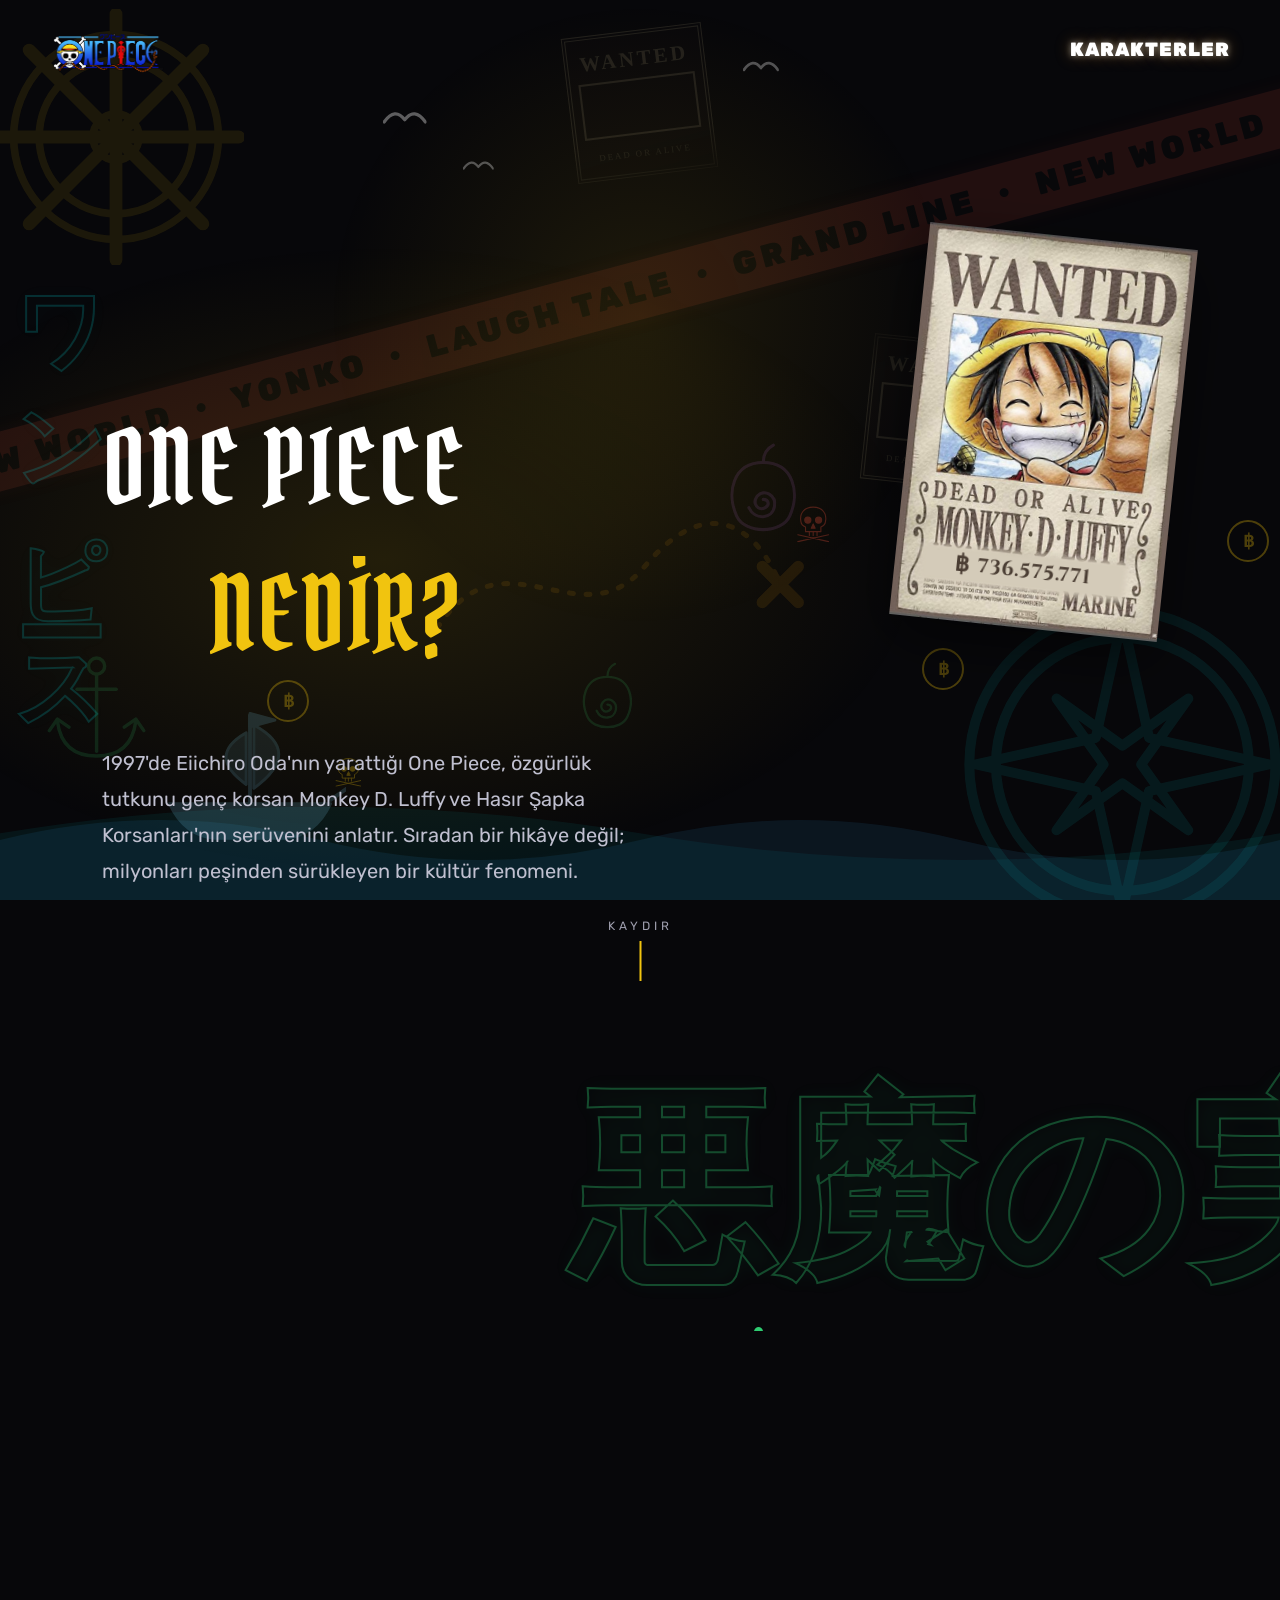
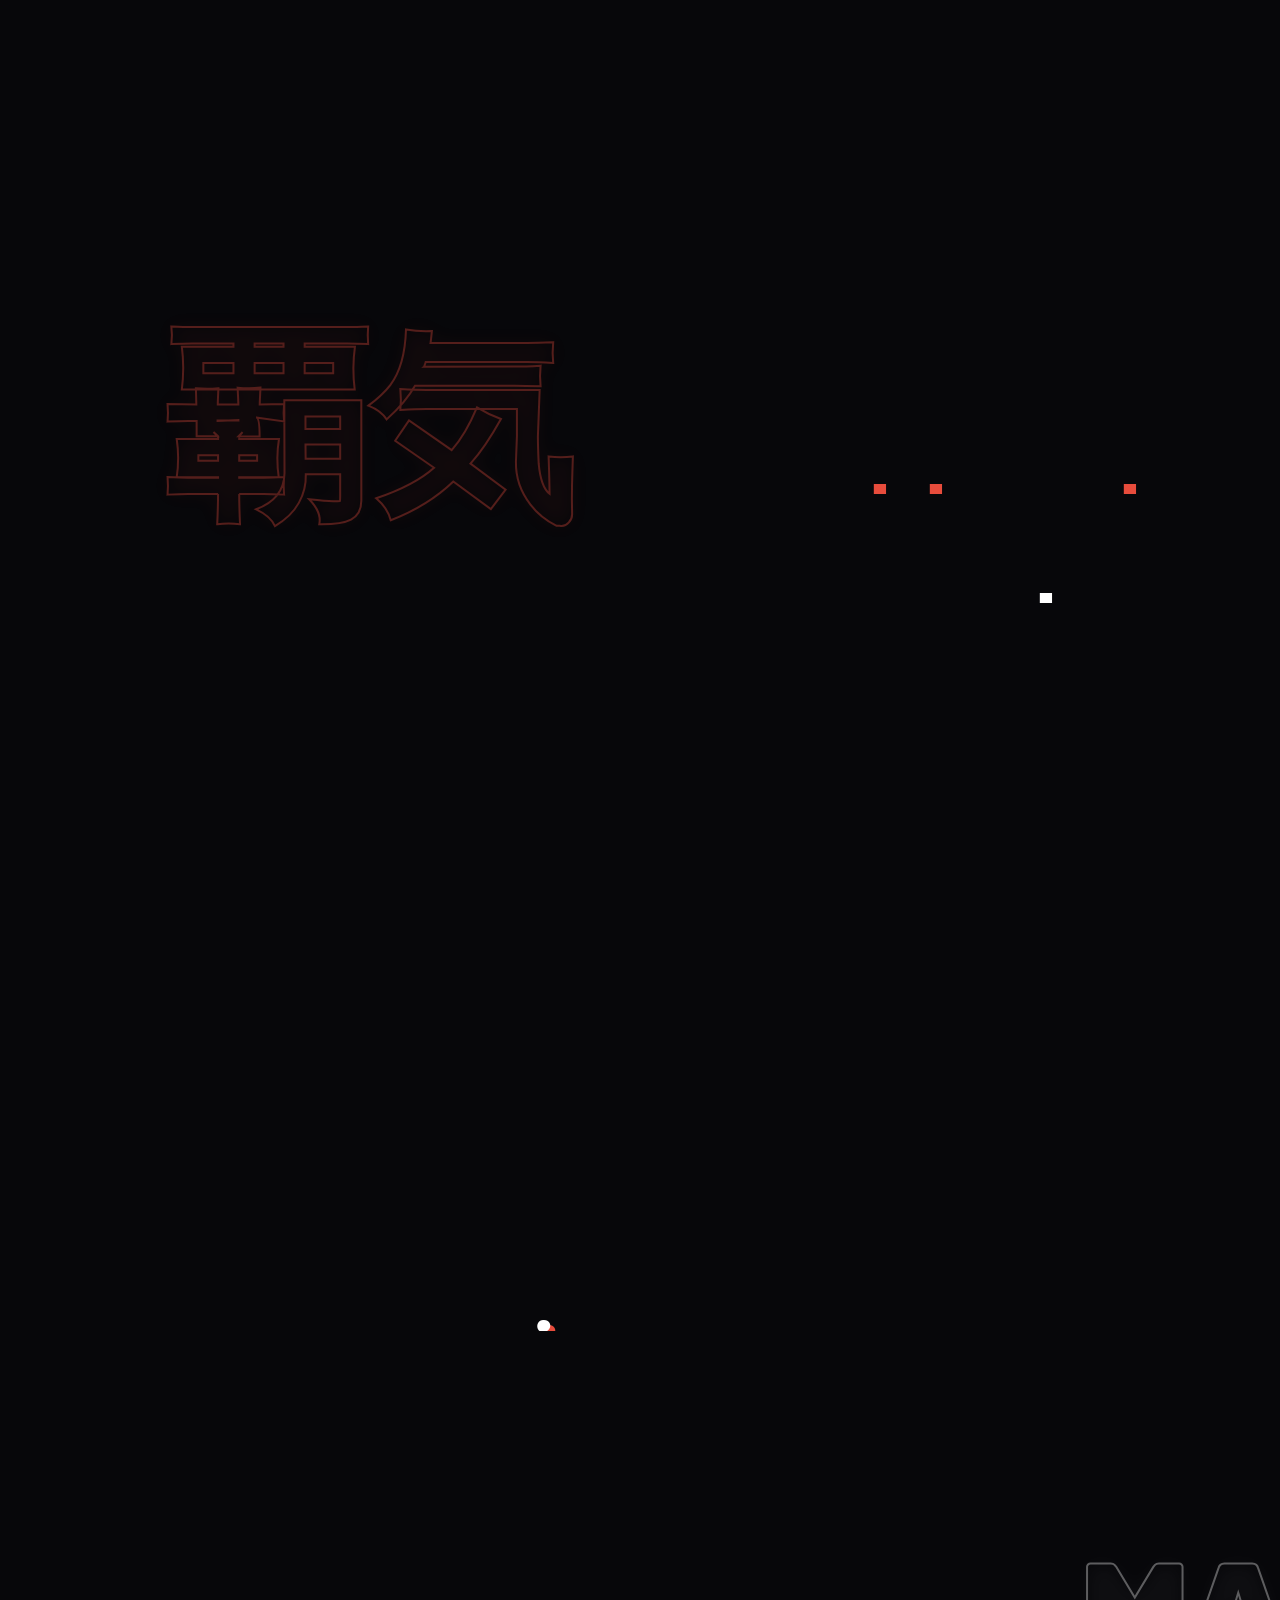
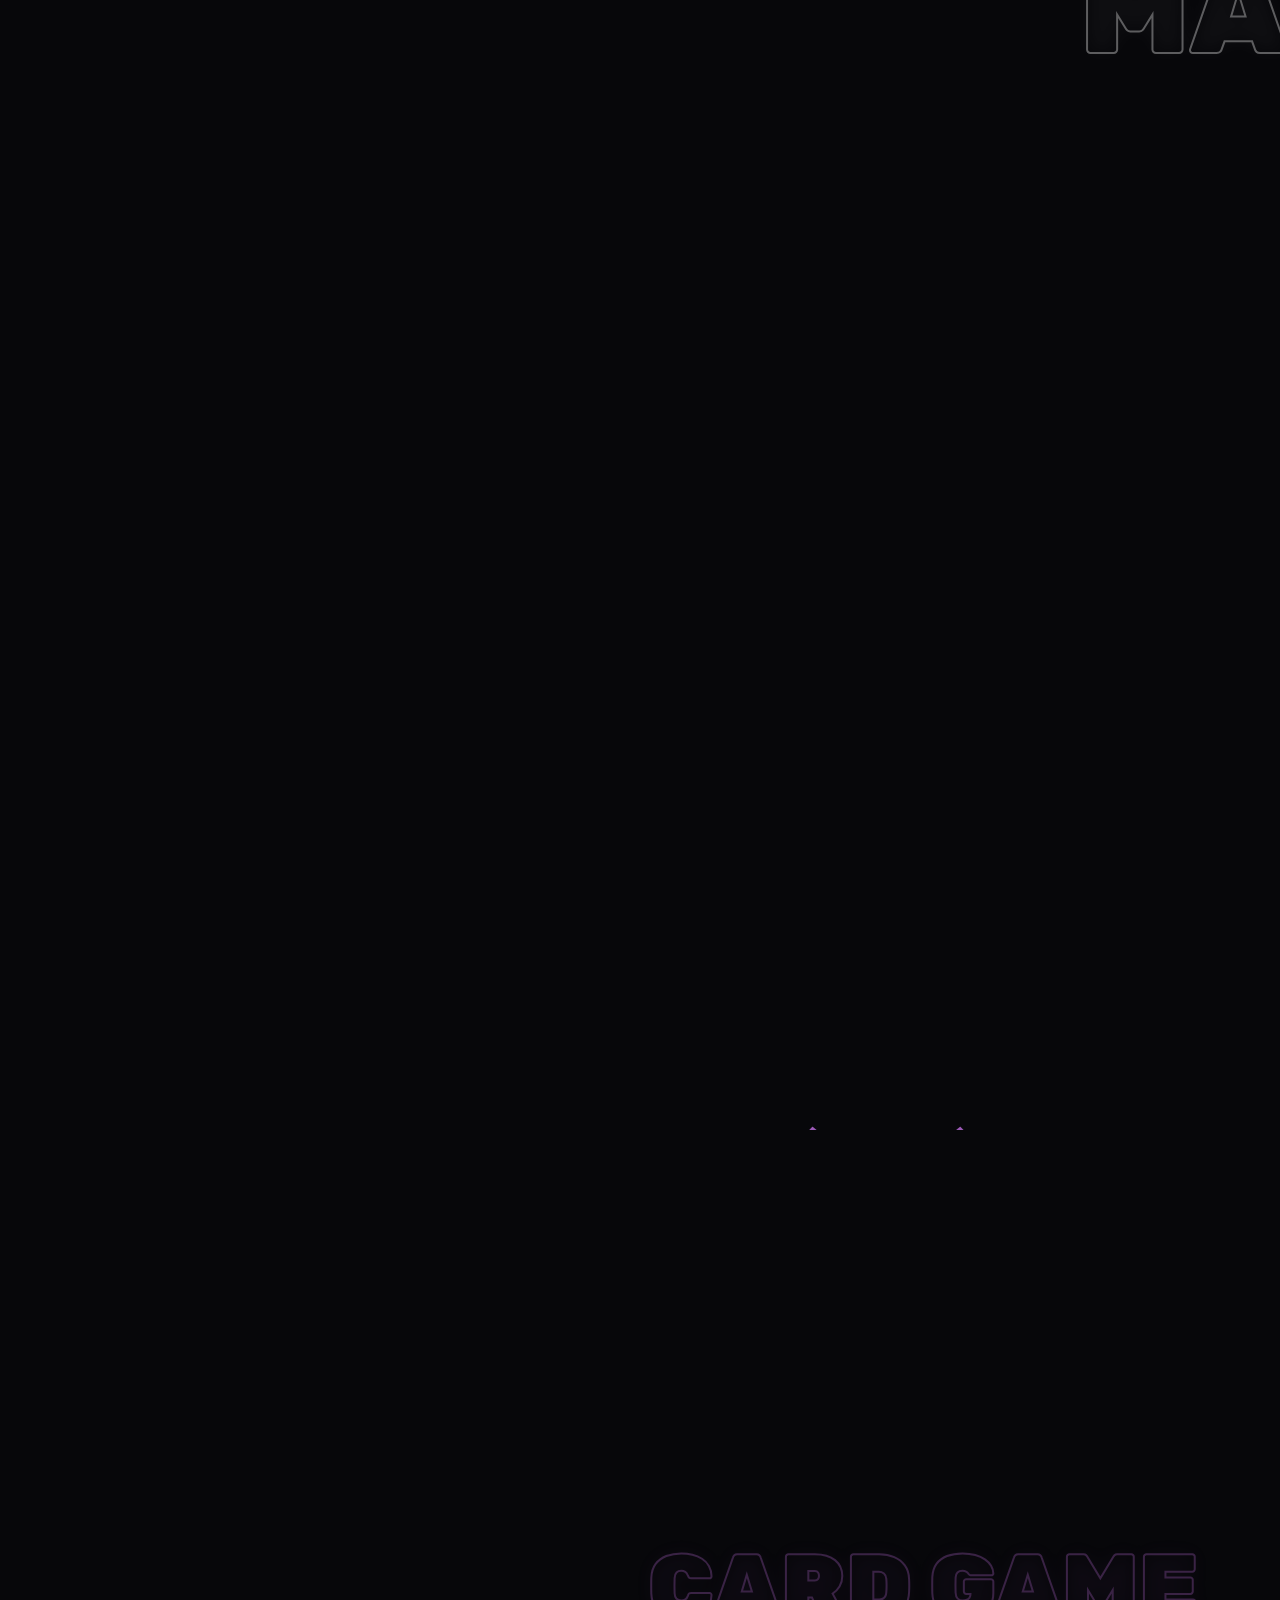
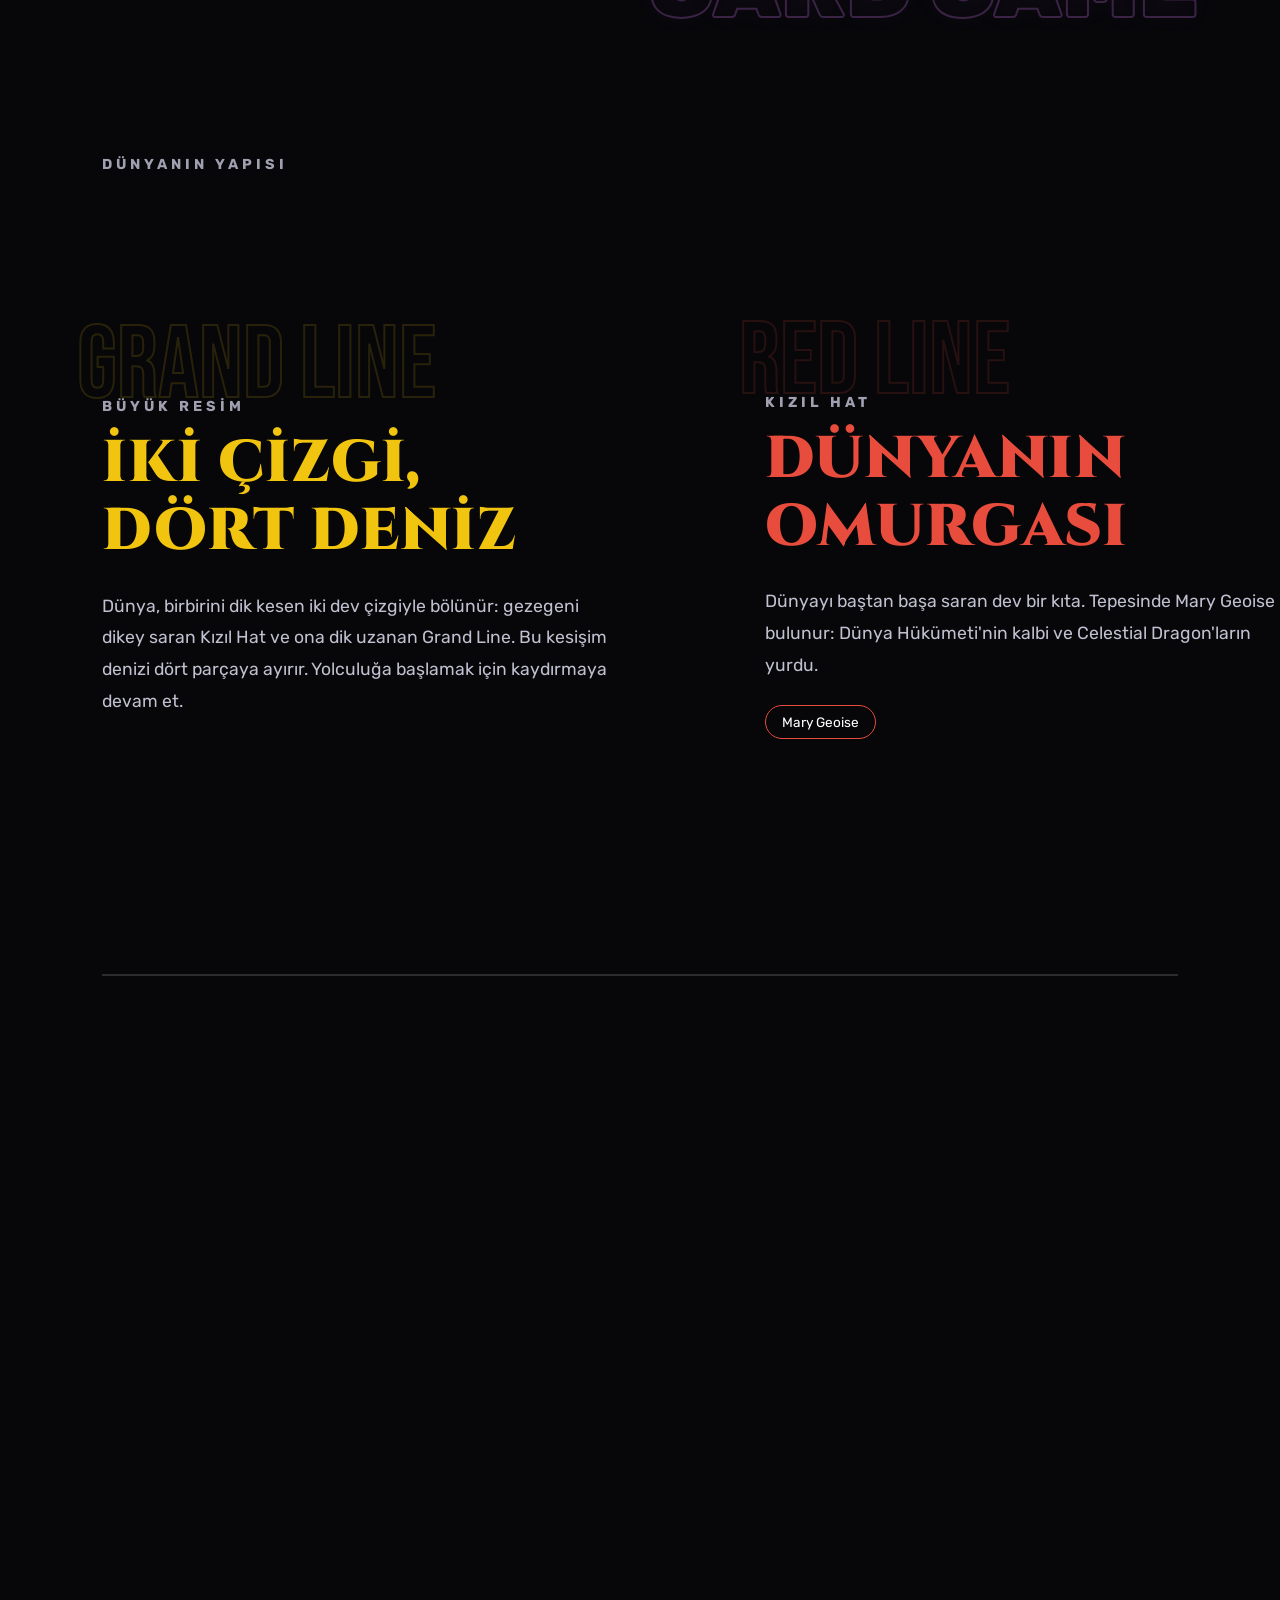
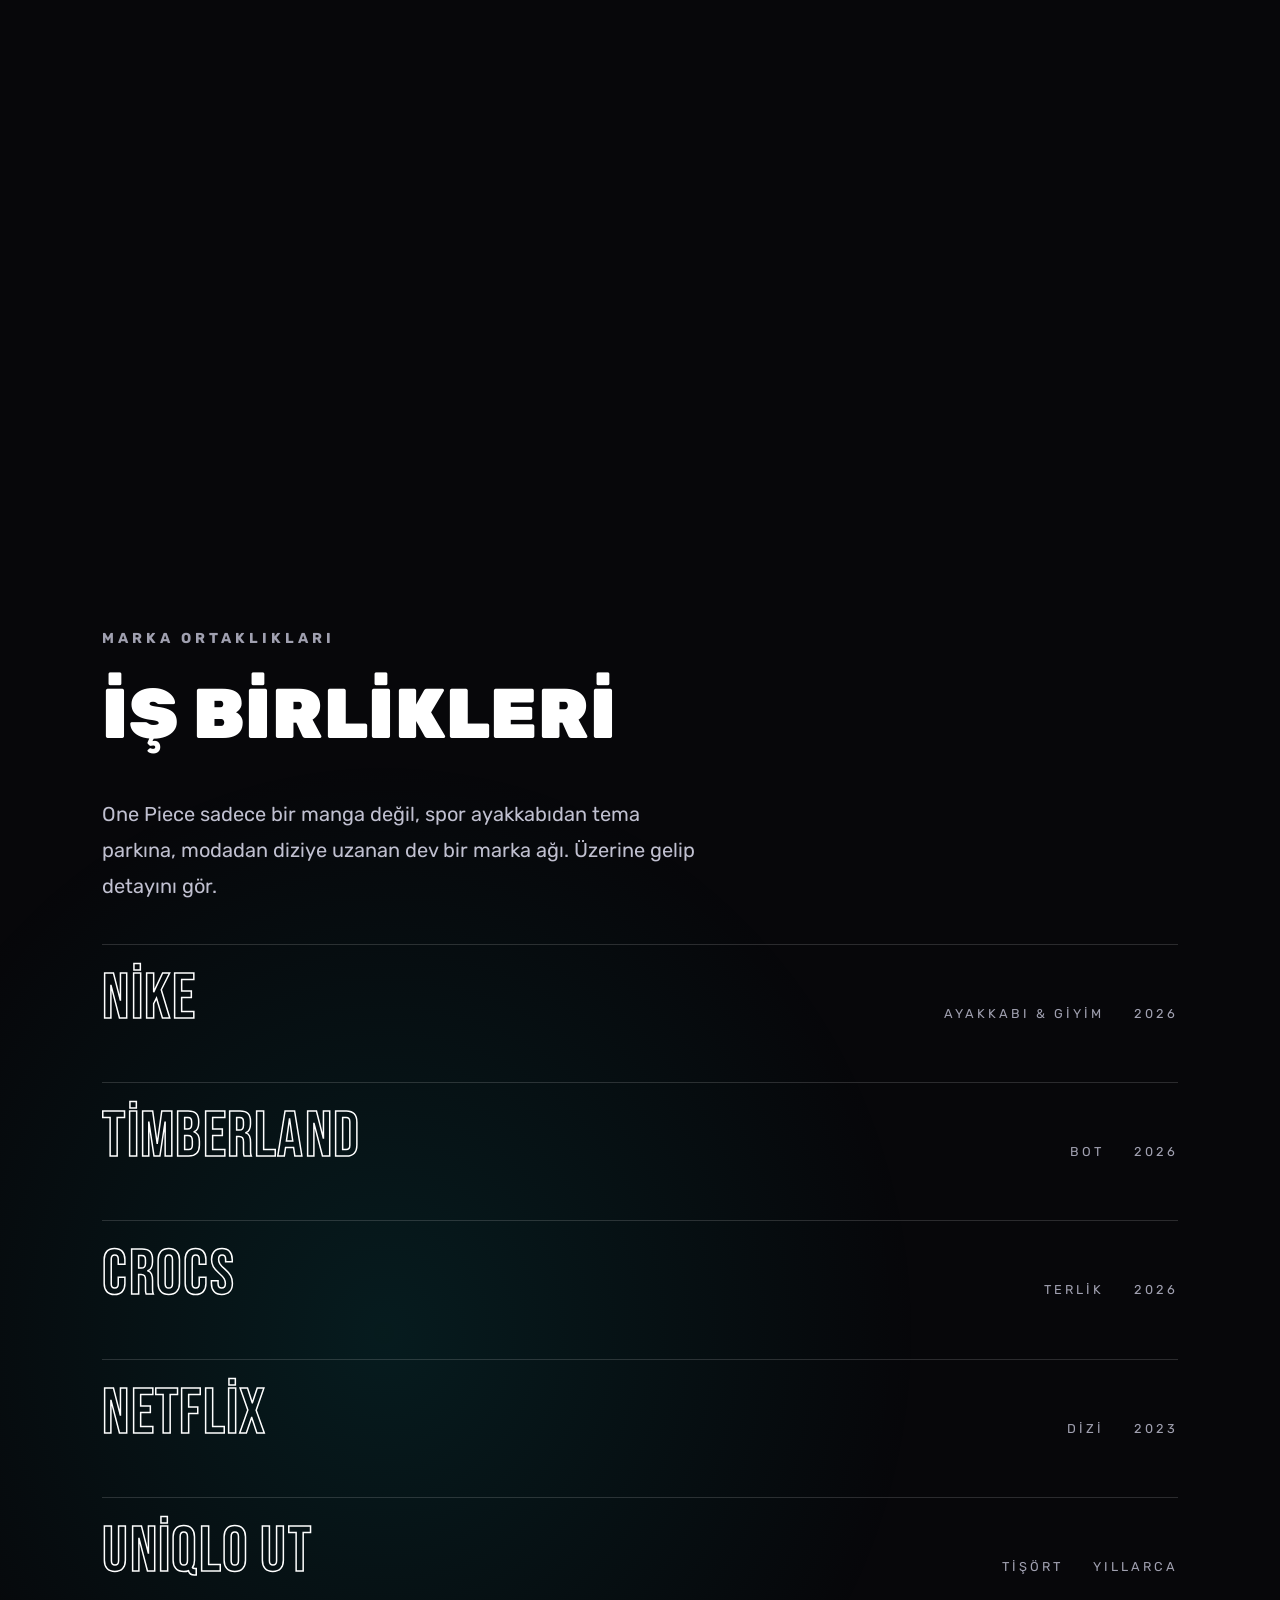
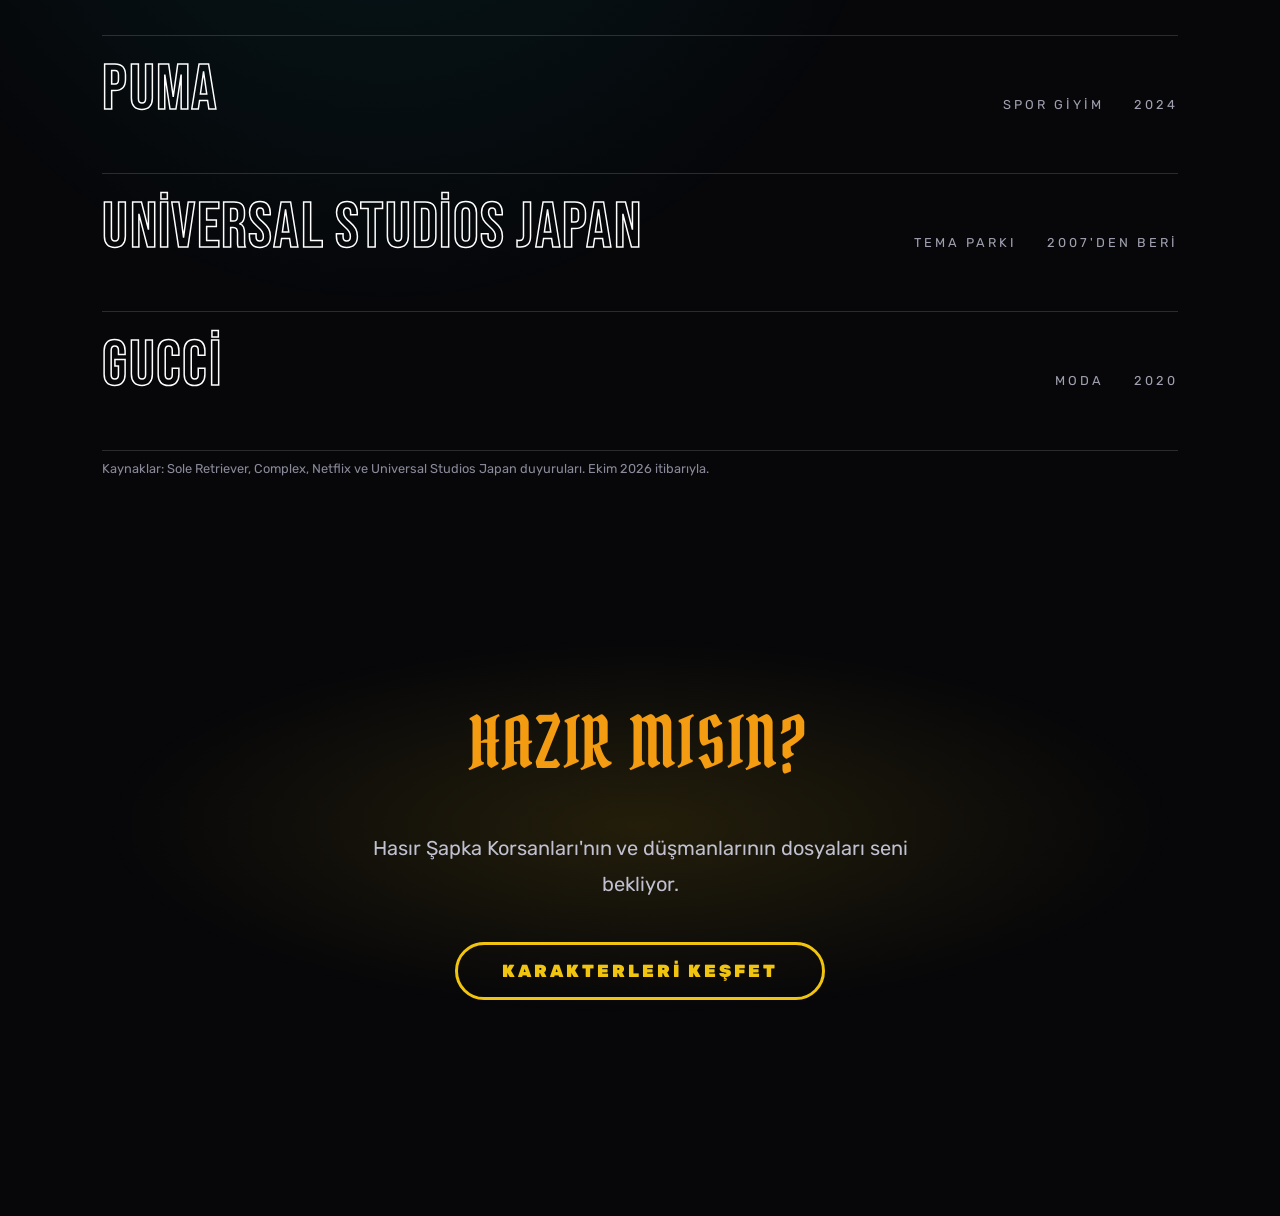
<file: index.html>
<!DOCTYPE html>
<html lang="tr">
<head>
    <meta charset="UTF-8">
    <meta name="viewport" content="width=device-width, initial-scale=1.0">
    <title>Ana Sayfa - One Piece Wiki</title>
    <link rel="preconnect" href="https://fonts.googleapis.com">
    <link rel="preconnect" href="https://fonts.gstatic.com" crossorigin>
    <link href="https://fonts.googleapis.com/css2?family=Anton&family=Bangers&family=Bebas+Neue&family=Cinzel:wght@500;700;900&family=Pirata+One&family=Playfair+Display:ital,wght@1,900&family=Righteous&family=Rubik:wght@400;500;700&family=Russo+One&display=swap" rel="stylesheet">
    <link rel="preload" as="image" href="luffy.png">
    <link rel="stylesheet" href="style.css">
    <noscript><style>.acilis-perdesi{display:none}</style></noscript>
</head>
<body>

    <!-- Açılış ekranı (oturum başına bir kez) -->
    <div class="acilis-perdesi" id="acilisPerdesi" aria-hidden="true">
        <div class="acilis-sayac"><span id="acilisYuzde">0</span>%</div>
        <!-- Luffy koşarken yol dolar -->
        <div class="acilis-yol">
            <div class="acilis-dolgu"></div>
            <div class="acilis-luffy">
                <i class="hiz-cizgisi" style="top:22%;width:90px;--d:0s"></i>
                <i class="hiz-cizgisi" style="top:42%;width:140px;--d:.15s"></i>
                <i class="hiz-cizgisi" style="top:62%;width:110px;--d:.3s"></i>
                <i class="hiz-cizgisi" style="top:80%;width:80px;--d:.08s"></i>
                <b class="toz" style="--d:0s"></b>
                <b class="toz" style="--d:.23s"></b>
                <b class="toz" style="--d:.46s"></b>
                <span class="luffy-golge"></span>
                <img class="luffy-iz" src="luffy.png" alt="" style="--s:-.14s;--k:-14%;--a:.14">
                <img class="luffy-iz" src="luffy.png" alt="" style="--s:-.26s;--k:-28%;--a:.07">
                <img class="luffy-ana" src="luffy.png" alt="">
            </div>
        </div>
        <div class="acilis-yazi">GRAND LINE'A GİRİLİYOR</div>
    </div>

    <div class="ilerleme-cubugu" aria-hidden="true"></div>

    <!-- Üst Menü -->
    <nav class="menu">
        <div class="logo-kismi">
            <a href="index.html"><img src="logo.png" alt="One Piece Wiki ana sayfa" class="site-logo"></a>
        </div>
        <ul class="ana-linkler">
            <li><a href="karakterler.html">KARAKTERLER</a></li>
        </ul>
    </nav>

    <!-- ARKAPLAN DEKORASYON KATMANI -->
    <div class="arka-dekor-katmani" aria-hidden="true">
        <div class="par-katman" data-derinlik="0.012"><div class="kayan-bant-kapsayici">
            <div class="kayan-bant-yazi">
                GRAND LINE &nbsp;&bull;&nbsp; NEW WORLD &nbsp;&bull;&nbsp; YONKO &nbsp;&bull;&nbsp; LAUGH TALE &nbsp;&bull;&nbsp; GRAND LINE &nbsp;&bull;&nbsp; NEW WORLD &nbsp;&bull;&nbsp; YONKO &nbsp;&bull;&nbsp; LAUGH TALE &nbsp;&bull;&nbsp; GRAND LINE &nbsp;&bull;&nbsp; NEW WORLD &nbsp;&bull;&nbsp; YONKO &nbsp;&bull;&nbsp; LAUGH TALE &nbsp;&bull;&nbsp; GRAND LINE &nbsp;&bull;&nbsp; NEW WORLD &nbsp;&bull;&nbsp; YONKO &nbsp;&bull;&nbsp; LAUGH TALE &nbsp;&bull;&nbsp; GRAND LINE &nbsp;&bull;&nbsp; NEW WORLD &nbsp;&bull;&nbsp; YONKO &nbsp;&bull;&nbsp; LAUGH TALE &nbsp;&bull;&nbsp; GRAND LINE &nbsp;&bull;&nbsp; NEW WORLD &nbsp;&bull;&nbsp; YONKO &nbsp;&bull;&nbsp; LAUGH TALE &nbsp;&bull;&nbsp; GRAND LINE &nbsp;&bull;&nbsp; NEW WORLD &nbsp;&bull;&nbsp; YONKO &nbsp;&bull;&nbsp; LAUGH TALE &nbsp;&bull;&nbsp; GRAND LINE &nbsp;&bull;&nbsp; NEW WORLD &nbsp;&bull;&nbsp; YONKO &nbsp;&bull;&nbsp; LAUGH TALE &nbsp;&bull;&nbsp;
            </div>
        </div></div>

        <div class="imlec-isigi"></div>
        <svg class="dalgalar dalga-arka" viewBox="0 0 2880 120" preserveAspectRatio="none"><path d="M0 70 Q360 30 720 70 T1440 70 T2160 70 T2880 70 V120 H0Z"/></svg>
        <svg class="dalgalar dalga-on" viewBox="0 0 2880 120" preserveAspectRatio="none"><path d="M0 60 Q180 20 360 60 T720 60 T1080 60 T1440 60 T1800 60 T2160 60 T2520 60 T2880 60 V120 H0Z"/></svg>

                <!-- Korsan temalı çizimler (tek tek <use> ile çağrılır) -->
        <svg width="0" height="0" style="position:absolute" aria-hidden="true"><defs>
            <symbol id="dumen" viewBox="0 0 100 100"><circle cx="50" cy="50" r="30"/><circle cx="50" cy="50" r="9"/><circle cx="50" cy="50" r="40"/><g><line x1="50" y1="2" x2="50" y2="98" stroke-width="5"/><line x1="50" y1="2" x2="50" y2="98" stroke-width="5" transform="rotate(45 50 50)"/><line x1="50" y1="2" x2="50" y2="98" stroke-width="5" transform="rotate(90 50 50)"/><line x1="50" y1="2" x2="50" y2="98" stroke-width="5" transform="rotate(135 50 50)"/></g></symbol>
            <symbol id="pusula" viewBox="0 0 100 100"><circle cx="50" cy="50" r="46"/><circle cx="50" cy="50" r="38"/><path d="M50 6 L58 42 L94 50 L58 58 L50 94 L42 58 L6 50 L42 42Z"/><path d="M50 22 L54 46 L78 50 L54 54 L50 78 L46 54 L22 50 L46 46Z" transform="rotate(45 50 50)"/><g stroke-width="2"><line x1="50" y1="4" x2="50" y2="12"/><line x1="50" y1="88" x2="50" y2="96"/><line x1="4" y1="50" x2="12" y2="50"/><line x1="88" y1="50" x2="96" y2="50"/></g></symbol>
            <symbol id="cipa" viewBox="0 0 100 100"><circle cx="50" cy="14" r="7"/><line x1="50" y1="21" x2="50" y2="88"/><line x1="33" y1="34" x2="67" y2="34"/><path d="M16 62 Q20 92 50 92 Q80 92 84 62"/><path d="M9 70 L16 60 L26 67"/><path d="M91 70 L84 60 L74 67"/></symbol>
            <symbol id="kuru" viewBox="0 0 100 100"><path d="M50 8 C25 8 14 26 18 46 C19 54 25 58 30 60 L30 72 L70 72 L70 60 C75 58 81 54 82 46 C86 26 75 8 50 8Z"/><circle cx="36" cy="42" r="8" fill="currentColor"/><circle cx="64" cy="42" r="8" fill="currentColor"/><path d="M50 52 L45 63 L55 63Z" fill="currentColor"/><path d="M40 72 V82 M50 72 V82 M60 72 V82"/><path d="M10 80 L90 98 M90 80 L10 98"/></symbol>
            <symbol id="hasir" viewBox="0 -16 100 116"><path d="M50 14 C27 14 16 30 19 47 C20 54 25 58 30 60 L30 72 L70 72 L70 60 C75 58 80 54 81 47 C84 30 73 14 50 14Z"/><circle cx="37" cy="45" r="7" fill="currentColor"/><circle cx="63" cy="45" r="7" fill="currentColor"/><path d="M50 54 L46 63 L54 63Z" fill="currentColor"/><path d="M41 72 V80 M50 72 V80 M59 72 V80"/><path d="M10 80 L90 98 M90 80 L10 98"/><ellipse cx="50" cy="16" rx="47" ry="9"/><path d="M27 13 Q28 -12 50 -12 Q72 -12 73 13"/><path d="M28 5 Q50 11 72 5" stroke-width="5"/></symbol>
            <symbol id="gemi" viewBox="0 0 200 160"><path d="M16 108 L184 108 Q168 142 136 144 L64 144 Q32 142 16 108Z" fill="currentColor"/><line x1="100" y1="16" x2="100" y2="108" stroke-width="4"/><path d="M104 26 Q156 54 104 92Z" fill="currentColor" fill-opacity=".55"/><path d="M96 34 Q54 58 96 88Z" fill="currentColor" fill-opacity=".55"/><path d="M100 14 L126 21 L100 28Z" fill="currentColor"/><line x1="184" y1="104" x2="204" y2="90" stroke-width="4"/></symbol>
            <symbol id="meyve" viewBox="0 0 100 100"><path d="M50 22 C20 22 14 52 24 74 C32 92 68 92 76 74 C86 52 80 22 50 22Z"/><path d="M50 22 Q50 10 60 5"/><path d="M50 58 C55 58 57 63 52 66 C45 70 39 62 44 55 C51 47 63 54 61 65 C59 77 42 79 36 66"/></symbol>
            <symbol id="hazine-harita" viewBox="0 0 300 120"><path d="M8 100 C60 20 120 112 170 52 S258 22 276 66" stroke-dasharray="3 10" stroke-width="4"/><path d="M262 52 L290 80 M290 52 L262 80" stroke-width="9"/></symbol>
            <symbol id="marti" viewBox="0 0 40 14"><path d="M1 11 Q11 -3 20 9 Q29 -3 39 11"/></symbol>
        </defs></svg>

        <div class="obje-maske" id="objeMaske">
        <!-- Uzak katman -->
        <div class="par-katman" data-derinlik="0.02">
            <div class="ob donen" style="top:7.76%;left:6.06%;width:20vw;color:#f1c40f;--o:.09"><svg viewBox="0 0 100 100" aria-hidden="true"><use href="#dumen"/></svg></div>
            <div class="ob sallan" style="top:64.18%;left:71.25%;width:26vw;color:#00d2d3;--o:.09"><svg viewBox="0 0 100 100" aria-hidden="true"><use href="#pusula"/></svg></div>
            <div class="ob sallan" style="top:38.51%;left:75.74%;width:12.5vw;color:#e74c3c;--o:.09"><svg viewBox="0 -16 100 116" aria-hidden="true"><use href="#hasir"/></svg></div>
            <div class="ob yuzen" style="top:54.79%;left:35.63%;width:30vw;color:#f39c12;--o:.1"><svg viewBox="0 0 300 120" aria-hidden="true"><use href="#hazine-harita"/></svg></div>
        </div>

        <!-- Orta katman -->
        <div class="par-katman" data-derinlik="0.04">
            <div class="ob sallan" style="top:69.16%;left:9.47%;width:9vw;color:#2ecc71;--o:.14"><svg viewBox="0 0 100 100" aria-hidden="true"><use href="#cipa"/></svg></div>
            <div class="ob yuzen" style="top:49.04%;left:54.79%;width:8vw;color:#9b59b6;--o:.16"><svg viewBox="0 0 100 100" aria-hidden="true"><use href="#meyve"/></svg></div>
            <div class="ob yuzen gecikme" style="top:70.11%;left:45.21%;width:6vw;color:#2ecc71;--o:.14"><svg viewBox="0 0 100 100" aria-hidden="true"><use href="#meyve"/></svg></div>
            <div class="ilan-golge" style="top:9.77%;left:45.21%;--r:-7deg;"><b>WANTED</b><i></i><span>DEAD OR ALIVE</span></div>
            <div class="ilan-golge" style="top:39.46%;left:65.27%;--r:6deg;"><b>WANTED</b><i></i><span>DEAD OR ALIVE</span></div>
            <div class="ob gemi-suzul" style="top:73.95%;left:17.25%;width:15vw;color:#7fdbff;--o:.16"><svg viewBox="0 0 200 160" aria-hidden="true"><use href="#gemi"/></svg></div>
        </div>

        <!-- Yakın katman -->
        <div class="par-katman" data-derinlik="0.075">
            <div class="ob marti-uc" style="top:17.43%;left:32.64%;width:3.4vw;color:#fff;--o:.35"><svg viewBox="0 0 40 14" aria-hidden="true"><use href="#marti"/></svg></div>
            <div class="ob marti-uc gecikme" style="top:22.22%;left:38.03%;width:2.4vw;color:#fff;--o:.3"><svg viewBox="0 0 40 14" aria-hidden="true"><use href="#marti"/></svg></div>
            <div class="ob marti-uc gecikme2" style="top:12.64%;left:56.88%;width:2.8vw;color:#fff;--o:.3"><svg viewBox="0 0 40 14" aria-hidden="true"><use href="#marti"/></svg></div>
            <span class="berry-para" style="top:72.03%;left:24.86%;--g:0s;">฿</span>
            <span class="berry-para" style="top:68.97%;left:68.98%;--g:1.4s;">฿</span>
            <span class="berry-para" style="top:56.7%;left:89.51%;--g:2.6s;">฿</span>
            <div class="ob sallan" style="top:55.17%;left:60.36%;width:3vw;color:#e74c3c;--o:.3"><svg viewBox="0 0 100 100" aria-hidden="true"><use href="#kuru"/></svg></div>
            <div class="ob sallan gecikme" style="top:79.31%;left:29.29%;width:2.4vw;color:#f1c40f;--o:.3"><svg viewBox="0 0 100 100" aria-hidden="true"><use href="#kuru"/></svg></div>
        </div>
        </div>
    </div>

    <main class="asimetrik-kaydirma">

        <!-- 1. GİRİŞ -->
        <section class="asimetrik-bolum hero-bolumu gizle-tetikleyici">
            <div class="dev-transparan-yazi dikey-japonca neon-mavi" lang="ja" aria-hidden="true">ワンピース</div>

            <aside class="wanted-poster" id="wantedPoster" aria-label="Monkey D. Luffy eşkâl ilanı">
                <div class="wanted-resim">
                    <img src="wanted.jpg" alt="Monkey D. Luffy eşkâl ilanı" width="575" height="836">
                    <!-- Resimdeki ödül yazısının üstünü kapatıp canlı sayacı koyar -->
                    <div class="wanted-odul-yama"><span class="berry">฿</span><span id="odulSayac" data-hedef="3000000000">3.000.000.000</span></div>
                </div>
            </aside>
            <div class="kaydir-ipucu" aria-hidden="true"><span>KAYDIR</span><i></i></div>

            <div class="hero-icerik">
                <div class="yazi-maske"><h1 class="cesur-baslik anim-yazi">ONE PIECE</h1></div>
                <div class="yazi-maske"><h2 class="cesur-baslik renkli-vurgu anim-yazi" style="margin-left: 10%;">NEDİR?</h2></div>

                <div class="hero-alt-kisim anim-yukari">
                    <p class="asimetrik-metin sag-metin">
                        1997'de Eiichiro Oda'nın yarattığı One Piece, özgürlük tutkunu genç korsan Monkey D. Luffy ve Hasır Şapka Korsanları'nın serüvenini anlatır. Sıradan bir hikâye değil; milyonları peşinden sürükleyen bir kültür fenomeni.
                    </p>
                </div>
            </div>
        </section>

        <!-- 2. ŞEYTAN MEYVELERİ -->
        <section class="asimetrik-bolum gizle-tetikleyici">
            <div class="dev-transparan-yazi japonca-yazi neon-yesil" lang="ja" aria-hidden="true" style="right: -2%; top: 10%;">悪魔の実</div>

            <div class="icerik-kutusu sola-yasli">
                <div class="etiket anim-yukari">GÜÇ SİSTEMİ 01</div>
                <div class="yazi-maske"><h2 class="cesur-alt-baslik yesil-vurgu anim-yazi">ŞEYTAN MEYVELERİ</h2></div>
                <div class="yazi-maske"><h2 class="cesur-alt-baslik anim-yazi" style="margin-left: 15%;">(AKUMA NO MI)</h2></div>

                <p class="asimetrik-metin anim-yukari" style="margin-left: 20%; margin-top: 30px;">
                    Dünyanın en gizemli güç kaynaklarından biri. Yiyene doğaüstü yetenekler verir ve <strong>Paramecia</strong>, <strong>Zoan</strong>, <strong>Logia</strong> olarak üçe ayrılır. Bedeli ağırdır: denizin laneti yüzünden kullanıcı sonsuza dek yüzme yeteneğini kaybeder.
                </p>
            </div>
        </section>

        <!-- 3. HAKİ -->
        <section class="asimetrik-bolum gizle-tetikleyici">
            <div class="dev-transparan-yazi japonca-yazi neon-kirmizi" lang="ja" aria-hidden="true" style="left: -2%; top: 20%;">覇気</div>

            <div class="icerik-kutusu saga-yasli">
                <div class="etiket anim-yukari">GÜÇ SİSTEMİ 02</div>
                <div class="yazi-maske"><h2 class="cesur-alt-baslik kirmizi-vurgu anim-yazi">HAKİ: İRADENİN</h2></div>
                <div class="yazi-maske"><h2 class="cesur-alt-baslik anim-yazi">SİLAHI</h2></div>

                <p class="asimetrik-metin anim-yukari" style="margin-right: 15%; margin-top: 30px;">
                    Her canlının içinde uyuyan ruhsal enerji. <strong>Gözlem</strong> tehlikeyi önceden sezdirir, <strong>Silahlanma</strong> saldırıyı ve savunmayı çelikleştirir. <strong>Fatih Hakisi</strong> ise milyonda bir kişide bulunur. Şeytan Meyvesi olmadan da zirveye çıkmanın yoludur.
                </p>
            </div>
        </section>

        <!-- 4. MANGA -->
        <section class="asimetrik-bolum gizle-tetikleyici manga-bolum">
            <div class="hiz-cizgileri" aria-hidden="true"></div>
            <div class="dev-transparan-yazi neon-beyaz" aria-hidden="true" style="top: auto; bottom: 4%; left: auto; right: 3%; font-size: 10vw;">MANGA</div>

            <!-- Manga görseli (fareye göre eğilir, üzerinde ışık gezer) -->
            <figure class="manga-gorsel egimli">
                <img src="manga.webp" alt="One Piece manga kapağı" loading="lazy">
            </figure>

            <div class="icerik-kutusu sola-yasli" style="margin-top: 100px;">
                <div class="etiket anim-yukari">KÜRESEL FENOMEN</div>
                <div class="yazi-maske"><h2 class="cesur-alt-baslik beyaz-vurgu anim-yazi">MANGA EFSANESİ</h2></div>

                <p class="asimetrik-metin anim-yukari" style="margin-left: 30%;">
                    Dünya genelinde 500 milyonun üzerinde kopya satarak "en çok satan manga serisi" rekorunu elinde tutuyor ve Guinness Dünya Rekorları'na girdi.
                    <small class="kaynak-notu">Kaynak: Guinness Dünya Rekorları (2022).</small>
                </p>
            </div>
        </section>

        <!-- 5. FİLM & FİGÜR -->
        <section class="asimetrik-bolum gizle-tetikleyici ciftli-asimetri">
            <div class="icerik-kutusu yarim-kutu anim-yukari">
                <div class="etiket">SİNEMA EVRENİ</div>
                <h3 class="kucuk-cesur kirmizi-vurgu">GİŞE REKORTMENİ FİLMLER</h3>
                <p class="asimetrik-metin">Özellikle "One Piece Film: Red", milyarlarca yen hasılat yaparak küresel gişeleri altüst etmiş, müzikal ile aksiyonu birleştiren eşsiz bir sinematik deneyim sunmuştur.</p>
            </div>

            <div class="icerik-kutusu yarim-kutu anim-yukari" style="margin-top: 150px; margin-left: auto;">
                <div class="etiket">KOLEKSİYON DÜNYASI</div>
                <h3 class="kucuk-cesur altin-vurgu">PREMİUM FİGÜRLER</h3>
                <p class="asimetrik-metin">P.O.P ve devasa reçine (resin) heykeller... One Piece, sıradan bir oyuncak pazarı değil; ince işçiliğin zirvesinde devasa bir sanat endüstrisidir.</p>
            </div>
        </section>

        <!-- 6. KART OYUNU -->
        <section class="asimetrik-bolum gizle-tetikleyici">
            <div class="dev-transparan-yazi neon-mor" aria-hidden="true" style="top: auto; bottom: 10%; left: 10%; font-size: 7vw;">CARD GAME</div>
            <div class="icerik-kutusu merkeze-yasli">
                <div class="etiket anim-yukari">YENİ NESİL REKABET</div>
                <div class="yazi-maske"><h2 class="cesur-alt-baslik mor-vurgu anim-yazi">KART OYUNU (TCG)</h2></div>
                <p class="asimetrik-metin anim-yukari" style="text-align: center; margin: 30px auto 0 auto;">
                    Çıktığı günden beri büyük rakiplere meydan okuyan resmi kart oyunu. Küresel turnuvalar ve nadir kartlarla markanın en rekabetçi alanı.
                </p>

                <!-- Kart yelpazesi (sırayla uçarak gelir, üzerine gelince öne çıkar) -->
                <div class="kart-yelpaze">
                    <figure class="kart-gorsel egimli"><img src="kart1.jpg" alt="One Piece kart oyunu kartı 1" loading="lazy"></figure>
                    <figure class="kart-gorsel egimli"><img src="kart2.jpg" alt="One Piece kart oyunu kartı 2" loading="lazy"></figure>
                    <figure class="kart-gorsel egimli"><img src="kart3.webp" alt="One Piece kart oyunu kartı 3" loading="lazy"></figure>
                </div>
            </div>
        </section>

        <!-- 7. DÜNYANIN YAPISI (yatay kaydırma) -->
        <section class="harita" id="harita" aria-label="One Piece dünyasının yapısı">
            <div class="harita-sabit">
                <div class="harita-ust etiket">DÜNYANIN YAPISI</div>
                <div class="harita-seridi" id="haritaSeridi">

                    <article class="harita-panel" data-hayalet="GRAND LINE" style="--renk:#f1c40f">
                        <div class="etiket">BÜYÜK RESİM</div>
                        <h2 class="harita-baslik">İki çizgi,<br>dört deniz</h2>
                        <p class="asimetrik-metin">Dünya, birbirini dik kesen iki dev çizgiyle bölünür: gezegeni dikey saran Kızıl Hat ve ona dik uzanan Grand Line. Bu kesişim denizi dört parçaya ayırır. Yolculuğa başlamak için kaydırmaya devam et.</p>
                    </article>

                    <article class="harita-panel" data-hayalet="RED LINE" style="--renk:#e74c3c">
                        <div class="etiket">KIZIL HAT</div>
                        <h2 class="harita-baslik">Dünyanın<br>omurgası</h2>
                        <p class="asimetrik-metin">Dünyayı baştan başa saran dev bir kıta. Tepesinde Mary Geoise bulunur: Dünya Hükümeti'nin kalbi ve Celestial Dragon'ların yurdu.</p>
                        <ul class="ada-listesi"><li>Mary Geoise</li></ul>
                    </article>

                    <article class="harita-panel" data-hayalet="FOUR BLUES" style="--renk:#00d2d3">
                        <div class="etiket">DÖRT DENİZ</div>
                        <h2 class="harita-baslik">East, West,<br>North, South</h2>
                        <p class="asimetrik-metin">Grand Line'ın dışında kalan dört deniz. Luffy, East Blue'daki Dawn Adası'nın Foosha Köyü'nden yola çıkar. Dört denizden gelen kanallar Reverse Mountain'ın zirvesinde birleşir ve Grand Line'a akar.</p>
                        <ul class="ada-listesi"><li>Dawn Adası (Foosha Köyü)</li><li>Reverse Mountain</li></ul>
                    </article>

                    <article class="harita-panel" data-hayalet="PARADISE" style="--renk:#2ecc71">
                        <div class="etiket">GRAND LINE · İLK YARI</div>
                        <h2 class="harita-baslik">Paradise</h2>
                        <p class="asimetrik-metin">Pusulalar burada işe yaramaz, çünkü her adanın manyetik alanı farklıdır. Yolcular Log Pose ile adadan adaya sıçrar. Rotanın iki yanında rüzgârsız Calm Belt uzanır ve Deniz Kralları yolu kapatır.</p>
                        <ul class="ada-listesi"><li>Alabasta (çöl krallığı)</li><li>Water 7 (su şehri)</li><li>Marineford (Deniz Kuvvetleri karargâhı)</li></ul>
                    </article>

                    <article class="harita-panel" data-hayalet="SABAODY" style="--renk:#f39c12">
                        <div class="etiket">GEÇİT</div>
                        <h2 class="harita-baslik">Kızıl Hat'ın<br>altından</h2>
                        <p class="asimetrik-metin">Yeni Dünya'ya geçmek için gemiler Sabaody'de kaplanır ve yaklaşık 10.000 metre derindeki Balık Adamlar Adası'na dalar. Oradan yükselen yol, Kızıl Hat'ın ötesine çıkar.</p>
                        <ul class="ada-listesi"><li>Sabaody Takımadaları</li><li>Balık Adamlar Adası</li></ul>
                    </article>

                    <article class="harita-panel" data-hayalet="NEW WORLD" style="--renk:#9b59b6">
                        <div class="etiket">GRAND LINE · İKİNCİ YARI</div>
                        <h2 class="harita-baslik">Yeni Dünya<br>&amp; Laugh Tale</h2>
                        <p class="asimetrik-metin">Hava, deniz ve kurallar burada tahmin edilemez; Yonko'lar bu denizde hüküm sürer. Yolun sonunda efsanevi hazinenin saklandığı Laugh Tale bekler. Oraya ancak Poneglyph taşlarının izi sürülerek ulaşılır.</p>
                        <ul class="ada-listesi"><li>Wano</li><li>Whole Cake Adası</li><li>Laugh Tale</li></ul>
                    </article>

                </div>
                <div class="harita-ilerleme" aria-hidden="true"><i></i></div>
            </div>
        </section>

        <!-- 8. İŞ BİRLİKLERİ -->
        <section class="asimetrik-bolum gizle-tetikleyici collab-bolumu">
            <div class="dev-transparan-yazi neon-mavi" aria-hidden="true" style="top: 1%; left: auto; right: 3%; font-size: 8vw;">COLLAB</div>
            <div class="icerik-kutusu sola-yasli" style="max-width: 1100px;">
                <div class="etiket anim-yukari">MARKA ORTAKLIKLARI</div>
                <div class="yazi-maske"><h2 class="cesur-alt-baslik anim-yazi">İŞ BİRLİKLERİ</h2></div>
                <p class="asimetrik-metin anim-yukari">One Piece sadece bir manga değil, spor ayakkabıdan tema parkına, modadan diziye uzanan dev bir marka ağı. Üzerine gelip detayını gör.</p>
                <div class="anim-yukari">
                    <ul class="collab-liste">
                        <li tabindex="0" style="--renk:#f1c40f"><span class="collab-isim">Nike</span><span class="collab-tur">AYAKKABI &amp; GİYİM</span><span class="collab-yil">2026</span><p class="collab-aciklama">Gomu Gomu, Ope Ope ve Mera Mera Şeytan Meyvelerinden esinlenen üç Air Max Plus modeli; forma, şapka ve tişörtler de koleksiyona eşlik etti. Eylül 2026'da satışa çıktı.</p></li>
                        <li tabindex="0" style="--renk:#2ecc71"><span class="collab-isim">Timberland</span><span class="collab-tur">BOT</span><span class="collab-yil">2026</span><p class="collab-aciklama">Markanın One Piece ile ilk ortak çalışması: ikonik 6 inç bot, seriden yeni çizilmiş illüstrasyonlarla buluştu.</p></li>
                        <li tabindex="0" style="--renk:#00d2d3"><span class="collab-isim">Crocs</span><span class="collab-tur">TERLİK</span><span class="collab-yil">2026</span><p class="collab-aciklama">Luffy, Zoro, Chopper ve Thousand Sunny temalı dört terlik ile Jibbitz süsleri. Bir önceki yıl Luffy'nin Gear 5 hali de özel bir modele ilham olmuştu.</p></li>
                        <li tabindex="0" style="--renk:#e74c3c"><span class="collab-isim">Netflix</span><span class="collab-tur">DİZİ</span><span class="collab-yil">2023</span><p class="collab-aciklama">Shueisha ve Tomorrow Studios ortaklığıyla çekilen live-action dizi 31 Ağustos 2023'te yayınlandı, ikinci sezonu Mart 2026'da izleyiciyle buluştu.</p></li>
                        <li tabindex="0" style="--renk:#f39c12"><span class="collab-isim">Uniqlo UT</span><span class="collab-tur">TİŞÖRT</span><span class="collab-yil">YILLARCA</span><p class="collab-aciklama">Düzenli aralıklarla yeni One Piece tişört koleksiyonları çıkaran marka, dizinin 25. yıl dönümü için de özel bir seri hazırladı.</p></li>
                        <li tabindex="0" style="--renk:#9b59b6"><span class="collab-isim">Puma</span><span class="collab-tur">SPOR GİYİM</span><span class="collab-yil">2024</span><p class="collab-aciklama">Puma'nın sokak ve spor silüetlerini Luffy'nin macera ruhuyla birleştiren ayakkabı ve giyim koleksiyonu.</p></li>
                        <li tabindex="0" style="--renk:#f1c40f"><span class="collab-isim">Universal Studios Japan</span><span class="collab-tur">TEMA PARKI</span><span class="collab-yil">2007'DEN BERİ</span><p class="collab-aciklama">Osaka'daki parkta 2007'den beri her yıl yinelenen One Piece Premier Show ve sınırlı süreli yaz etkinlikleri.</p></li>
                        <li tabindex="0" style="--renk:#ffffff"><span class="collab-isim">Gucci</span><span class="collab-tur">MODA</span><span class="collab-yil">2020</span><p class="collab-aciklama">Eiichiro Oda, markanın 2020 sonbahar-kış koleksiyonundan parçalar giyen Luffy ve Zoro'yu bizzat çizdi.</p></li>
                    </ul>
                </div>
                <small class="kaynak-notu">Kaynaklar: Sole Retriever, Complex, Netflix ve Universal Studios Japan duyuruları. Ekim 2026 itibarıyla.</small>
            </div>
        </section>

        <!-- 9. YÖNLENDİRME -->
        <section class="asimetrik-bolum gizle-tetikleyici cta-bolumu">
            <div class="icerik-kutusu merkeze-yasli">
                <div class="yazi-maske"><h2 class="cesur-alt-baslik altin-vurgu anim-yazi">HAZIR MISIN?</h2></div>
                <p class="asimetrik-metin anim-yukari" style="text-align: center; margin: 30px auto 0 auto;">
                    Hasır Şapka Korsanları'nın ve düşmanlarının dosyaları seni bekliyor.
                </p>
                <div class="anim-yukari">
                    <a href="karakterler.html" class="cta-buton">Karakterleri keşfet</a>
                </div>
            </div>
        </section>

    </main>

    <script src="script.js"></script>
</body>
</html>
</file>
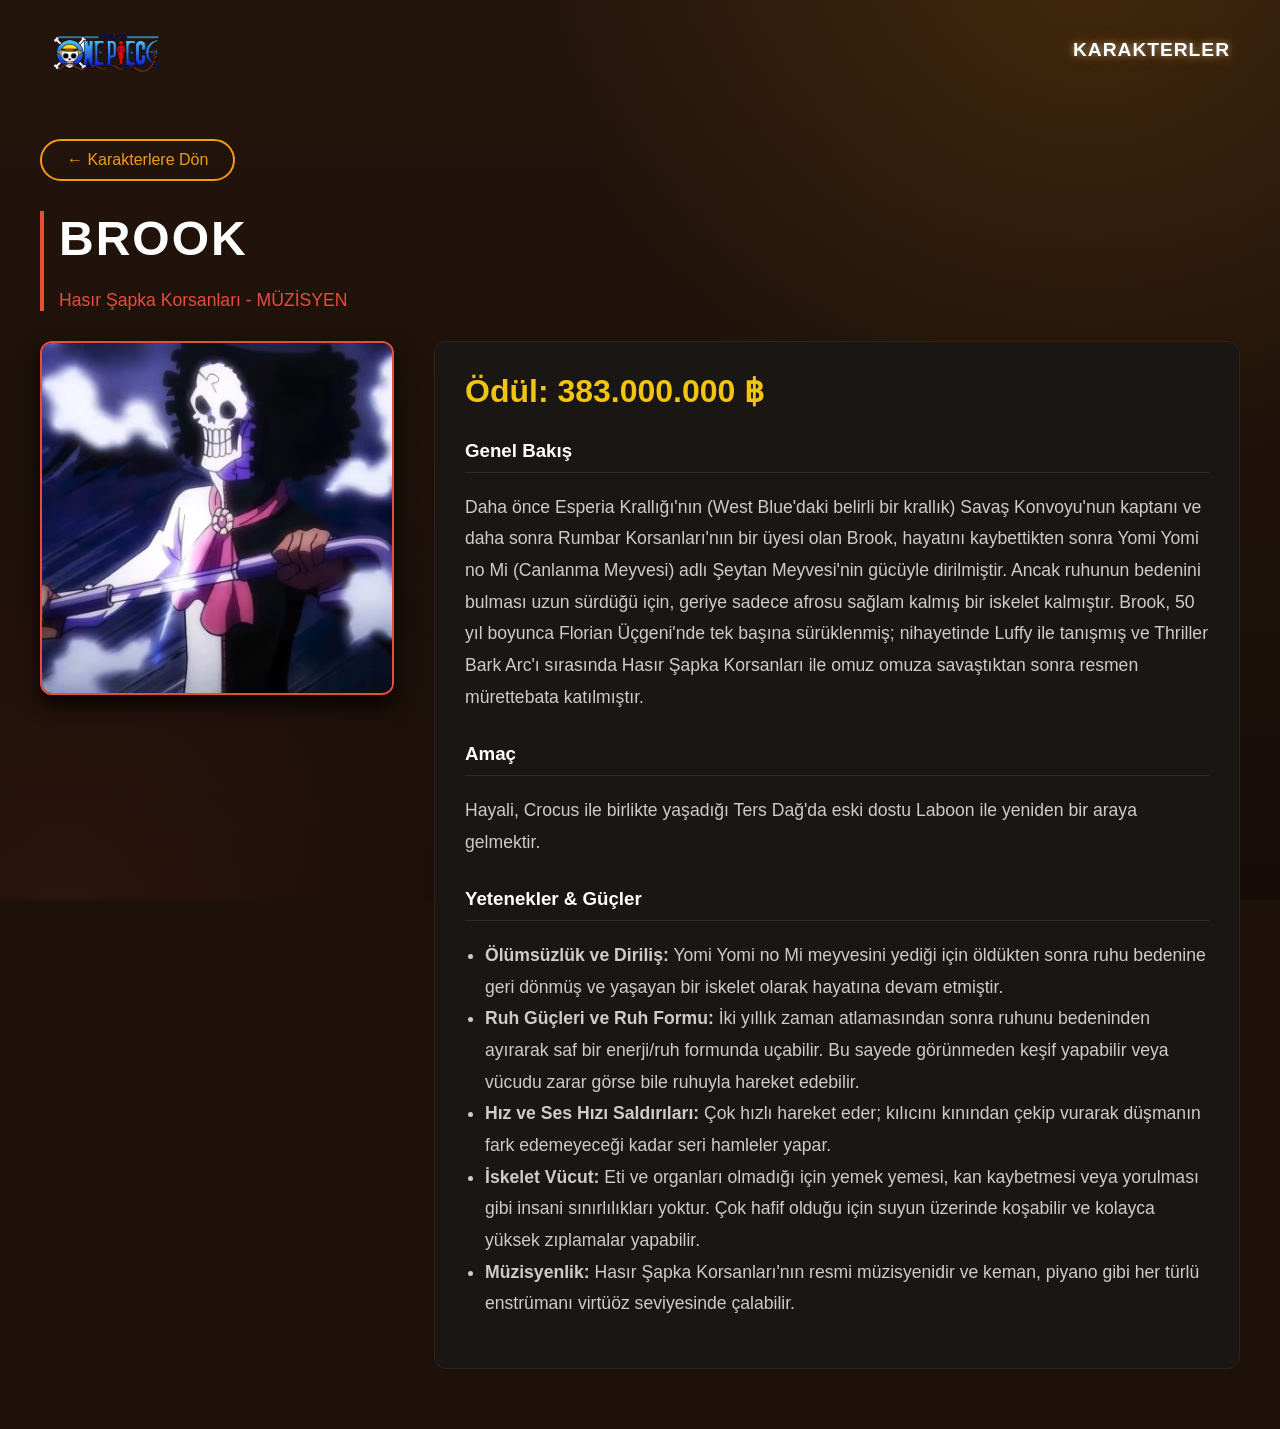
<file: brook.html>
<!DOCTYPE html>
<html lang="tr">
<head>
    <meta charset="UTF-8">
    <title>Brook - One Piece Wiki</title>
    <link rel="stylesheet" href="style.css">
</head>
<body class="wiki-sayfa">

    <nav class="menu">
        <div class="logo-kismi">
            <a href="index.html"><img src="logo.png" alt="Site Logosu" class="site-logo"></a>
        </div>
        <ul class="ana-linkler">
            <li><a href="karakterler.html">KARAKTERLER</a></li>
        </ul>
    </nav>

    <div class="wiki-sayfasi">
        <a href="karakterler.html" class="geri-don-butonu">
    &#8592; Karakterlere Dön
</a>

        <div class="wiki-baslik">
            <h1 style="font-size: 3rem;">BROOK</h1>
            <p style="font-size: 1.1rem; color: #e74c3c;">Hasır Şapka Korsanları - MÜZİSYEN</p>
        </div>

        <div style="display: flex; gap: 40px; align-items: flex-start; margin-top: 30px; flex-wrap: wrap;">
            <img src="brook.jpg.avif" alt="Zoro" style="width: 350px; border-radius: 12px; border: 2px solid #e74c3c; box-shadow: 0 10px 20px rgba(0,0,0,0.8); object-fit: cover;">
            
            <div style="flex: 1; min-width: 300px; background-color: #1a1613; padding: 30px; border-radius: 12px; border: 1px solid #2d241e;">
                <h2 style="color: #f1c40f; margin-top: 0; font-size: 2rem;">Ödül: 383.000.000 ฿</h2>
                
                <h3 style="color: white; border-bottom: 1px solid #332b25; padding-bottom: 10px; margin-top: 30px;">Genel Bakış</h3>
                <p style="font-size: 1.1rem; line-height: 1.8; color: #ccc;">
                    Daha önce Esperia Krallığı'nın (West Blue'daki belirli bir krallık) Savaş Konvoyu'nun kaptanı ve daha sonra Rumbar Korsanları'nın bir üyesi olan Brook, hayatını kaybettikten sonra Yomi Yomi no Mi (Canlanma Meyvesi) adlı Şeytan Meyvesi'nin gücüyle dirilmiştir. Ancak ruhunun bedenini bulması uzun sürdüğü için, geriye sadece afrosu sağlam kalmış bir iskelet kalmıştır. Brook, 50 yıl boyunca Florian Üçgeni'nde tek başına sürüklenmiş; nihayetinde Luffy ile tanışmış ve Thriller Bark Arc'ı sırasında Hasır Şapka Korsanları ile omuz omuza savaştıktan sonra resmen mürettebata katılmıştır.
                </p>

                <h3 style="color: white; border-bottom: 1px solid #332b25; padding-bottom: 10px; margin-top: 30px;">Amaç</h3>
                <p style="font-size: 1.1rem; line-height: 1.8; color: #ccc;">
                    Hayali, Crocus ile birlikte yaşadığı Ters Dağ'da eski dostu Laboon ile yeniden bir araya gelmektir.
                </p>
                
                <h3 style="color: white; border-bottom: 1px solid #332b25; padding-bottom: 10px; margin-top: 30px;">Yetenekler & Güçler</h3>
                <ul style="font-size: 1.1rem; line-height: 1.8; color: #ccc; padding-left: 20px;">
                    <li><strong>Ölümsüzlük ve Diriliş:</strong>  Yomi Yomi no Mi meyvesini yediği için öldükten sonra ruhu bedenine geri dönmüş ve yaşayan bir iskelet olarak hayatına devam etmiştir.</li>
                    <li><strong>Ruh Güçleri ve Ruh Formu:</strong>  İki yıllık zaman atlamasından sonra ruhunu bedeninden ayırarak saf bir enerji/ruh formunda uçabilir. Bu sayede görünmeden keşif yapabilir veya vücudu zarar görse bile ruhuyla hareket edebilir.</li>
                    <li><strong>Hız ve Ses Hızı Saldırıları:</strong>  Çok hızlı hareket eder; kılıcını kınından çekip vurarak düşmanın fark edemeyeceği kadar seri hamleler yapar.</li>
                    <li><strong>İskelet Vücut:</strong>  Eti ve organları olmadığı için yemek yemesi, kan kaybetmesi veya yorulması gibi insani sınırlılıkları yoktur. Çok hafif olduğu için suyun üzerinde koşabilir ve kolayca yüksek zıplamalar yapabilir.</li>
                    <li><strong>Müzisyenlik:</strong> Hasır Şapka Korsanları'nın resmi müzisyenidir ve keman, piyano gibi her türlü enstrümanı virtüöz seviyesinde çalabilir.</li>
                </ul>
            </div>
        </div>
    </div>
</body>
</html>
</file>
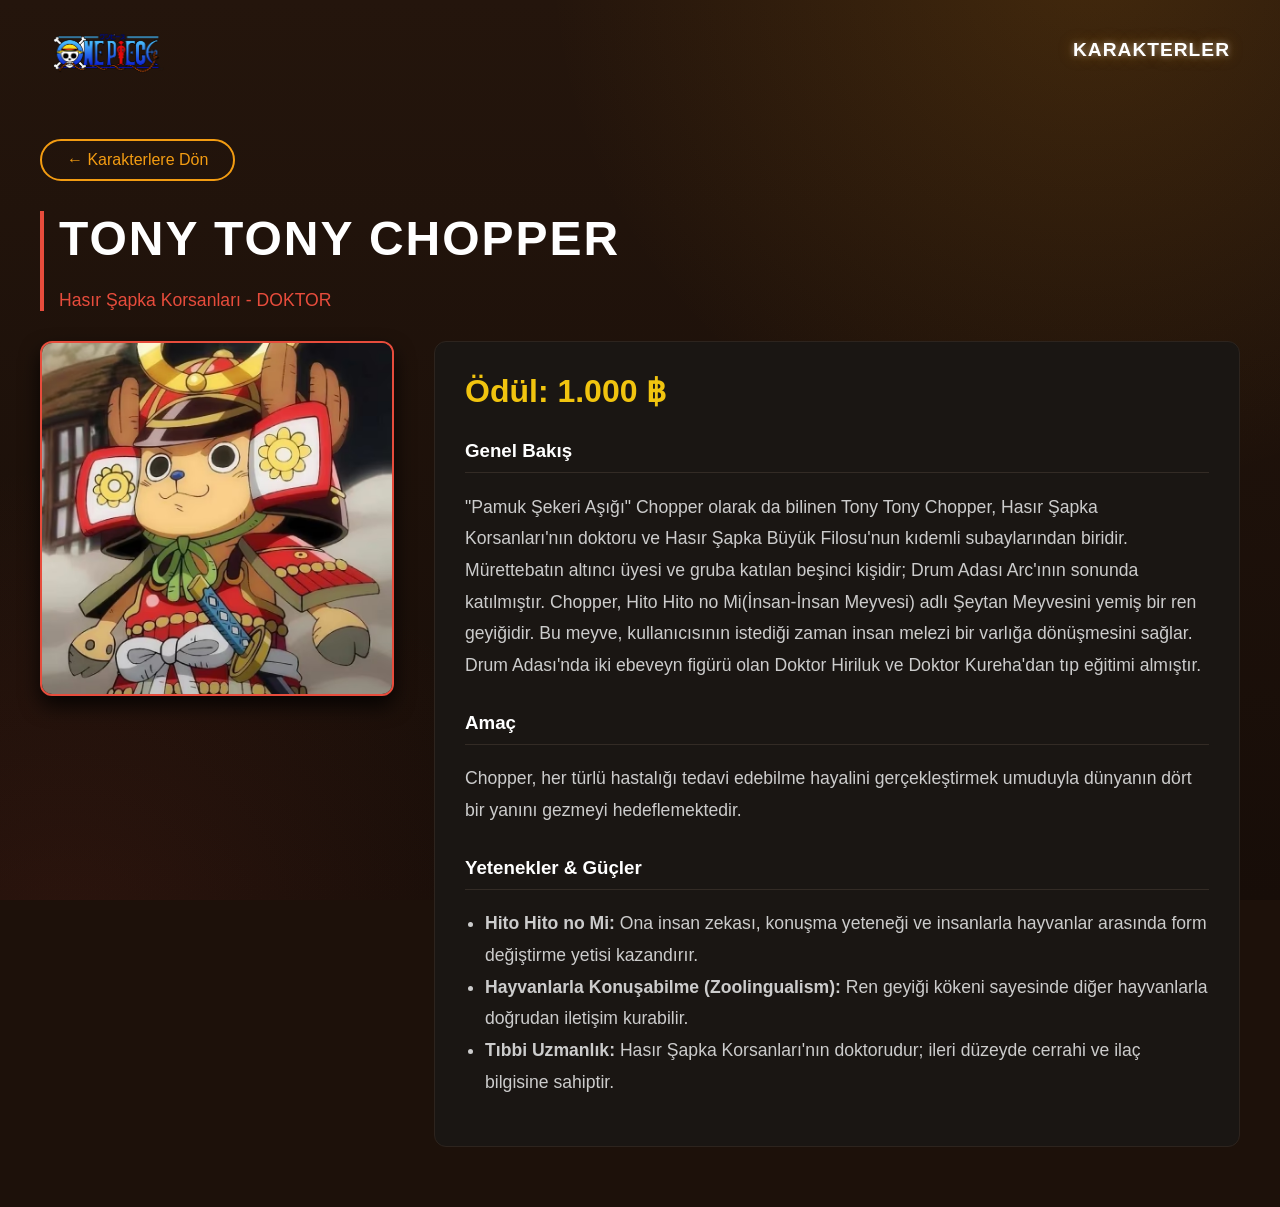
<file: chopper.html>
<!DOCTYPE html>
<html lang="tr">
<head>
    <meta charset="UTF-8">
    <title>Tony Tony Chopper - One Piece Wiki</title>
    <link rel="stylesheet" href="style.css">
</head>
<body class="wiki-sayfa">

    <nav class="menu">
        <div class="logo-kismi">
            <a href="index.html"><img src="logo.png" alt="Site Logosu" class="site-logo"></a>
        </div>
        <ul class="ana-linkler">
            <li><a href="karakterler.html">KARAKTERLER</a></li>
        </ul>
    </nav>

    <div class="wiki-sayfasi">
        <a href="karakterler.html" class="geri-don-butonu">
    &#8592; Karakterlere Dön
</a>

        <div class="wiki-baslik">
            <h1 style="font-size: 3rem;">TONY TONY CHOPPER</h1>
            <p style="font-size: 1.1rem; color: #e74c3c;">Hasır Şapka Korsanları - DOKTOR</p>
        </div>

        <div style="display: flex; gap: 40px; align-items: flex-start; margin-top: 30px; flex-wrap: wrap;">
            <img src="chopper.jpg.avif" alt="Zoro" style="width: 350px; border-radius: 12px; border: 2px solid #e74c3c; box-shadow: 0 10px 20px rgba(0,0,0,0.8); object-fit: cover;">
            
            <div style="flex: 1; min-width: 300px; background-color: #1a1613; padding: 30px; border-radius: 12px; border: 1px solid #2d241e;">
                <h2 style="color: #f1c40f; margin-top: 0; font-size: 2rem;">Ödül: 1.000 ฿</h2>
                
                <h3 style="color: white; border-bottom: 1px solid #332b25; padding-bottom: 10px; margin-top: 30px;">Genel Bakış</h3>
                <p style="font-size: 1.1rem; line-height: 1.8; color: #ccc;">
                    "Pamuk Şekeri Aşığı" Chopper olarak da bilinen Tony Tony Chopper, Hasır Şapka Korsanları'nın doktoru ve Hasır Şapka Büyük Filosu'nun kıdemli subaylarından biridir. Mürettebatın altıncı üyesi ve gruba katılan beşinci kişidir; Drum Adası Arc'ının sonunda katılmıştır. Chopper, Hito Hito no Mi(İnsan-İnsan Meyvesi) adlı Şeytan Meyvesini yemiş bir ren geyiğidir. Bu meyve, kullanıcısının istediği zaman insan melezi bir varlığa dönüşmesini sağlar. Drum Adası'nda iki ebeveyn figürü olan Doktor Hiriluk ve Doktor Kureha'dan tıp eğitimi almıştır.
                </p>

                <h3 style="color: white; border-bottom: 1px solid #332b25; padding-bottom: 10px; margin-top: 30px;">Amaç</h3>
                <p style="font-size: 1.1rem; line-height: 1.8; color: #ccc;">
                    Chopper, her türlü hastalığı tedavi edebilme hayalini gerçekleştirmek umuduyla dünyanın dört bir yanını gezmeyi hedeflemektedir.
                </p>
                
                <h3 style="color: white; border-bottom: 1px solid #332b25; padding-bottom: 10px; margin-top: 30px;">Yetenekler & Güçler</h3>
                <ul style="font-size: 1.1rem; line-height: 1.8; color: #ccc; padding-left: 20px;">
                    <li><strong>Hito Hito no Mi:</strong> Ona insan zekası, konuşma yeteneği ve insanlarla hayvanlar arasında form değiştirme yetisi kazandırır.</li>
                    <li><strong>Hayvanlarla Konuşabilme (Zoolingualism):</strong> Ren geyiği kökeni sayesinde diğer hayvanlarla doğrudan iletişim kurabilir.</li>
                    <li><strong>Tıbbi Uzmanlık:</strong> Hasır Şapka Korsanları'nın doktorudur; ileri düzeyde cerrahi ve ilaç bilgisine sahiptir.</li>
                
                </ul>
            </div>
        </div>
    </div>
</body>
</html>
</file>
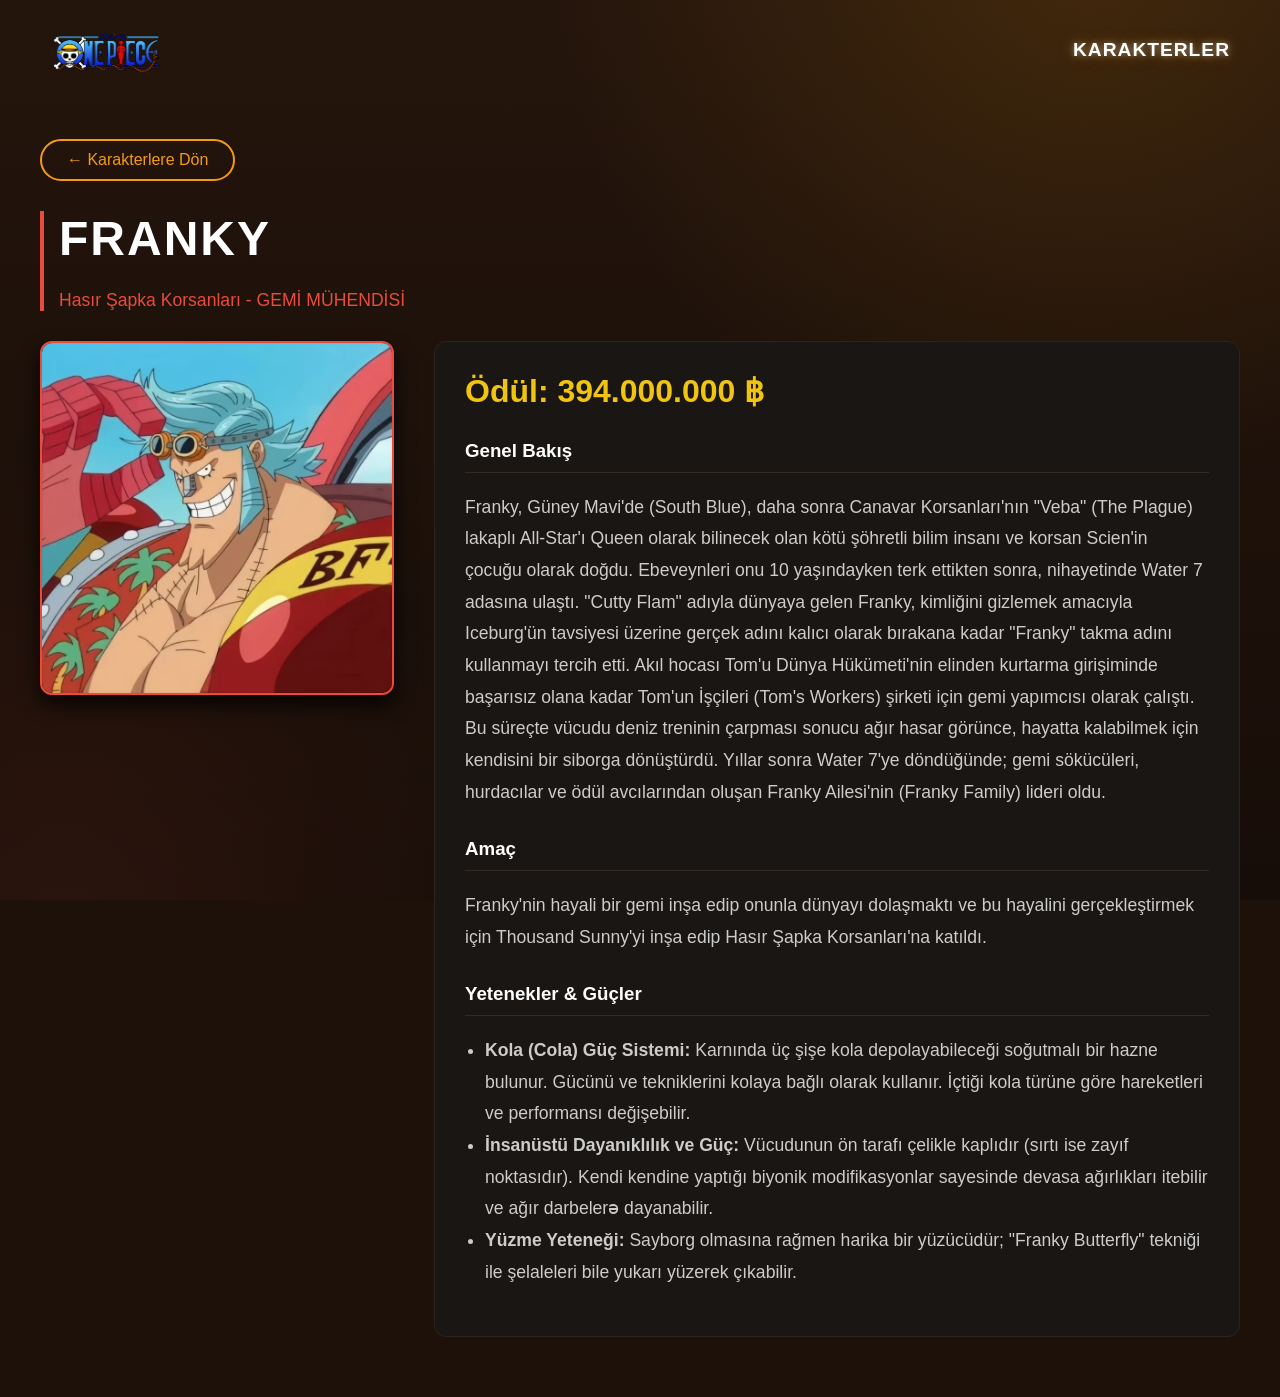
<file: franky.html>
<!DOCTYPE html>
<html lang="tr">
<head>
    <meta charset="UTF-8">
    <title>Franky - One Piece Wiki</title>
    <link rel="stylesheet" href="style.css">
</head>
<body class="wiki-sayfa">

    <nav class="menu">
        <div class="logo-kismi">
            <a href="index.html"><img src="logo.png" alt="Site Logosu" class="site-logo"></a>
        </div>
        <ul class="ana-linkler">
            <li><a href="karakterler.html">KARAKTERLER</a></li>
        </ul>
    </nav>

    <div class="wiki-sayfasi">
        <a href="karakterler.html" class="geri-don-butonu">
    &#8592; Karakterlere Dön
</a>

        <div class="wiki-baslik">
            <h1 style="font-size: 3rem;">FRANKY</h1>
            <p style="font-size: 1.1rem; color: #e74c3c;">Hasır Şapka Korsanları - GEMİ MÜHENDİSİ</p>
        </div>

        <div style="display: flex; gap: 40px; align-items: flex-start; margin-top: 30px; flex-wrap: wrap;">
            <img src="franky.jpg.avif" alt="Zoro" style="width: 350px; border-radius: 12px; border: 2px solid #e74c3c; box-shadow: 0 10px 20px rgba(0,0,0,0.8); object-fit: cover;">
            
            <div style="flex: 1; min-width: 300px; background-color: #1a1613; padding: 30px; border-radius: 12px; border: 1px solid #2d241e;">
                <h2 style="color: #f1c40f; margin-top: 0; font-size: 2rem;">Ödül: 394.000.000 ฿</h2>
                
                <h3 style="color: white; border-bottom: 1px solid #332b25; padding-bottom: 10px; margin-top: 30px;">Genel Bakış</h3>
                <p style="font-size: 1.1rem; line-height: 1.8; color: #ccc;">
                    Franky, Güney Mavi'de (South Blue), daha sonra Canavar Korsanları'nın "Veba" (The Plague) lakaplı All-Star'ı Queen olarak bilinecek olan kötü şöhretli bilim insanı ve korsan Scien'in çocuğu olarak doğdu. Ebeveynleri onu 10 yaşındayken terk ettikten sonra, nihayetinde Water 7 adasına ulaştı. "Cutty Flam" adıyla dünyaya gelen Franky, kimliğini gizlemek amacıyla Iceburg'ün tavsiyesi üzerine gerçek adını kalıcı olarak bırakana kadar "Franky" takma adını kullanmayı tercih etti. Akıl hocası Tom'u Dünya Hükümeti'nin elinden kurtarma girişiminde başarısız olana kadar Tom'un İşçileri (Tom's Workers) şirketi için gemi yapımcısı olarak çalıştı. Bu süreçte vücudu deniz treninin çarpması sonucu ağır hasar görünce, hayatta kalabilmek için kendisini bir siborga dönüştürdü. Yıllar sonra Water 7'ye döndüğünde; gemi sökücüleri, hurdacılar ve ödül avcılarından oluşan Franky Ailesi'nin (Franky Family) lideri oldu.
                </p>

                <h3 style="color: white; border-bottom: 1px solid #332b25; padding-bottom: 10px; margin-top: 30px;">Amaç</h3>
                <p style="font-size: 1.1rem; line-height: 1.8; color: #ccc;">
                    Franky'nin hayali bir gemi inşa edip onunla dünyayı dolaşmaktı ve bu hayalini gerçekleştirmek için Thousand Sunny'yi inşa edip Hasır Şapka Korsanları'na katıldı.
                </p>
                
                <h3 style="color: white; border-bottom: 1px solid #332b25; padding-bottom: 10px; margin-top: 30px;">Yetenekler & Güçler</h3>
                <ul style="font-size: 1.1rem; line-height: 1.8; color: #ccc; padding-left: 20px;">
                    <li><strong>Kola (Cola) Güç Sistemi:</strong> Karnında üç şişe kola depolayabileceği soğutmalı bir hazne bulunur. Gücünü ve tekniklerini kolaya bağlı olarak kullanır. İçtiği kola türüne göre hareketleri ve performansı değişebilir.</li>
                    <li><strong>İnsanüstü Dayanıklılık ve Güç:</strong> Vücudunun ön tarafı çelikle kaplıdır (sırtı ise zayıf noktasıdır). Kendi kendine yaptığı biyonik modifikasyonlar sayesinde devasa ağırlıkları itebilir ve ağır darbelerə dayanabilir.</li>
                    <li><strong>Yüzme Yeteneği:</strong>  Sayborg olmasına rağmen harika bir yüzücüdür; "Franky Butterfly" tekniği ile şelaleleri bile yukarı yüzerek çıkabilir.</li>
                </ul>
            </div>
        </div>
    </div>
</body>
</html>
</file>
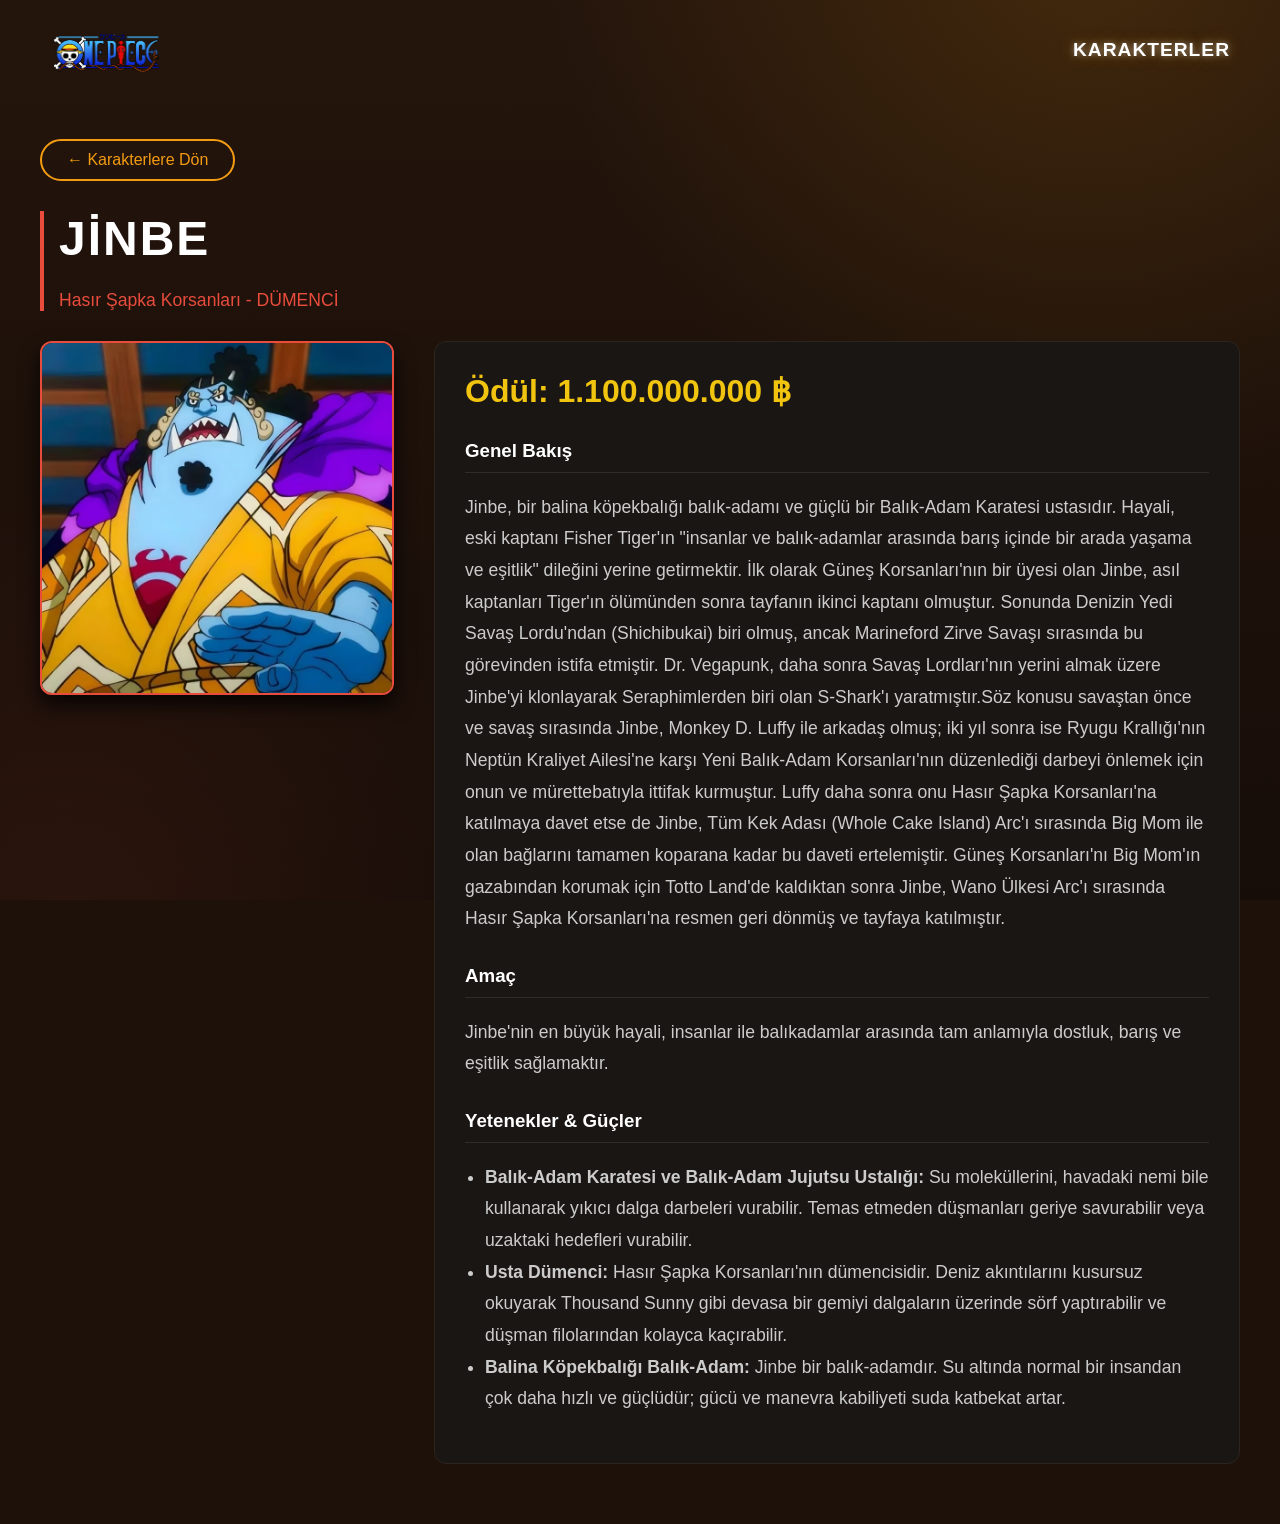
<file: jinbe.html>
<!DOCTYPE html>
<html lang="tr">
<head>
    <meta charset="UTF-8">
    <title>Jinbe - One Piece Wiki</title>
    <link rel="stylesheet" href="style.css">
</head>
<body class="wiki-sayfa">

    <nav class="menu">
        <div class="logo-kismi">
            <a href="index.html"><img src="logo.png" alt="Site Logosu" class="site-logo"></a>
        </div>
        <ul class="ana-linkler">
            <li><a href="karakterler.html">KARAKTERLER</a></li>
        </ul>
    </nav>

    <div class="wiki-sayfasi">
        <a href="karakterler.html" class="geri-don-butonu">
    &#8592; Karakterlere Dön
</a>

        <div class="wiki-baslik">
            <h1 style="font-size: 3rem;">JİNBE</h1>
            <p style="font-size: 1.1rem; color: #e74c3c;">Hasır Şapka Korsanları - DÜMENCİ</p>
        </div>

        <div style="display: flex; gap: 40px; align-items: flex-start; margin-top: 30px; flex-wrap: wrap;">
            <img src="jinbe.jpg.avif" alt="Zoro" style="width: 350px; border-radius: 12px; border: 2px solid #e74c3c; box-shadow: 0 10px 20px rgba(0,0,0,0.8); object-fit: cover;">
            
            <div style="flex: 1; min-width: 300px; background-color: #1a1613; padding: 30px; border-radius: 12px; border: 1px solid #2d241e;">
                <h2 style="color: #f1c40f; margin-top: 0; font-size: 2rem;">Ödül: 1.100.000.000 ฿</h2>
                
                <h3 style="color: white; border-bottom: 1px solid #332b25; padding-bottom: 10px; margin-top: 30px;">Genel Bakış</h3>
                <p style="font-size: 1.1rem; line-height: 1.8; color: #ccc;">
                    Jinbe, bir balina köpekbalığı balık-adamı ve güçlü bir Balık-Adam Karatesi ustasıdır. Hayali, eski kaptanı Fisher Tiger'ın "insanlar ve balık-adamlar arasında barış içinde bir arada yaşama ve eşitlik" dileğini yerine getirmektir. İlk olarak Güneş Korsanları'nın bir üyesi olan Jinbe, asıl kaptanları Tiger'ın ölümünden sonra tayfanın ikinci kaptanı olmuştur. Sonunda Denizin Yedi Savaş Lordu'ndan (Shichibukai) biri olmuş, ancak Marineford Zirve Savaşı sırasında bu görevinden istifa etmiştir. Dr. Vegapunk, daha sonra Savaş Lordları'nın yerini almak üzere Jinbe'yi klonlayarak Seraphimlerden biri olan S-Shark'ı yaratmıştır.Söz konusu savaştan önce ve savaş sırasında Jinbe, Monkey D. Luffy ile arkadaş olmuş; iki yıl sonra ise Ryugu Krallığı'nın Neptün Kraliyet Ailesi'ne karşı Yeni Balık-Adam Korsanları'nın düzenlediği darbeyi önlemek için onun ve mürettebatıyla ittifak kurmuştur. Luffy daha sonra onu Hasır Şapka Korsanları'na katılmaya davet etse de Jinbe, Tüm Kek Adası (Whole Cake Island) Arc'ı sırasında Big Mom ile olan bağlarını tamamen koparana kadar bu daveti ertelemiştir. Güneş Korsanları'nı Big Mom'ın gazabından korumak için Totto Land'de kaldıktan sonra Jinbe, Wano Ülkesi Arc'ı sırasında Hasır Şapka Korsanları'na resmen geri dönmüş ve tayfaya katılmıştır.
                </p>

                <h3 style="color: white; border-bottom: 1px solid #332b25; padding-bottom: 10px; margin-top: 30px;">Amaç</h3>
                <p style="font-size: 1.1rem; line-height: 1.8; color: #ccc;">
                    Jinbe'nin en büyük hayali, insanlar ile balıkadamlar arasında tam anlamıyla dostluk, barış ve eşitlik sağlamaktır.
                </p>
                
                <h3 style="color: white; border-bottom: 1px solid #332b25; padding-bottom: 10px; margin-top: 30px;">Yetenekler & Güçler</h3>
                <ul style="font-size: 1.1rem; line-height: 1.8; color: #ccc; padding-left: 20px;">
                    <li><strong>Balık-Adam Karatesi ve Balık-Adam Jujutsu Ustalığı:</strong>  Su moleküllerini, havadaki nemi bile kullanarak yıkıcı dalga darbeleri vurabilir. Temas etmeden düşmanları geriye savurabilir veya uzaktaki hedefleri vurabilir.</li>
                    <li><strong>Usta Dümenci:</strong> Hasır Şapka Korsanları'nın dümencisidir. Deniz akıntılarını kusursuz okuyarak Thousand Sunny gibi devasa bir gemiyi dalgaların üzerinde sörf yaptırabilir ve düşman filolarından kolayca kaçırabilir.</li>
                    <li><strong>Balina Köpekbalığı Balık-Adam:</strong>  Jinbe bir balık-adamdır. Su altında normal bir insandan çok daha hızlı ve güçlüdür; gücü ve manevra kabiliyeti suda katbekat artar.</li>
                </ul>
            </div>
        </div>
    </div>
</body>
</html>
</file>
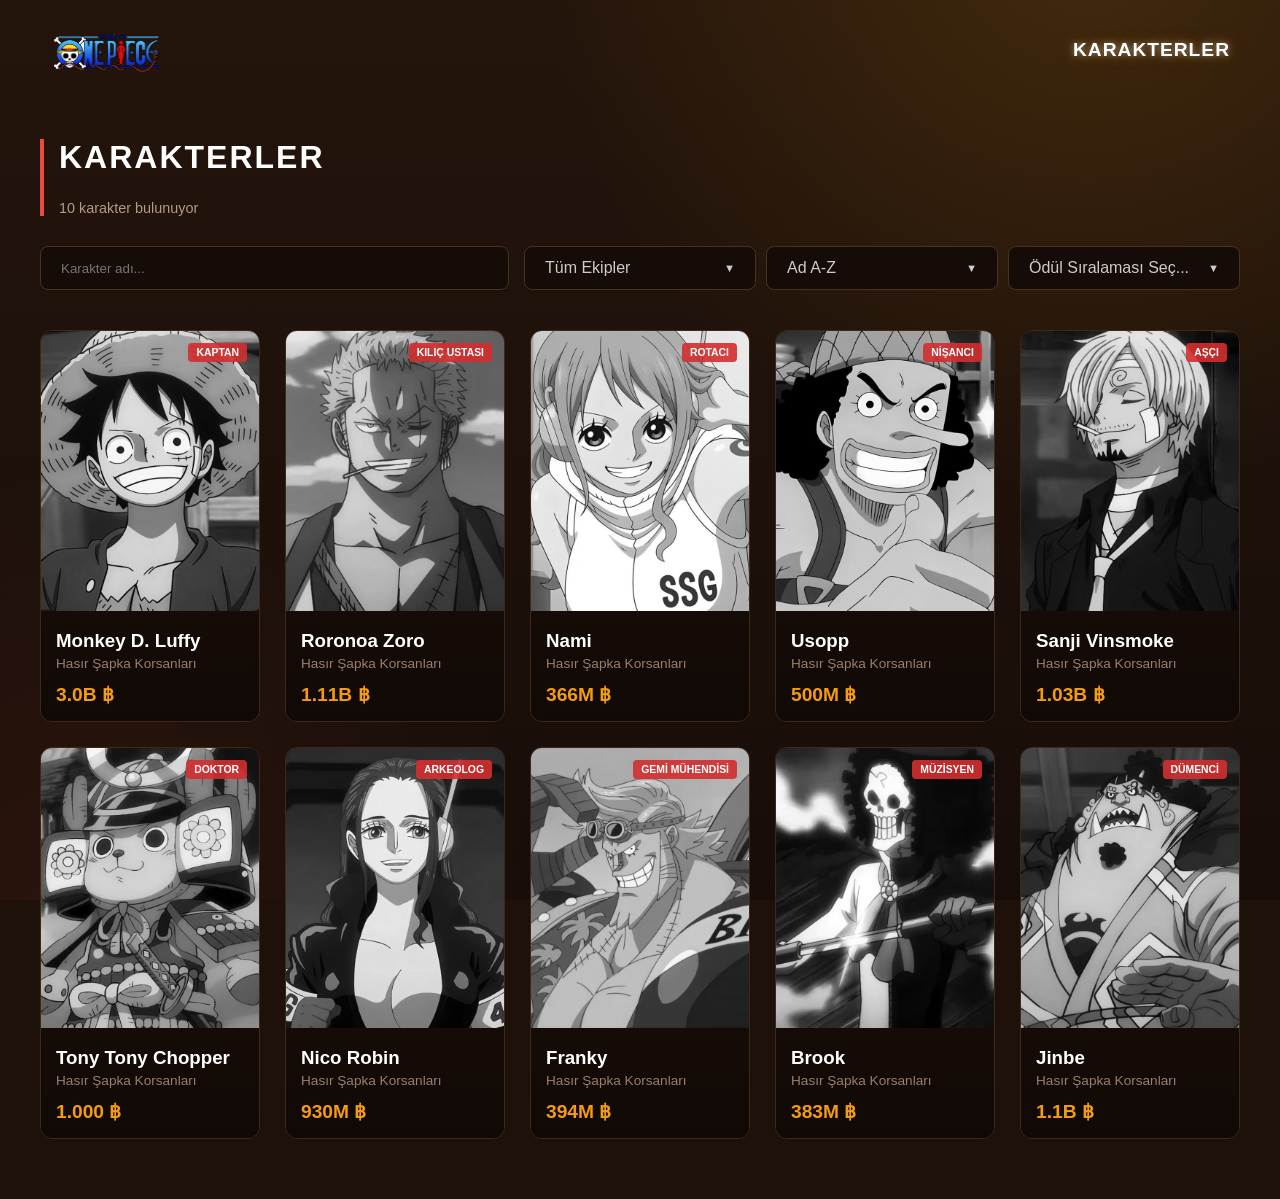
<file: karakterler.html>
<!DOCTYPE html>
<html lang="tr">
<head>
    <meta charset="UTF-8">
    <title>Karakterler - One Piece Wiki</title>
    <link rel="stylesheet" href="style.css">
</head>
<body class="wiki-sayfa">

    <nav class="menu">
        <div class="logo-kismi">
            <a href="index.html"><img src="logo.png" alt="Site Logosu" class="site-logo"></a>
        </div>
        <ul class="ana-linkler">
            <li><a href="karakterler.html">KARAKTERLER</a></li>
        </ul>
    </nav>

    <div class="wiki-sayfasi">
        
        <div class="wiki-baslik">
            <h1>KARAKTERLER</h1>
            <p>10 karakter bulunuyor</p>
        </div>

        <div class="wiki-filtre-alani">
            <input type="text" id="aramaInput" placeholder="Karakter adı..." class="arama-kutusu">
            
            <div class="filtre-butonlari">
                <div class="ozel-dropdown" id="ekipDropdown">
                    <div class="dropdown-secili">Tüm Ekipler</div>
                    <ul class="dropdown-liste">
                        <li data-value="tum">Tüm Ekipler</li>
                        <li data-value="hasir">Hasır Şapka Korsanları</li>
                    </ul>
                </div>
                <div class="ozel-dropdown" id="isimDropdown">
                    <div class="dropdown-secili">Ad A-Z</div>
                    <ul class="dropdown-liste">
                        <li data-value="az">Ad A-Z</li>
                        <li data-value="za">Ad Z-A</li>
                    </ul>
                </div>
                <div class="ozel-dropdown" id="odulDropdown">
                    <div class="dropdown-secili">Ödül Sıralaması Seç...</div>
                    <ul class="dropdown-liste">
                        <li data-value="artan">Ödül Miktarına Göre Artan</li>
                        <li data-value="azalan">Ödül Miktarına Göre Azalan</li>
                    </ul>
                </div>
            </div>
        </div>

        <div class="wiki-kart-grid" id="kartGrid">

            <!-- data-link özellikleri her karta özel olarak eklendi -->
            <div class="wiki-kart" data-odul="3000000000" data-isim="Monkey D. Luffy" data-link="luffy.html">
                <div class="kart-ust-etiket">KAPTAN</div>
                <img src="luffy.jpg.avif" alt="Monkey D. Luffy">
                <div class="kart-bilgi">
                    <h3>Monkey D. Luffy</h3>
                    <p class="kart-tayfa">Hasır Şapka Korsanları</p>
                    <p class="kart-odul">3.0B <span>฿</span></p>
                </div>
            </div>

            <div class="wiki-kart" data-odul="1110000000" data-isim="Roronoa Zoro" data-link="zoro.html">
                <div class="kart-ust-etiket">KILIÇ USTASI</div>
                <img src="zoro.jpg.avif" alt="Roronoa Zoro">
                <div class="kart-bilgi">
                    <h3>Roronoa Zoro</h3>
                    <p class="kart-tayfa">Hasır Şapka Korsanları</p>
                    <p class="kart-odul">1.11B <span>฿</span></p>
                </div>
            </div>

            <div class="wiki-kart" data-odul="366000000" data-isim="Nami" data-link="nami.html">
                <div class="kart-ust-etiket">ROTACI</div>
                <img src="nami.jpg.avif" alt="Nami">
                <div class="kart-bilgi">
                    <h3>Nami</h3>
                    <p class="kart-tayfa">Hasır Şapka Korsanları</p>
                    <p class="kart-odul">366M <span>฿</span></p>
                </div>
            </div>

            <div class="wiki-kart" data-odul="500000000" data-isim="Usopp" data-link="usopp.html">
                <div class="kart-ust-etiket">NİŞANCI</div>
                <img src="usopp.jpg.avif" alt="Usopp">
                <div class="kart-bilgi">
                    <h3>Usopp</h3>
                    <p class="kart-tayfa">Hasır Şapka Korsanları</p>
                    <p class="kart-odul">500M <span>฿</span></p>
                </div>
            </div>

            <div class="wiki-kart" data-odul="1030000000" data-isim="Sanji Vinsmoke" data-link="sanji.html">
                <div class="kart-ust-etiket">AŞÇI</div>
                <img src="sanji.jpg.avif" alt="Sanji Vinsmoke">
                <div class="kart-bilgi">
                    <h3>Sanji Vinsmoke</h3>
                    <p class="kart-tayfa">Hasır Şapka Korsanları</p>
                    <p class="kart-odul">1.03B <span>฿</span></p>
                </div>
            </div>

            <div class="wiki-kart" data-odul="1000" data-isim="Tony Tony Chopper" data-link="chopper.html">
                <div class="kart-ust-etiket">DOKTOR</div>
                <img src="chopper.jpg.avif" alt="Tony Tony Chopper">
                <div class="kart-bilgi">
                    <h3>Tony Tony Chopper</h3>
                    <p class="kart-tayfa">Hasır Şapka Korsanları</p>
                    <p class="kart-odul">1.000 <span>฿</span></p>
                </div>
            </div>

            <div class="wiki-kart" data-odul="930000000" data-isim="Nico Robin" data-link="robin.html">
                <div class="kart-ust-etiket">ARKEOLOG</div>
                <img src="robin.jpg.avif" alt="Nico Robin">
                <div class="kart-bilgi">
                    <h3>Nico Robin</h3>
                    <p class="kart-tayfa">Hasır Şapka Korsanları</p>
                    <p class="kart-odul">930M <span>฿</span></p>
                </div>
            </div>

            <div class="wiki-kart" data-odul="394000000" data-isim="Franky" data-link="franky.html">
                <div class="kart-ust-etiket">GEMİ MÜHENDİSİ</div>
                <img src="franky.jpg.avif" alt="Franky">
                <div class="kart-bilgi">
                    <h3>Franky</h3>
                    <p class="kart-tayfa">Hasır Şapka Korsanları</p>
                    <p class="kart-odul">394M <span>฿</span></p>
                </div>
            </div>

            <div class="wiki-kart" data-odul="383000000" data-isim="Brook" data-link="brook.html">
                <div class="kart-ust-etiket">MÜZİSYEN</div>
                <img src="brook.jpg.avif" alt="Brook">
                <div class="kart-bilgi">
                    <h3>Brook</h3>
                    <p class="kart-tayfa">Hasır Şapka Korsanları</p>
                    <p class="kart-odul">383M <span>฿</span></p>
                </div>
            </div>

            <div class="wiki-kart" data-odul="1100000000" data-isim="Jinbe" data-link="jinbe.html">
                <div class="kart-ust-etiket">DÜMENCİ</div>
                <img src="jinbe.jpg.avif" alt="Jinbe">
                <div class="kart-bilgi">
                    <h3>Jinbe</h3>
                    <p class="kart-tayfa">Hasır Şapka Korsanları</p>
                    <p class="kart-odul">1.1B <span>฿</span></p>
                </div>
            </div>

        </div>
    </div>

    <script src="script.js"></script>
</body>
</html>
</file>
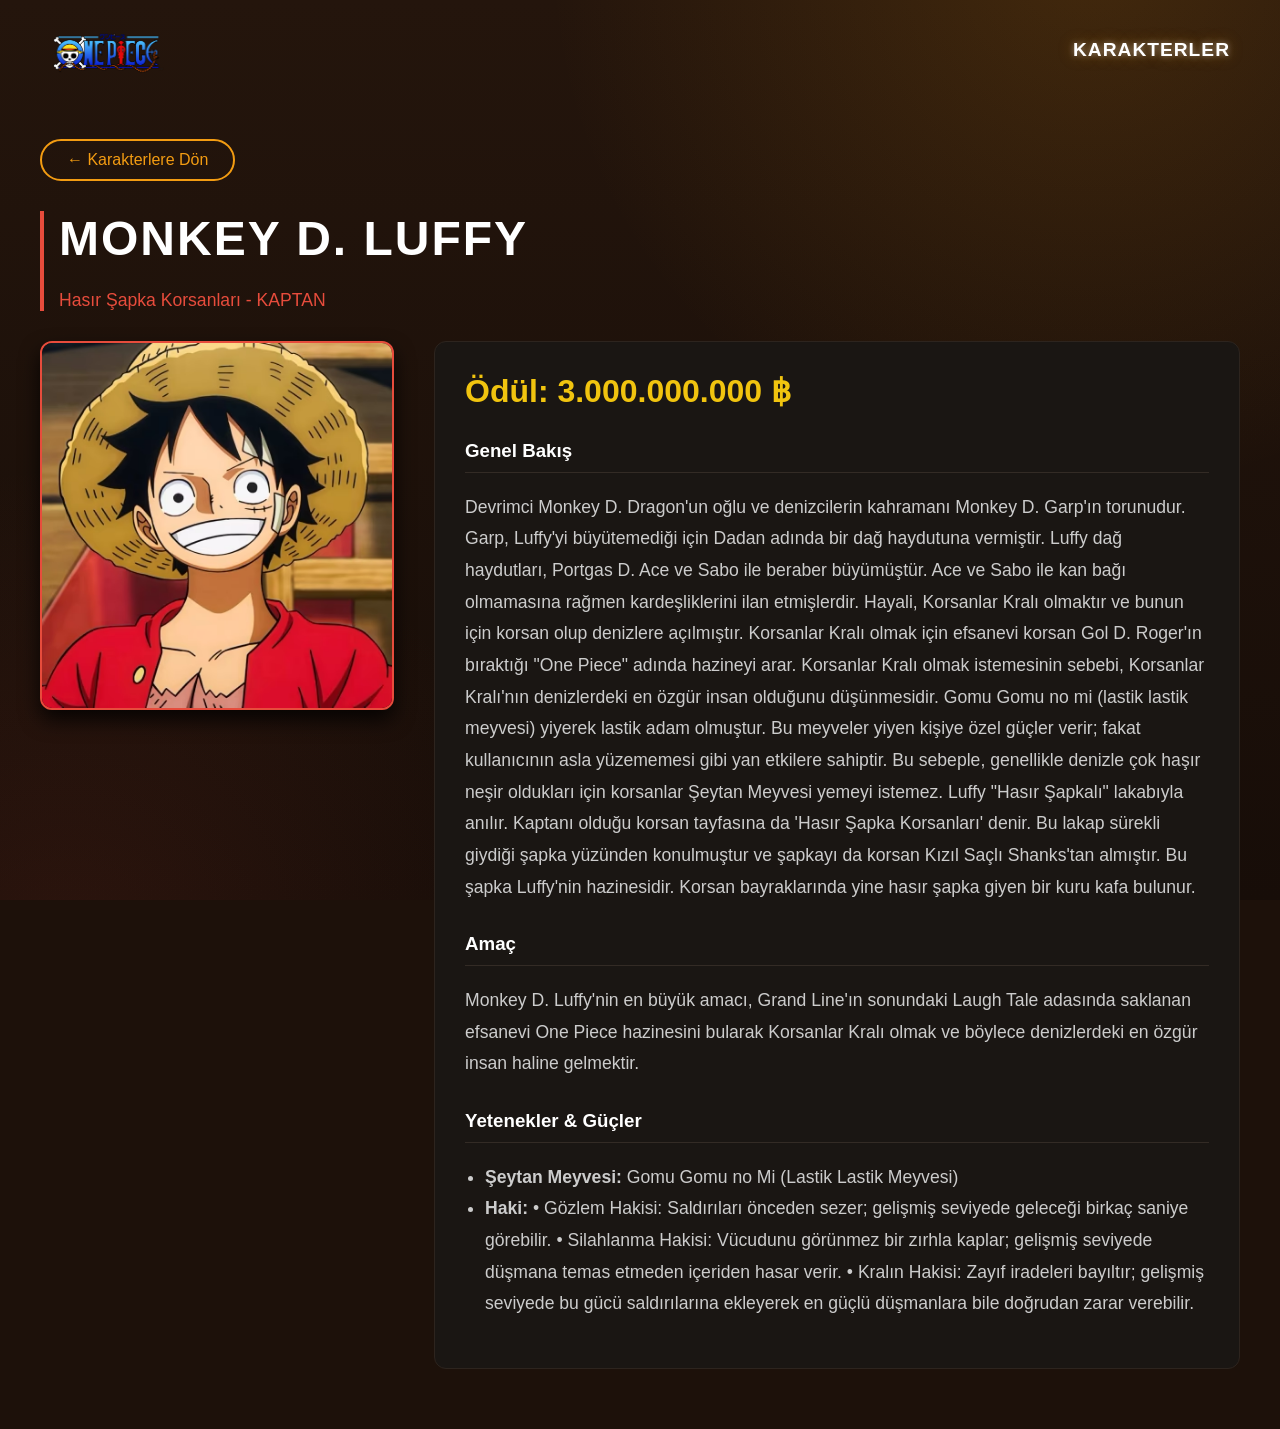
<file: luffy.html>
<!DOCTYPE html>
<html lang="tr">
<head>
    <meta charset="UTF-8">
    <title>Monkey D. Luffy - One Piece Wiki</title>
    <link rel="stylesheet" href="style.css">
</head>
<body class="wiki-sayfa">

    <nav class="menu">
        <div class="logo-kismi">
            <a href="index.html"><img src="logo.png" alt="Site Logosu" class="site-logo"></a>
        </div>
        <ul class="ana-linkler">
            <li><a href="karakterler.html">KARAKTERLER</a></li>
        </ul>
    </nav>

    <div class="wiki-sayfasi">
       <a href="karakterler.html" class="geri-don-butonu">
    &#8592; Karakterlere Dön
</a>

        <div class="wiki-baslik">
            <h1 style="font-size: 3rem;">MONKEY D. LUFFY</h1>
            <p style="font-size: 1.1rem; color: #e74c3c;">Hasır Şapka Korsanları - KAPTAN</p>
        </div>

        <div style="display: flex; gap: 40px; align-items: flex-start; margin-top: 30px; flex-wrap: wrap;">
            <img src="luffy.jpg.avif" alt="Luffy" style="width: 350px; border-radius: 12px; border: 2px solid #e74c3c; box-shadow: 0 10px 20px rgba(0,0,0,0.8); object-fit: cover;">
            
            <div style="flex: 1; min-width: 300px; background-color: #1a1613; padding: 30px; border-radius: 12px; border: 1px solid #2d241e;">
                <h2 style="color: #f1c40f; margin-top: 0; font-size: 2rem;">Ödül: 3.000.000.000 ฿</h2>
                
                <h3 style="color: white; border-bottom: 1px solid #332b25; padding-bottom: 10px; margin-top: 30px;">Genel Bakış</h3>
                <p style="font-size: 1.1rem; line-height: 1.8; color: #ccc;">
                    Devrimci Monkey D. Dragon'un oğlu ve denizcilerin kahramanı Monkey D. Garp'ın torunudur. Garp, Luffy'yi büyütemediği için Dadan adında bir dağ haydutuna vermiştir. Luffy dağ haydutları, Portgas D. Ace ve Sabo ile beraber büyümüştür. Ace ve Sabo ile kan bağı olmamasına rağmen kardeşliklerini ilan etmişlerdir. Hayali, Korsanlar Kralı olmaktır ve bunun için korsan olup denizlere açılmıştır. Korsanlar Kralı olmak için efsanevi korsan Gol D. Roger'ın bıraktığı "One Piece" adında hazineyi arar. Korsanlar Kralı olmak istemesinin sebebi, Korsanlar Kralı'nın denizlerdeki en özgür insan olduğunu düşünmesidir. Gomu Gomu no mi (lastik lastik meyvesi) yiyerek lastik adam olmuştur. Bu meyveler yiyen kişiye özel güçler verir; fakat kullanıcının asla yüzememesi gibi yan etkilere sahiptir. Bu sebeple, genellikle denizle çok haşır neşir oldukları için korsanlar Şeytan Meyvesi yemeyi istemez. Luffy "Hasır Şapkalı" lakabıyla anılır. Kaptanı olduğu korsan tayfasına da 'Hasır Şapka Korsanları' denir. Bu lakap sürekli giydiği şapka yüzünden konulmuştur ve şapkayı da korsan Kızıl Saçlı Shanks'tan almıştır. Bu şapka Luffy'nin hazinesidir. Korsan bayraklarında yine hasır şapka giyen bir kuru kafa bulunur.
                </p>
                
                <h3 style="color: white; border-bottom: 1px solid #332b25; padding-bottom: 10px; margin-top: 30px;">Amaç</h3>
                <p style="font-size: 1.1rem; line-height: 1.8; color: #ccc;">
                   Monkey D. Luffy'nin en büyük amacı, Grand Line'ın sonundaki Laugh Tale adasında saklanan efsanevi One Piece hazinesini bularak Korsanlar Kralı olmak ve böylece denizlerdeki en özgür insan haline gelmektir.
 
                <h3 style="color: white; border-bottom: 1px solid #332b25; padding-bottom: 10px; margin-top: 30px;">Yetenekler & Güçler</h3>
                <ul style="font-size: 1.1rem; line-height: 1.8; color: #ccc; padding-left: 20px;">
                    <li><strong>Şeytan Meyvesi:</strong>   Gomu Gomu no Mi (Lastik Lastik Meyvesi)</li>
                    <li><strong>Haki:</strong> • Gözlem Hakisi: Saldırıları önceden sezer; gelişmiş seviyede geleceği birkaç saniye görebilir.
• Silahlanma Hakisi: Vücudunu görünmez bir zırhla kaplar; gelişmiş seviyede düşmana temas etmeden içeriden hasar verir.
• Kralın Hakisi: Zayıf iradeleri bayıltır; gelişmiş seviyede bu gücü saldırılarına ekleyerek en güçlü düşmanlara bile doğrudan zarar verebilir.
</li>
  
                </ul>
            </div>
        </div>
    </div>
</body>
</html>
</file>
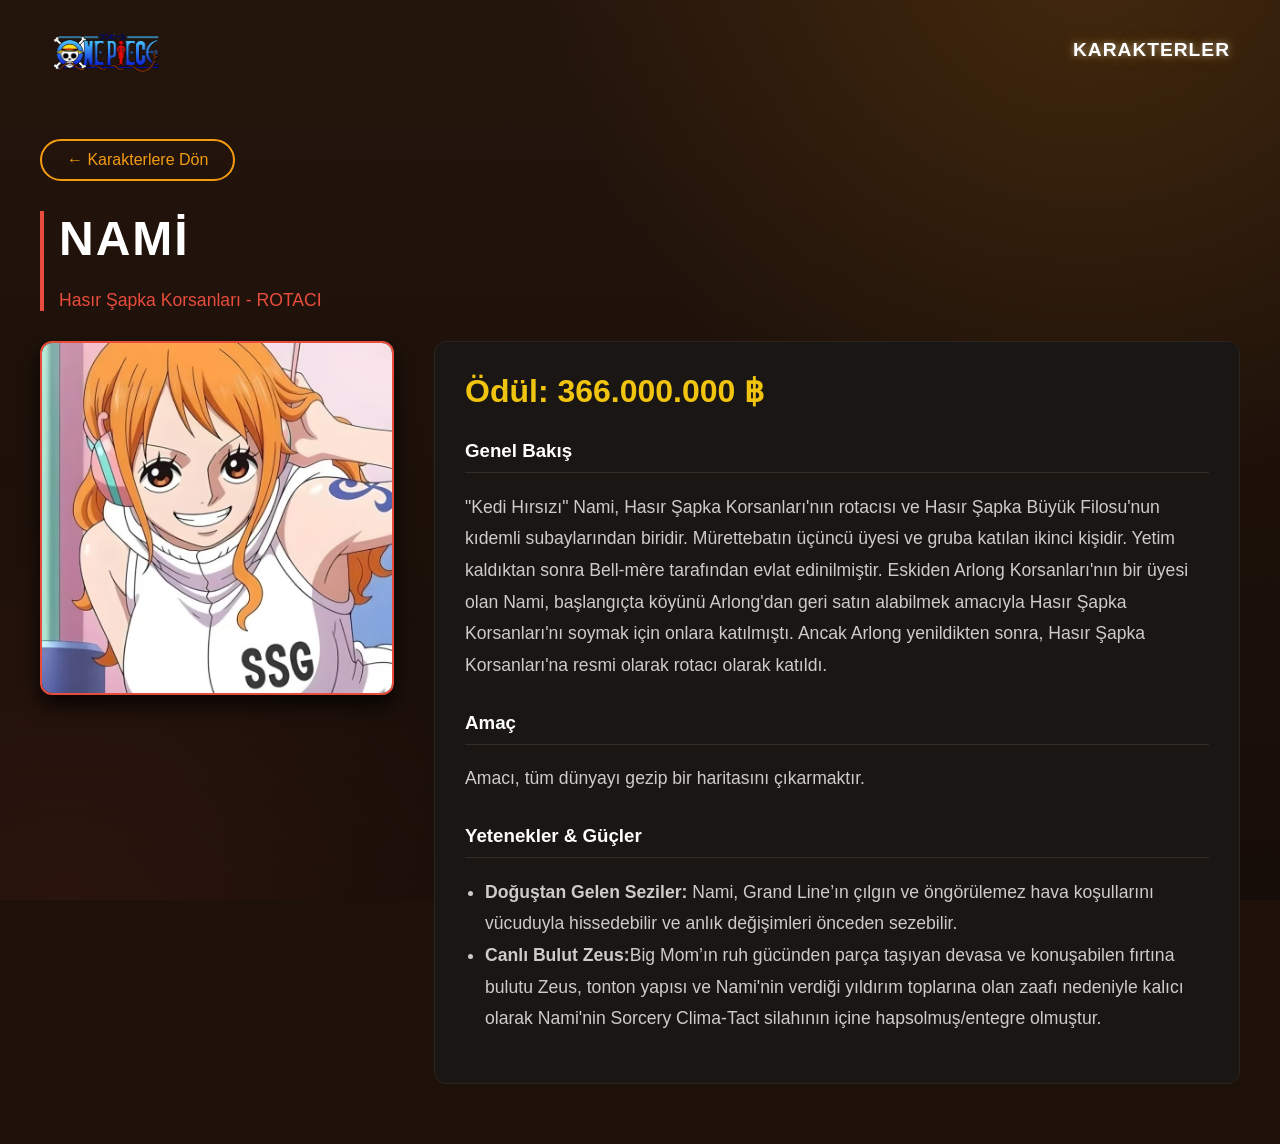
<file: nami.html>
<!DOCTYPE html>
<html lang="tr">
<head>
    <meta charset="UTF-8">
    <title>Nami - One Piece Wiki</title>
    <link rel="stylesheet" href="style.css">
</head>
<body class="wiki-sayfa">

    <nav class="menu">
        <div class="logo-kismi">
            <a href="index.html"><img src="logo.png" alt="Site Logosu" class="site-logo"></a>
        </div>
        <ul class="ana-linkler">
            <li><a href="karakterler.html">KARAKTERLER</a></li>
        </ul>
    </nav>

    <div class="wiki-sayfasi">
        <a href="karakterler.html" class="geri-don-butonu">
    &#8592; Karakterlere Dön
</a>

        <div class="wiki-baslik">
            <h1 style="font-size: 3rem;">NAMİ</h1>
            <p style="font-size: 1.1rem; color: #e74c3c;">Hasır Şapka Korsanları - ROTACI</p>
        </div>

        <div style="display: flex; gap: 40px; align-items: flex-start; margin-top: 30px; flex-wrap: wrap;">
            <img src="nami.jpg.avif" alt="Zoro" style="width: 350px; border-radius: 12px; border: 2px solid #e74c3c; box-shadow: 0 10px 20px rgba(0,0,0,0.8); object-fit: cover;">
            
            <div style="flex: 1; min-width: 300px; background-color: #1a1613; padding: 30px; border-radius: 12px; border: 1px solid #2d241e;">
                <h2 style="color: #f1c40f; margin-top: 0; font-size: 2rem;">Ödül: 366.000.000 ฿</h2>
                
                <h3 style="color: white; border-bottom: 1px solid #332b25; padding-bottom: 10px; margin-top: 30px;">Genel Bakış</h3>
                <p style="font-size: 1.1rem; line-height: 1.8; color: #ccc;">
                    "Kedi Hırsızı" Nami, Hasır Şapka Korsanları'nın rotacısı ve Hasır Şapka Büyük Filosu'nun kıdemli subaylarından biridir. Mürettebatın üçüncü üyesi ve gruba katılan ikinci kişidir. Yetim kaldıktan sonra Bell-mère tarafından evlat edinilmiştir. Eskiden Arlong Korsanları'nın bir üyesi olan Nami, başlangıçta köyünü Arlong'dan geri satın alabilmek amacıyla Hasır Şapka Korsanları'nı soymak için onlara katılmıştı. Ancak Arlong yenildikten sonra, Hasır Şapka Korsanları'na resmi olarak rotacı olarak katıldı.
                </p>

                <h3 style="color: white; border-bottom: 1px solid #332b25; padding-bottom: 10px; margin-top: 30px;">Amaç</h3>
                <p style="font-size: 1.1rem; line-height: 1.8; color: #ccc;">
                    Amacı, tüm dünyayı gezip bir haritasını çıkarmaktır.
                </p>
                
                <h3 style="color: white; border-bottom: 1px solid #332b25; padding-bottom: 10px; margin-top: 30px;">Yetenekler & Güçler</h3>
                <ul style="font-size: 1.1rem; line-height: 1.8; color: #ccc; padding-left: 20px;">
                    <li><strong>Doğuştan Gelen Seziler:</strong> Nami, Grand Line’ın çılgın ve öngörülemez hava koşullarını vücuduyla hissedebilir ve anlık değişimleri önceden sezebilir.</li>
                    <li><strong>Canlı Bulut Zeus:</strong>Big Mom’ın ruh gücünden parça taşıyan devasa ve konuşabilen fırtına bulutu Zeus, tonton yapısı ve Nami'nin verdiği yıldırım toplarına olan zaafı nedeniyle kalıcı olarak Nami'nin Sorcery Clima-Tact silahının içine hapsolmuş/entegre olmuştur.</li>
                </ul>
            </div>
        </div>
    </div>
</body>
</html>
</file>
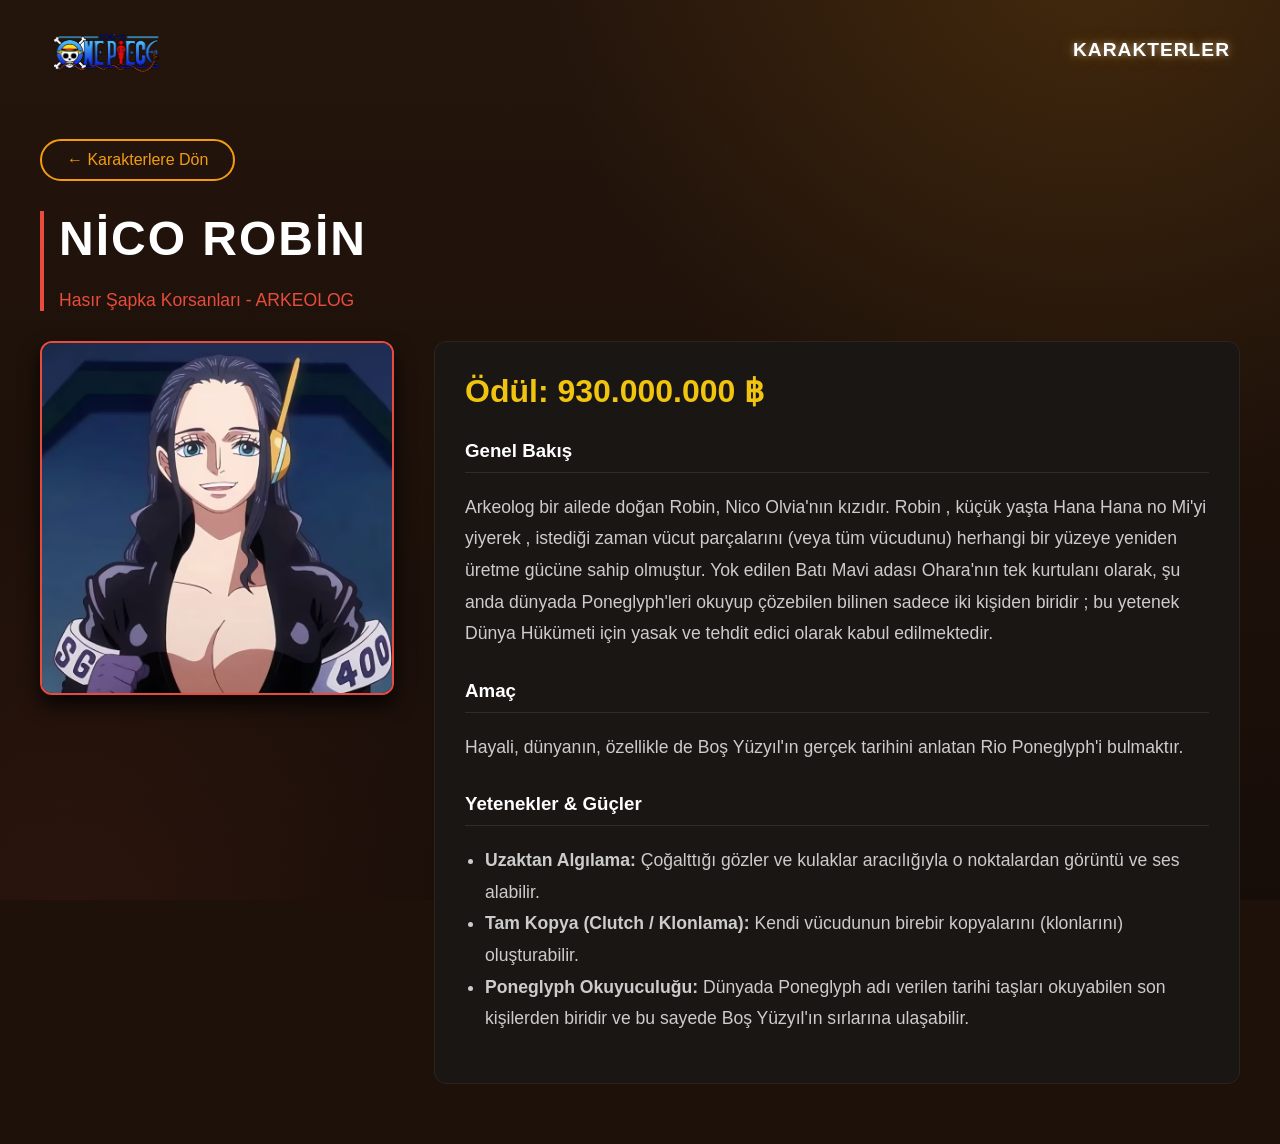
<file: robin.html>
<!DOCTYPE html>
<html lang="tr">
<head>
    <meta charset="UTF-8">
    <title>Nico Robin - One Piece Wiki</title>
    <link rel="stylesheet" href="style.css">
</head>
<body class="wiki-sayfa">

    <nav class="menu">
        <div class="logo-kismi">
            <a href="index.html"><img src="logo.png" alt="Site Logosu" class="site-logo"></a>
        </div>
        <ul class="ana-linkler">
            <li><a href="karakterler.html">KARAKTERLER</a></li>
        </ul>
    </nav>

    <div class="wiki-sayfasi">
       <a href="karakterler.html" class="geri-don-butonu">
    &#8592; Karakterlere Dön
</a>

        <div class="wiki-baslik">
            <h1 style="font-size: 3rem;">NİCO ROBİN</h1>
            <p style="font-size: 1.1rem; color: #e74c3c;">Hasır Şapka Korsanları - ARKEOLOG</p>
        </div>

        <div style="display: flex; gap: 40px; align-items: flex-start; margin-top: 30px; flex-wrap: wrap;">
            <img src="robin.jpg.avif" alt="Zoro" style="width: 350px; border-radius: 12px; border: 2px solid #e74c3c; box-shadow: 0 10px 20px rgba(0,0,0,0.8); object-fit: cover;">
            
            <div style="flex: 1; min-width: 300px; background-color: #1a1613; padding: 30px; border-radius: 12px; border: 1px solid #2d241e;">
                <h2 style="color: #f1c40f; margin-top: 0; font-size: 2rem;">Ödül: 930.000.000 ฿</h2>
                
                <h3 style="color: white; border-bottom: 1px solid #332b25; padding-bottom: 10px; margin-top: 30px;">Genel Bakış</h3>
                <p style="font-size: 1.1rem; line-height: 1.8; color: #ccc;">
                    Arkeolog bir ailede doğan Robin, Nico Olvia'nın kızıdır. Robin , küçük yaşta Hana Hana no Mi'yi yiyerek , istediği zaman vücut parçalarını (veya tüm vücudunu) herhangi bir yüzeye yeniden üretme gücüne sahip olmuştur. Yok edilen Batı Mavi adası Ohara'nın tek kurtulanı olarak, şu anda dünyada Poneglyph'leri okuyup çözebilen bilinen sadece iki kişiden biridir ; bu yetenek Dünya Hükümeti için yasak ve tehdit edici olarak kabul edilmektedir.
                </p>

                <h3 style="color: white; border-bottom: 1px solid #332b25; padding-bottom: 10px; margin-top: 30px;">Amaç</h3>
                <p style="font-size: 1.1rem; line-height: 1.8; color: #ccc;">
                    Hayali, dünyanın, özellikle de Boş Yüzyıl'ın gerçek tarihini anlatan Rio Poneglyph'i bulmaktır.
                </p>
                
                <h3 style="color: white; border-bottom: 1px solid #332b25; padding-bottom: 10px; margin-top: 30px;">Yetenekler & Güçler</h3>
                <ul style="font-size: 1.1rem; line-height: 1.8; color: #ccc; padding-left: 20px;">
                    <li><strong>Uzaktan Algılama:</strong>  Çoğalttığı gözler ve kulaklar aracılığıyla o noktalardan görüntü ve ses alabilir.</li>
                    <li><strong>Tam Kopya (Clutch / Klonlama):</strong> Kendi vücudunun birebir kopyalarını (klonlarını) oluşturabilir.</li>
                    <li><strong>Poneglyph Okuyuculuğu:</strong> Dünyada Poneglyph adı verilen tarihi taşları okuyabilen son kişilerden biridir ve bu sayede Boş Yüzyıl'ın sırlarına ulaşabilir.</li>
                </ul>
            </div>
        </div>
    </div>
</body>
</html>
</file>
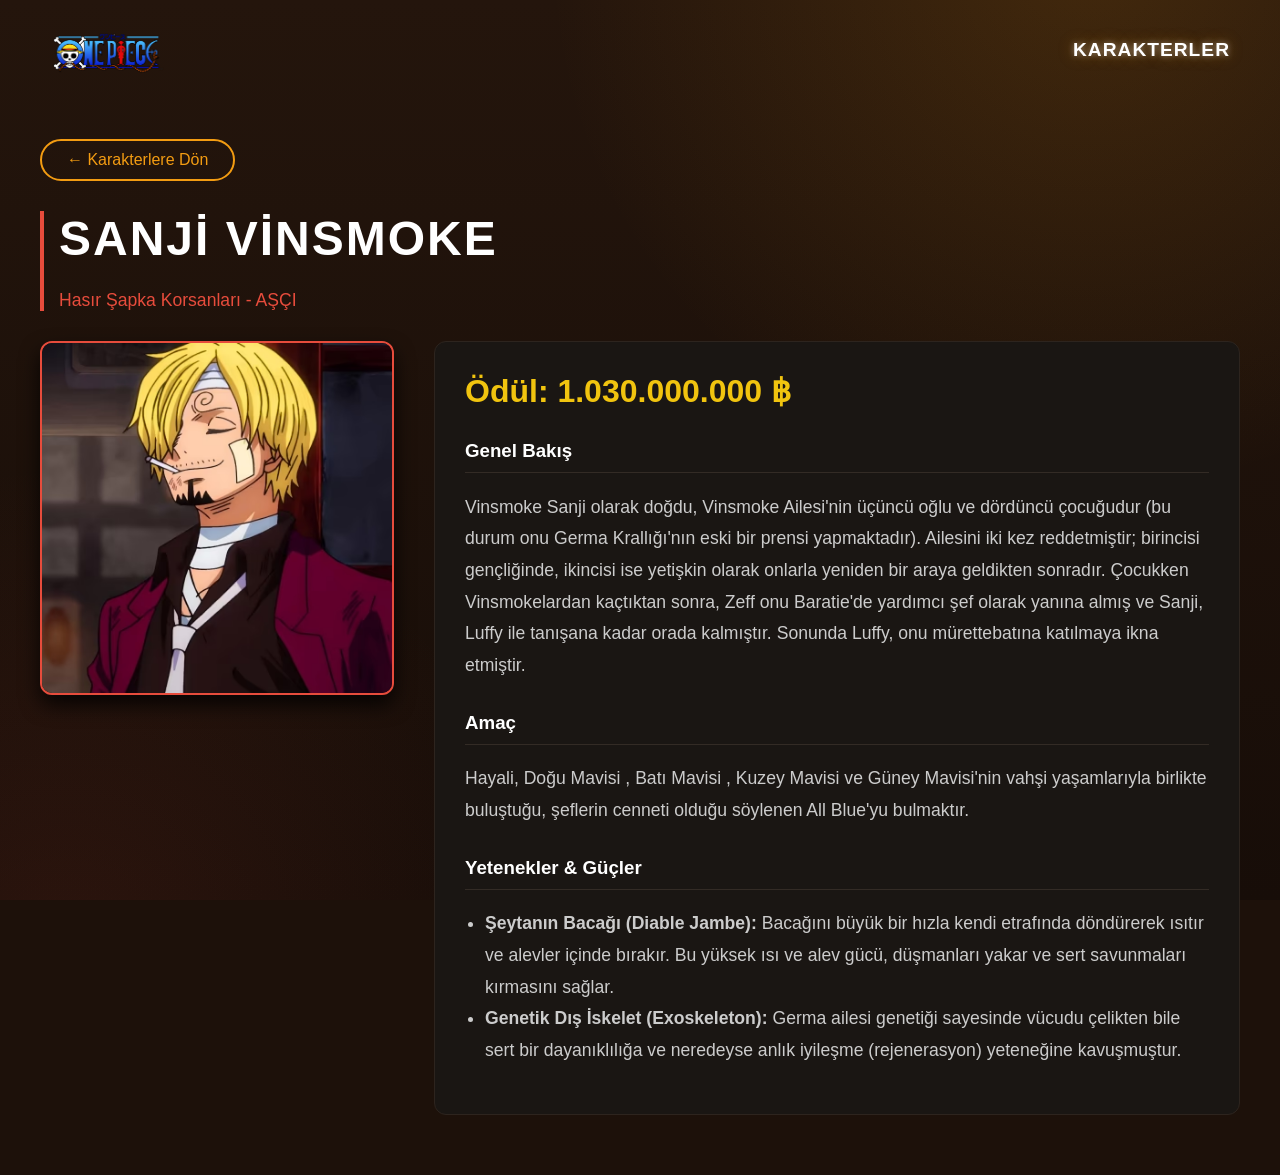
<file: sanji.html>
<!DOCTYPE html>
<html lang="tr">
<head>
    <meta charset="UTF-8">
    <title>Sanji Vinsmoke - One Piece Wiki</title>
    <link rel="stylesheet" href="style.css">
</head>
<body class="wiki-sayfa">

    <nav class="menu">
        <div class="logo-kismi">
            <a href="index.html"><img src="logo.png" alt="Site Logosu" class="site-logo"></a>
        </div>
        <ul class="ana-linkler">
            <li><a href="karakterler.html">KARAKTERLER</a></li>
        </ul>
    </nav>

    <div class="wiki-sayfasi">
        <a href="karakterler.html" class="geri-don-butonu">
    &#8592; Karakterlere Dön
</a>

        <div class="wiki-baslik">
            <h1 style="font-size: 3rem;">SANJİ VİNSMOKE</h1>
            <p style="font-size: 1.1rem; color: #e74c3c;">Hasır Şapka Korsanları - AŞÇI</p>
        </div>

        <div style="display: flex; gap: 40px; align-items: flex-start; margin-top: 30px; flex-wrap: wrap;">
            <img src="sanji.jpg.avif" alt="Zoro" style="width: 350px; border-radius: 12px; border: 2px solid #e74c3c; box-shadow: 0 10px 20px rgba(0,0,0,0.8); object-fit: cover;">
            
            <div style="flex: 1; min-width: 300px; background-color: #1a1613; padding: 30px; border-radius: 12px; border: 1px solid #2d241e;">
                <h2 style="color: #f1c40f; margin-top: 0; font-size: 2rem;">Ödül: 1.030.000.000 ฿</h2>
                
                <h3 style="color: white; border-bottom: 1px solid #332b25; padding-bottom: 10px; margin-top: 30px;">Genel Bakış</h3>
                <p style="font-size: 1.1rem; line-height: 1.8; color: #ccc;">
                    Vinsmoke Sanji olarak doğdu, Vinsmoke Ailesi'nin üçüncü oğlu ve dördüncü çocuğudur (bu durum onu Germa Krallığı'nın eski bir prensi yapmaktadır). Ailesini iki kez reddetmiştir; birincisi gençliğinde, ikincisi ise yetişkin olarak onlarla yeniden bir araya geldikten sonradır. Çocukken Vinsmokelardan kaçtıktan sonra, Zeff onu Baratie'de yardımcı şef olarak yanına almış ve Sanji, Luffy ile tanışana kadar orada kalmıştır. Sonunda Luffy, onu mürettebatına katılmaya ikna etmiştir.
                </p>

                <h3 style="color: white; border-bottom: 1px solid #332b25; padding-bottom: 10px; margin-top: 30px;">Amaç</h3>
                <p style="font-size: 1.1rem; line-height: 1.8; color: #ccc;">
                    Hayali, Doğu Mavisi , Batı Mavisi , Kuzey Mavisi ve Güney Mavisi'nin vahşi yaşamlarıyla birlikte buluştuğu, şeflerin cenneti olduğu söylenen All Blue'yu bulmaktır.
                </p>
                
                <h3 style="color: white; border-bottom: 1px solid #332b25; padding-bottom: 10px; margin-top: 30px;">Yetenekler & Güçler</h3>
                <ul style="font-size: 1.1rem; line-height: 1.8; color: #ccc; padding-left: 20px;">
                    <li><strong>Şeytanın Bacağı (Diable Jambe):</strong>  Bacağını büyük bir hızla kendi etrafında döndürerek ısıtır ve alevler içinde bırakır. Bu yüksek ısı ve alev gücü, düşmanları yakar ve sert savunmaları kırmasını sağlar.</li>
                    <li><strong>Genetik Dış İskelet (Exoskeleton):</strong>  Germa ailesi genetiği sayesinde vücudu çelikten bile sert bir dayanıklılığa ve neredeyse anlık iyileşme (rejenerasyon) yeteneğine kavuşmuştur.</li>
                </ul>
            </div>
        </div>
    </div>
</body>
</html>
</file>
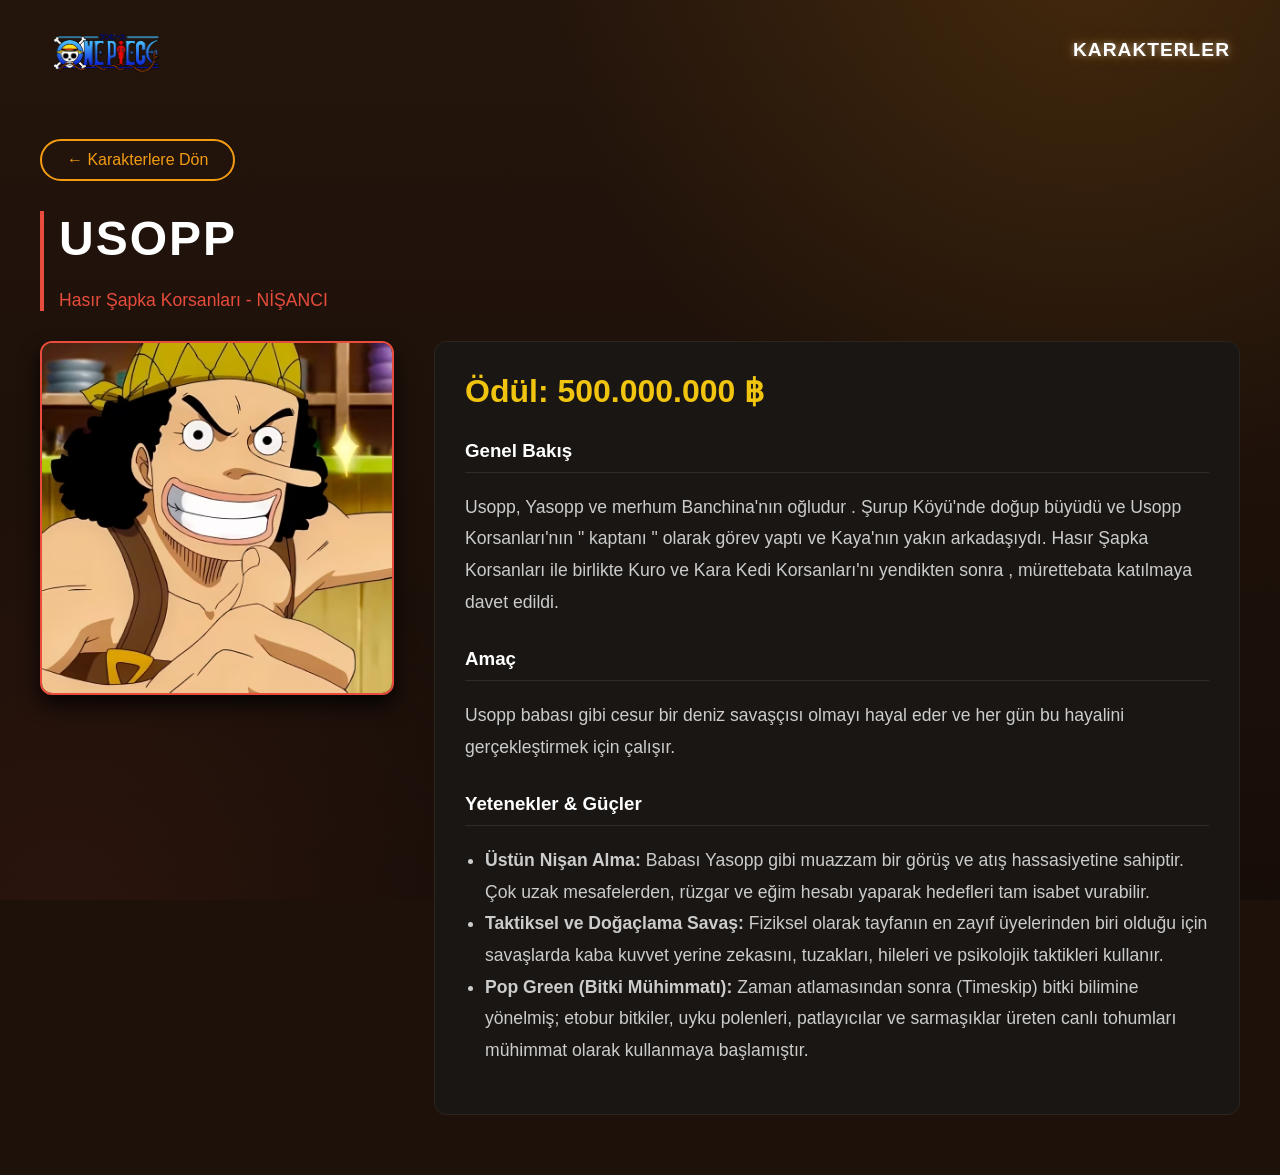
<file: usopp.html>
<!DOCTYPE html>
<html lang="tr">
<head>
    <meta charset="UTF-8">
    <title>Usopp - One Piece Wiki</title>
    <link rel="stylesheet" href="style.css">
</head>
<body class="wiki-sayfa">

    <nav class="menu">
        <div class="logo-kismi">
            <a href="index.html"><img src="logo.png" alt="Site Logosu" class="site-logo"></a>
        </div>
        <ul class="ana-linkler">
            <li><a href="karakterler.html">KARAKTERLER</a></li>
        </ul>
    </nav>

    <div class="wiki-sayfasi">
        <a href="karakterler.html" class="geri-don-butonu">
    &#8592; Karakterlere Dön
</a>

        <div class="wiki-baslik">
            <h1 style="font-size: 3rem;">USOPP</h1>
            <p style="font-size: 1.1rem; color: #e74c3c;">Hasır Şapka Korsanları - NİŞANCI</p>
        </div>

        <div style="display: flex; gap: 40px; align-items: flex-start; margin-top: 30px; flex-wrap: wrap;">
            <img src="usopp.jpg.avif" alt="Zoro" style="width: 350px; border-radius: 12px; border: 2px solid #e74c3c; box-shadow: 0 10px 20px rgba(0,0,0,0.8); object-fit: cover;">
            
            <div style="flex: 1; min-width: 300px; background-color: #1a1613; padding: 30px; border-radius: 12px; border: 1px solid #2d241e;">
                <h2 style="color: #f1c40f; margin-top: 0; font-size: 2rem;">Ödül: 500.000.000 ฿</h2>
                
                <h3 style="color: white; border-bottom: 1px solid #332b25; padding-bottom: 10px; margin-top: 30px;">Genel Bakış</h3>
                <p style="font-size: 1.1rem; line-height: 1.8; color: #ccc;">
                   Usopp, Yasopp ve merhum Banchina'nın oğludur . Şurup Köyü'nde doğup büyüdü ve Usopp Korsanları'nın " kaptanı " olarak görev yaptı ve Kaya'nın yakın arkadaşıydı. Hasır Şapka Korsanları ile birlikte Kuro ve Kara Kedi Korsanları'nı yendikten sonra , mürettebata katılmaya davet edildi.
                </p>

                <h3 style="color: white; border-bottom: 1px solid #332b25; padding-bottom: 10px; margin-top: 30px;">Amaç</h3>
                <p style="font-size: 1.1rem; line-height: 1.8; color: #ccc;">
                    Usopp babası gibi cesur bir deniz savaşçısı olmayı hayal eder ve her gün bu hayalini gerçekleştirmek için çalışır.
                </p>
                
                <h3 style="color: white; border-bottom: 1px solid #332b25; padding-bottom: 10px; margin-top: 30px;">Yetenekler & Güçler</h3>
                <ul style="font-size: 1.1rem; line-height: 1.8; color: #ccc; padding-left: 20px;">
                    <li><strong>Üstün Nişan Alma:</strong> Babası Yasopp gibi muazzam bir görüş ve atış hassasiyetine sahiptir. Çok uzak mesafelerden, rüzgar ve eğim hesabı yaparak hedefleri tam isabet vurabilir.</li>
                    <li><strong>Taktiksel ve Doğaçlama Savaş:</strong> Fiziksel olarak tayfanın en zayıf üyelerinden biri olduğu için savaşlarda kaba kuvvet yerine zekasını, tuzakları, hileleri ve psikolojik taktikleri kullanır.</li>
                    <li><strong>Pop Green (Bitki Mühimmatı):</strong> Zaman atlamasından sonra (Timeskip) bitki bilimine yönelmiş; etobur bitkiler, uyku polenleri, patlayıcılar ve sarmaşıklar üreten canlı tohumları mühimmat olarak kullanmaya başlamıştır.</li>
                </ul>
            </div>
        </div>
    </div>
</body>
</html>
</file>
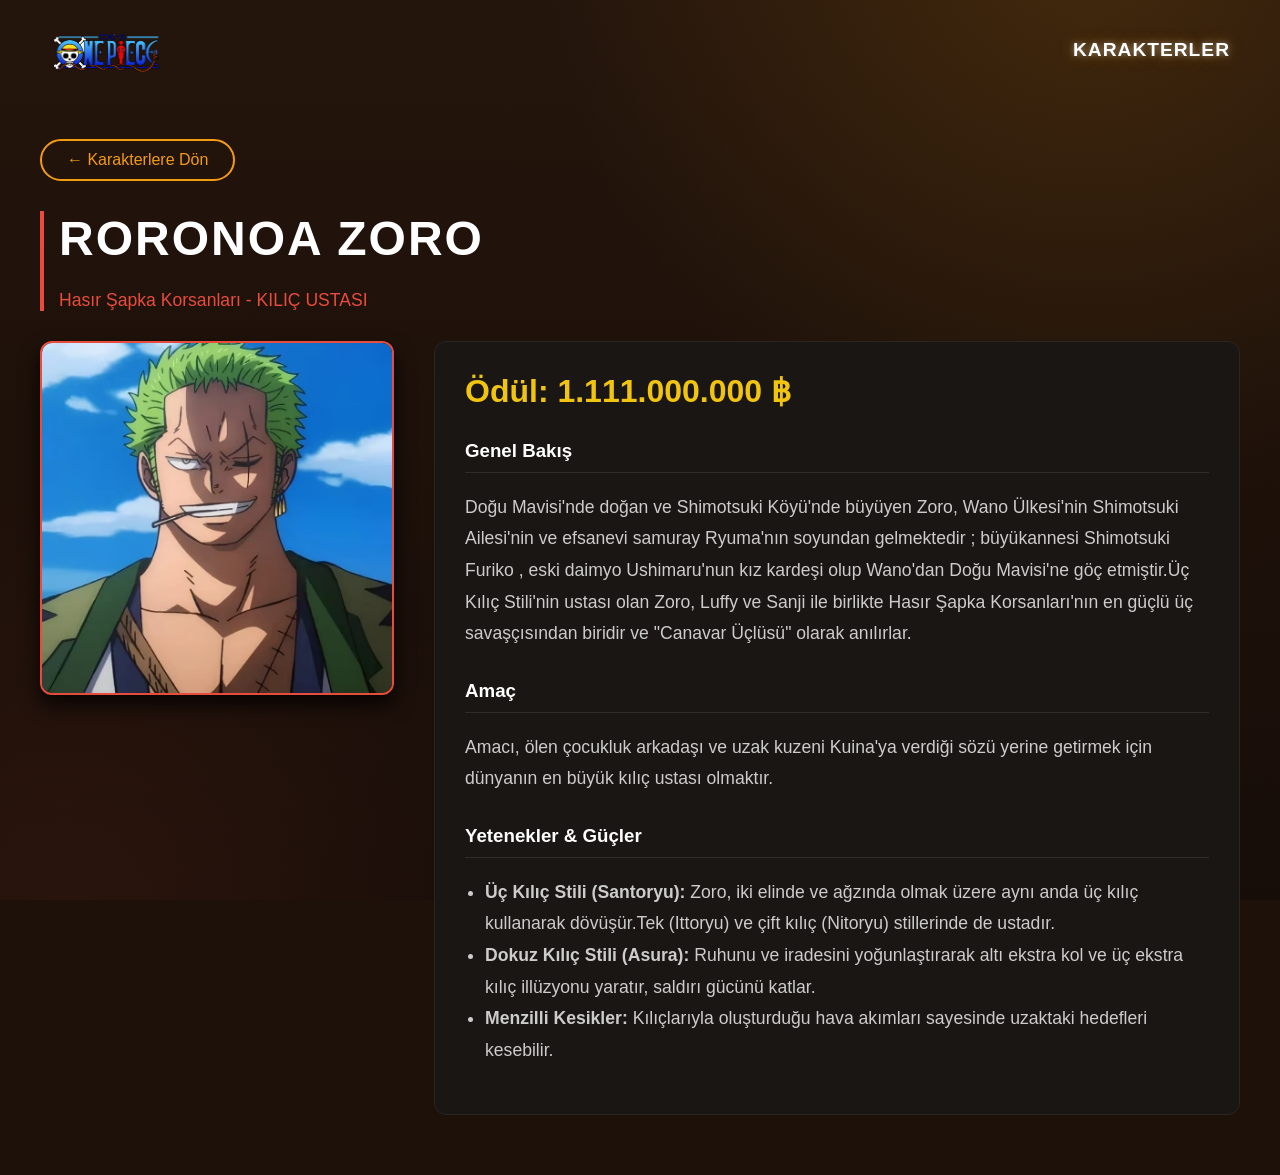
<file: zoro.html>
<!DOCTYPE html>
<html lang="tr">
<head>
    <meta charset="UTF-8">
    <title>Roronoa Zoro - One Piece Wiki</title>
    <link rel="stylesheet" href="style.css">
</head>
<body class="wiki-sayfa">

    <nav class="menu">
        <div class="logo-kismi">
            <a href="index.html"><img src="logo.png" alt="Site Logosu" class="site-logo"></a>
        </div>
        <ul class="ana-linkler">
            <li><a href="karakterler.html">KARAKTERLER</a></li>
        </ul>
    </nav>

    <div class="wiki-sayfasi">
       <a href="karakterler.html" class="geri-don-butonu">
    &#8592; Karakterlere Dön
</a>

        <div class="wiki-baslik">
            <h1 style="font-size: 3rem;">RORONOA ZORO</h1>
            <p style="font-size: 1.1rem; color: #e74c3c;">Hasır Şapka Korsanları - KILIÇ USTASI</p>
        </div>

        <div style="display: flex; gap: 40px; align-items: flex-start; margin-top: 30px; flex-wrap: wrap;">
            <img src="zoro.jpg.avif" alt="Zoro" style="width: 350px; border-radius: 12px; border: 2px solid #e74c3c; box-shadow: 0 10px 20px rgba(0,0,0,0.8); object-fit: cover;">
            
            <div style="flex: 1; min-width: 300px; background-color: #1a1613; padding: 30px; border-radius: 12px; border: 1px solid #2d241e;">
                <h2 style="color: #f1c40f; margin-top: 0; font-size: 2rem;">Ödül: 1.111.000.000 ฿</h2>
                
                <h3 style="color: white; border-bottom: 1px solid #332b25; padding-bottom: 10px; margin-top: 30px;">Genel Bakış</h3>
                <p style="font-size: 1.1rem; line-height: 1.8; color: #ccc;">
                    Doğu Mavisi'nde doğan ve Shimotsuki Köyü'nde büyüyen Zoro, Wano Ülkesi'nin Shimotsuki Ailesi'nin ve efsanevi samuray Ryuma'nın soyundan gelmektedir ; büyükannesi Shimotsuki Furiko , eski daimyo Ushimaru'nun kız kardeşi olup Wano'dan Doğu Mavisi'ne göç etmiştir.Üç Kılıç Stili'nin ustası olan Zoro, Luffy ve Sanji ile birlikte Hasır Şapka Korsanları'nın en güçlü üç savaşçısından biridir ve "Canavar Üçlüsü" olarak anılırlar.
                </p>
                
                <h3 style="color: white; border-bottom: 1px solid #332b25; padding-bottom: 10px; margin-top: 30px;">Amaç</h3>
                <p style="font-size: 1.1rem; line-height: 1.8; color: #ccc;">
                    Amacı, ölen çocukluk arkadaşı ve uzak kuzeni Kuina'ya verdiği sözü yerine getirmek için dünyanın en büyük kılıç ustası olmaktır.
                </p>
        
                <h3 style="color: white; border-bottom: 1px solid #332b25; padding-bottom: 10px; margin-top: 30px;">Yetenekler & Güçler</h3>
                <ul style="font-size: 1.1rem; line-height: 1.8; color: #ccc; padding-left: 20px;">
                    <li><strong>Üç Kılıç Stili (Santoryu):</strong>  Zoro, iki elinde ve ağzında olmak üzere aynı anda üç kılıç kullanarak dövüşür.Tek (Ittoryu) ve çift kılıç (Nitoryu) stillerinde de ustadır.</li>
                    <li><strong>Dokuz Kılıç Stili (Asura):</strong>   Ruhunu ve iradesini yoğunlaştırarak altı ekstra kol ve üç ekstra kılıç illüzyonu yaratır, saldırı gücünü katlar.
</li>
                    <li><strong>Menzilli Kesikler:</strong> Kılıçlarıyla oluşturduğu hava akımları sayesinde uzaktaki hedefleri kesebilir.</li>
                </ul>
            </div>
        </div>
    </div>
</body>
</html>
</file>
<file: style.css>
/* =========================================================
   1. GENEL AYARLAR VE SAYFA GEÇİŞİ
   ========================================================= */
@keyframes sayfaAcilma {
    from { opacity: 0; filter: blur(10px); }
    to { opacity: 1; filter: blur(0); }
}
body {
    margin: 0;
    font-family: 'Rubik', 'Helvetica Neue', Arial, sans-serif;
    background-color: #07070a;
    color: white;
    animation: sayfaAcilma 0.6s ease-out;
    overflow-x: hidden;
}

/* Klavye ile gezenler için görünür odak çerçevesi */
a:focus-visible, [tabindex]:focus-visible, input:focus-visible {
    outline: 3px solid #f1c40f;
    outline-offset: 3px;
}

/* =========================================================
   2. ÜST MENÜ VE WIKI (KARAKTERLER) KISMI
   ========================================================= */
.menu { display: flex; justify-content: space-between; align-items: center; padding: 20px 50px; width: 100%; box-sizing: border-box; position: relative; z-index: 100; }
.site-logo { height: 65px; transition: transform 0.3s ease; }
.site-logo:hover { transform: scale(1.05); }
.ana-linkler { list-style: none; display: flex; gap: 30px; margin: 0; padding: 0; }
.ana-linkler li a { position: relative; display: inline-block; padding-bottom: 10px; color: #fff; text-decoration: none; font-weight: 900; letter-spacing: 1px; font-size: 1.2rem; text-shadow: 0 0 6px rgba(255, 255, 255, 0.45), 0 0 16px rgba(243, 156, 18, 0.35); transition: text-shadow 0.3s ease, transform 0.3s ease; }
/* Neon alt çizgi: kırmızıdan turuncuya akan degrade */
.ana-linkler li a::after { content: ""; position: absolute; left: 0; bottom: 0; width: 100%; height: 3px; border-radius: 3px; background: linear-gradient(90deg, #e74c3c, #f39c12, #e74c3c); background-size: 200% 100%; box-shadow: 0 0 8px rgba(231, 76, 60, 0.7), 0 0 18px rgba(243, 156, 18, 0.45); animation: neonCizgi 3s linear infinite; transform: scaleX(0); transform-origin: right; transition: transform 0.5s cubic-bezier(0.19, 1, 0.22, 1); }
@keyframes neonCizgi { to { background-position: -200% 0; } }
/* Çizgi yalnızca üzerine gelince çıkar: soldan sağa çizilir, fare gidince sağa doğru çekilir */
.ana-linkler li a:hover::after, .ana-linkler li a:focus-visible::after { transform: scaleX(1); transform-origin: left; }
.ana-linkler li a:hover, .ana-linkler li a.aktif { color: #fff; text-shadow: 0 0 8px rgba(255, 255, 255, 0.7), 0 0 22px rgba(243, 156, 18, 0.65); transform: translateY(-2px); }
.ana-linkler li a:hover::after, .ana-linkler li a.aktif::after { box-shadow: 0 0 12px rgba(231, 76, 60, 0.9), 0 0 28px rgba(243, 156, 18, 0.65); }

.wiki-sayfasi { padding: 30px 40px 60px 40px; min-height: 100vh; }
.wiki-baslik { margin-bottom: 30px; border-left: 4px solid #e74c3c; padding-left: 15px; }
.wiki-baslik h1 { font-size: 2rem; letter-spacing: 2px; font-weight: 900; margin: 0; padding-bottom: 12px; }
.wiki-baslik p { color: #888; font-size: 0.9rem; margin: 12px 0 0 0; }
.wiki-filtre-alani { display: flex; flex-wrap: wrap; gap: 15px; margin-bottom: 40px; }
.arama-kutusu { flex: 1; min-width: 250px; background-color: #1c1815; border: 1px solid #332b25; padding: 12px 20px; border-radius: 8px; color: white; outline: none; transition: all 0.3s ease; }
.arama-kutusu:focus { border-color: #f39c12; box-shadow: 0 0 8px rgba(243, 156, 18, 0.3); }
.filtre-butonlari { display: flex; gap: 10px; flex-wrap: wrap; }
.ozel-dropdown { position: relative; min-width: 230px; background-color: #1c1815; border: 1px solid #332b25; border-radius: 8px; color: #ccc; cursor: pointer; transition: all 0.3s ease; user-select: none; }
.dropdown-secili { padding: 12px 20px; position: relative; }
.dropdown-secili::after { content: '▼'; font-size: 0.7rem; position: absolute; right: 20px; top: 50%; transform: translateY(-50%); }
.dropdown-liste { position: absolute; top: 115%; left: 0; right: 0; background-color: #1a1613; border: 1px solid #e67e22; border-radius: 8px; margin: 0; padding: 0; list-style: none; opacity: 0; visibility: hidden; transform: translateY(-15px); transition: all 0.3s ease; z-index: 100; }
.ozel-dropdown.acik .dropdown-liste { opacity: 1; visibility: visible; transform: translateY(0); }
.dropdown-liste li { padding: 12px 20px; border-bottom: 1px solid #2d241e; }
.dropdown-liste li:hover, .dropdown-liste li:focus-visible { background-color: #e67e22; color: white; padding-left: 28px; }
.wiki-kart-grid { display: grid; grid-template-columns: repeat(auto-fill, minmax(220px, 1fr)); gap: 25px; }
.wiki-kart { background-color: #1a1613; border-radius: 12px; overflow: hidden; position: relative; border: 1px solid #2d241e; transition: transform 0.4s ease, border-color 0.4s ease; cursor: pointer; }
.wiki-kart:hover, .wiki-kart:focus-visible { transform: translateY(-12px); border-color: #e74c3c; box-shadow: 0 15px 30px rgba(231,76,60,0.2); }
.kart-ust-etiket { position: absolute; top: 12px; right: 12px; background-color: rgba(211, 47, 47, 0.9); padding: 4px 8px; border-radius: 4px; font-size: 0.65rem; font-weight: 800; z-index: 2; }
.wiki-kart img { width: 100%; height: 280px; object-fit: cover; filter: grayscale(100%); transition: all 0.4s ease; }
.wiki-kart:hover img, .wiki-kart:focus-visible img { filter: grayscale(0%); transform: scale(1.05); }
.kart-bilgi { padding: 15px; background: linear-gradient(to top, #14110f, #1a1613); }
.kart-bilgi h3 { margin: 0 0 4px 0; }
.kart-tayfa { color: #887a6e; font-size: 0.85rem; margin: 0 0 12px 0; }
.kart-odul { color: #f39c12; font-size: 1.2rem; font-weight: 900; margin: 0; }
.sayfa-cikis { animation: sayfaKapanma 0.4s ease forwards !important; pointer-events: none; }
@keyframes sayfaKapanma { from { opacity: 1; transform: scale(1); filter: blur(0); } to { opacity: 0; transform: scale(0.96); filter: blur(5px); } }
.geri-don-butonu { display: inline-block; color: #f39c12 !important; text-decoration: none; border: 2px solid #f39c12; padding: 10px 25px; border-radius: 30px; margin-bottom: 30px; transition: all 0.3s ease; }
.geri-don-butonu:hover { background-color: #f39c12; color: #12100e !important; transform: translateY(-3px); }

@keyframes kartGiris {
    from { opacity: 0; transform: translateY(20px) scale(0.96); }
    to { opacity: 1; transform: none; }
}
.siralama-efekti, .arama-efekti { animation: kartGiris 0.5s ease backwards; }

/* =========================================================
   3. CANLI VE DEKORATİF ARKA PLAN ELEMENTLERİ
   ========================================================= */
.arka-dekor-katmani {
    position: fixed;
    top: 0; left: 0;
    width: 100%; height: 100%;
    z-index: 0;
    pointer-events: none;
    overflow: hidden;
}

.kayan-bant-kapsayici {
    position: absolute;
    top: 30%; left: -20%;
    width: 150%;
    transform: rotate(-15deg);
    background: #e74c3c;
    color: #111;
    padding: 10px 0;
    font-weight: 900;
    font-size: 2rem;
    letter-spacing: 5px;
    box-shadow: 0 0 20px rgba(231, 76, 60, 0.4);
    opacity: 0.12;
    overflow: hidden;
}

.kayan-bant-yazi {
    display: inline-block;
    white-space: nowrap;
    animation: bantKaymasi 60s linear infinite;
}

@keyframes bantKaymasi {
    0% { transform: translateX(0); }
    100% { transform: translateX(-50%); }
}

.neon-arti {
    position: absolute;
    font-size: 3rem;
    font-weight: 900;
    opacity: 0.25;
    animation: yavasDonme 10s linear infinite;
}

.neon-cember {
    position: absolute;
    width: 80px; height: 80px;
    border: 3px solid;
    border-radius: 50%;
    opacity: 0.15;
    animation: yavasNefes 4s ease-in-out infinite alternate;
}

@keyframes yavasDonme { 100% { transform: rotate(360deg); } }
@keyframes yavasNefes { 0% { transform: scale(0.8); } 100% { transform: scale(1.2); } }

/* =========================================================
   4. HİZALAMA VE ASİMETRİK DÜZEN
   ========================================================= */
.asimetrik-kaydirma {
    display: block;
    width: 100%;
    position: relative;
    padding-bottom: 120px;
    z-index: 5;
}

.asimetrik-bolum {
    min-height: 85vh;
    padding: 80px 8%;
    position: relative;
    box-sizing: border-box;
    display: flex;
    flex-direction: column;
    justify-content: center;
}

.hero-bolumu {
    min-height: 90vh;
    justify-content: flex-end;
    padding-bottom: 100px;
}

.cta-bolumu { min-height: 60vh; }

.dev-transparan-yazi {
    position: absolute;
    top: -5%;
    left: 2%;
    font-size: 14vw;
    font-weight: 900;
    line-height: 1;
    color: transparent;
    z-index: 1;
    pointer-events: none;
    letter-spacing: 0;
    white-space: nowrap;
    opacity: 0.35;
}

.japonca-yazi { font-size: 16vw; top: -10%; right: 5%; left: auto; }
.dikey-japonca {
    writing-mode: vertical-rl;
    font-size: 10vw;
    letter-spacing: 15px;
    top: 5%;
}

.neon-sari { -webkit-text-stroke: 2px #f1c40f; text-shadow: 0 0 20px rgba(241, 196, 15, 0.15); }
.neon-mavi { -webkit-text-stroke: 2px #00d2d3; text-shadow: 0 0 20px rgba(0, 210, 211, 0.15); }
.neon-yesil { -webkit-text-stroke: 2px #2ecc71; text-shadow: 0 0 20px rgba(46, 204, 113, 0.15); }
.neon-kirmizi { -webkit-text-stroke: 2px #e74c3c; text-shadow: 0 0 20px rgba(231, 76, 60, 0.15); }
.neon-beyaz { -webkit-text-stroke: 2px #ffffff; text-shadow: 0 0 20px rgba(255, 255, 255, 0.1); }
.neon-mor { -webkit-text-stroke: 2px #9b59b6; text-shadow: 0 0 20px rgba(155, 89, 182, 0.15); }

.icerik-kutusu {
    position: relative;
    z-index: 10;
    width: 100%;
    max-width: 900px;
    margin-top: 40px;
}
.sola-yasli { align-self: flex-start; }
.saga-yasli { align-self: flex-end; text-align: right; }
.merkeze-yasli { align-self: center; text-align: center; }

.etiket { font-size: 0.9rem; font-weight: 700; letter-spacing: 4px; color: #a0a0b0; margin-bottom: 15px; }
.cesur-baslik { font-size: 7vw; font-weight: 900; line-height: 1.15; margin: 0; letter-spacing: 0.01em; color: #fff; text-transform: uppercase; }
.cesur-alt-baslik { font-size: 5.5vw; font-weight: 900; line-height: 1.15; margin: 0; letter-spacing: 0.01em; color: #fff; text-transform: uppercase; }
.kucuk-cesur { font-size: 2.2rem; font-weight: 900; margin: 0 0 15px 0; letter-spacing: 0.01em; line-height: 1.15; }

.asimetrik-metin {
    font-size: 1.25rem;
    color: #c0c0d0;
    line-height: 1.8;
    max-width: 600px;
    margin-top: 25px;
}
.kaynak-notu { display: block; margin-top: 10px; font-size: 0.8rem; color: #8a8a9a; }

.ciftli-asimetri { flex-direction: row; flex-wrap: wrap; justify-content: space-between; }
.yarim-kutu { width: 45%; max-width: 500px; }

.renkli-vurgu { color: #f1c40f; }
.yesil-vurgu { color: #2ecc71; }
.kirmizi-vurgu { color: #e74c3c; }
.beyaz-vurgu { color: #ffffff; }
.altin-vurgu { color: #f39c12; }
.mor-vurgu { color: #9b59b6; }

.hero-alt-kisim { display: flex; justify-content: space-between; align-items: flex-end; margin-top: 30px; }
.sag-metin { margin-left: auto; text-align: right; max-width: 700px; }

.cta-buton {
    display: inline-block;
    margin-top: 40px;
    padding: 16px 44px;
    border: 3px solid #f1c40f;
    border-radius: 40px;
    color: #f1c40f;
    font-weight: 900;
    font-size: 1.1rem;
    letter-spacing: 3px;
    text-decoration: none;
    text-transform: uppercase;
    transition: background-color 0.3s ease, color 0.3s ease, transform 0.3s ease;
}
.cta-buton:hover { background-color: #f1c40f; color: #07070a; transform: translateY(-4px); }

/* =========================================================
   5. ANİMASYONLAR
   ========================================================= */
.yazi-maske { overflow: hidden; display: block; padding: 12px 0 16px; }
.anim-yazi { transform: translateY(110%); transition: transform 1.2s cubic-bezier(0.19, 1, 0.22, 1); }
.anim-yukari { opacity: 0; transform: translateY(40px); transition: all 1s cubic-bezier(0.215, 0.61, 0.355, 1); transition-delay: 0.2s; }

.goster .anim-yazi { transform: translateY(0); }
.goster .anim-yukari { opacity: 1; transform: translateY(0); }

.goster .yazi-maske:nth-child(2) .anim-yazi { transition-delay: 0.1s; }
.goster .yazi-maske:nth-child(3) .anim-yazi { transition-delay: 0.2s; }

/* =========================================================
   6. MOBİL UYUMLULUK
   ========================================================= */
@media (max-width: 768px) {
    .menu { padding: 15px 20px; }
    .site-logo { height: 48px; }
    .ana-linkler { gap: 16px; }
    .ana-linkler li a { font-size: 0.95rem; }

    .wiki-sayfasi { padding: 20px 20px 50px 20px; }
    .ozel-dropdown { min-width: 100%; }

    .asimetrik-bolum { padding: 60px 6%; min-height: auto; }
    .hero-bolumu { min-height: 80vh; padding-bottom: 60px; }
    .cesur-baslik { font-size: 12vw; }
    .cesur-alt-baslik { font-size: 9vw; }
    .yazi-maske h1, .yazi-maske h2 { margin-left: 0 !important; }
    .asimetrik-metin { font-size: 1.05rem; max-width: 100%; margin-left: 0 !important; margin-right: 0 !important; }
    .sag-metin { text-align: left; }
    .saga-yasli { text-align: left; }
    .ciftli-asimetri { flex-direction: column; }
    .yarim-kutu { width: 100%; margin: 30px 0 0 0 !important; }
    .kayan-bant-kapsayici { font-size: 1.2rem; }
    .cta-buton { padding: 14px 30px; font-size: 1rem; }
}

/* =========================================================
   7. HAREKET HASSASİYETİ
   ========================================================= */
@media (prefers-reduced-motion: reduce) {
    *, *::before, *::after {
        animation-duration: 0.01ms !important;
        animation-iteration-count: 1 !important;
        transition-duration: 0.01ms !important;
        transition-delay: 0s !important;
    }
}

/* =========================================================
   8. EK CANLILIK: ilerleme çubuğu, ışık, dalgalar, ilan afişi
   ========================================================= */
.ilerleme-cubugu { position: fixed; top: 0; left: 0; width: 100%; height: 4px; z-index: 200; transform-origin: left; transform: scaleX(var(--ilerleme, 0)); background: linear-gradient(90deg, #e74c3c, #f1c40f, #2ecc71, #00d2d3, #9b59b6); }

.imlec-isigi { position: absolute; inset: 0; background: radial-gradient(520px circle at var(--mx, 50%) var(--my, 35%), rgba(241, 196, 15, 0.10), transparent 60%); }

.dalgalar { position: absolute; left: 0; bottom: 0; width: 200%; height: 120px; }
.dalga-arka { height: 160px; fill: rgba(0, 210, 211, 0.07); animation: dalgaKay 34s linear infinite reverse; }
.dalga-on { fill: rgba(52, 152, 219, 0.10); animation: dalgaKay 22s linear infinite; }
@keyframes dalgaKay { to { transform: translateX(-50%); } }

.hero-icerik { position: relative; z-index: 10; }
.asimetrik-bolum::before { content: ""; position: absolute; inset: 0; z-index: 0; pointer-events: none; opacity: 0; transition: opacity 1.5s ease; background: radial-gradient(60% 50% at var(--glow-x, 70%) 50%, var(--glow, transparent), transparent 70%); }
.asimetrik-bolum.goster::before { opacity: 1; }
.asimetrik-kaydirma > section:nth-of-type(1) { --glow: rgba(241, 196, 15, 0.12); --glow-x: 30%; }
.asimetrik-kaydirma > section:nth-of-type(2) { --glow: rgba(46, 204, 113, 0.12); --glow-x: 75%; }
.asimetrik-kaydirma > section:nth-of-type(3) { --glow: rgba(231, 76, 60, 0.14); --glow-x: 25%; }
.asimetrik-kaydirma > section:nth-of-type(4) { --glow: rgba(255, 255, 255, 0.07); --glow-x: 70%; }
.asimetrik-kaydirma > section:nth-of-type(5) { --glow: rgba(243, 156, 18, 0.12); --glow-x: 50%; }
.asimetrik-kaydirma > section:nth-of-type(6) { --glow: rgba(155, 89, 182, 0.16); --glow-x: 50%; }
.asimetrik-kaydirma > section:nth-of-type(8) { --glow: rgba(0, 210, 211, 0.10); --glow-x: 30%; }
.asimetrik-kaydirma > section:nth-of-type(9) { --glow: rgba(241, 196, 15, 0.12); --glow-x: 50%; }

.renkli-vurgu { background: linear-gradient(100deg, #f1c40f 20%, #fff6c2 40%, #f39c12 60%, #f1c40f 80%); background-size: 250% 100%; -webkit-background-clip: text; background-clip: text; -webkit-text-fill-color: transparent; animation: altinParilti 5s linear infinite; }
@keyframes altinParilti { to { background-position: -250% 0; } }

.hiz-cizgileri { position: absolute; inset: 0; z-index: 0; pointer-events: none; opacity: 0; transition: opacity 1.2s ease; background: repeating-conic-gradient(from 0deg at 70% 55%, rgba(255, 255, 255, 0.07) 0deg 1.2deg, transparent 1.2deg 7deg); -webkit-mask-image: radial-gradient(circle at 70% 55%, transparent 12%, #000 60%); mask-image: radial-gradient(circle at 70% 55%, transparent 12%, #000 60%); }
.goster .hiz-cizgileri { opacity: 1; animation: hizNabiz 4s ease-in-out infinite alternate; }
@keyframes hizNabiz { from { transform: scale(1); } to { transform: scale(1.08); } }

.wanted-poster { position: absolute; right: 8%; top: 14%; width: clamp(190px, 19vw, 270px); z-index: 10; opacity: 0; transform: rotate(6deg) perspective(800px) rotateX(var(--egim-x, 0deg)) rotateY(var(--egim-y, 0deg)); transition: transform 0.2s ease-out; filter: drop-shadow(0 20px 30px rgba(0, 0, 0, 0.6)); }
.goster .wanted-poster { opacity: 1; animation: posterGiris 1.2s cubic-bezier(0.2, 0.9, 0.3, 1.2) 0.6s backwards; }
@keyframes posterGiris { from { opacity: 0; transform: translateY(-70px) rotate(-10deg); } to { opacity: 1; transform: translateY(0) rotate(6deg); } }
.wanted-ic { background-color: #e6d3a3; background-image: radial-gradient(circle at 30% 20%, rgba(255, 255, 255, 0.35), transparent 50%), repeating-linear-gradient(0deg, rgba(120, 80, 30, 0.05) 0 2px, transparent 2px 5px); border: 6px double #4a3418; padding: 16px 14px 18px; text-align: center; color: #3b2a14; font-family: Georgia, 'Times New Roman', serif; }
.wanted-baslik { font-size: clamp(2rem, 3.4vw, 3rem); font-weight: 900; letter-spacing: 4px; line-height: 1; }
.wanted-sapka { display: block; width: 100%; box-sizing: border-box; margin: 12px 0; padding: 10px; background: #d8c08a; border: 3px solid #4a3418; }
.wanted-alt { font-size: 0.8rem; font-weight: 700; letter-spacing: 3px; }
.wanted-isim { font-size: 1.1rem; font-weight: 900; margin: 8px 0; }
.wanted-odul { display: flex; justify-content: center; align-items: baseline; gap: 6px; font-size: 1.15rem; font-weight: 900; font-variant-numeric: tabular-nums; }
.berry { font-size: 1.3rem; }

.kaydir-ipucu { position: absolute; left: 50%; bottom: 28px; transform: translateX(-50%); z-index: 10; display: flex; flex-direction: column; align-items: center; gap: 8px; font-size: 0.75rem; letter-spacing: 4px; color: #a0a0b0; transition: opacity 0.5s ease; }
.kaydir-ipucu i { width: 2px; height: 40px; background: #f1c40f; transform-origin: top; animation: ipucuInis 1.6s ease-in-out infinite; }
@keyframes ipucuInis { 0% { transform: scaleY(0); } 60% { transform: scaleY(1); opacity: 1; } 100% { transform: scaleY(1); opacity: 0; } }
.kaydirildi .kaydir-ipucu { opacity: 0; }

@media (max-width: 768px) {
    .wanted-poster { position: relative; right: auto; top: auto; width: 210px; margin: 0 auto 30px; }
    .kaydir-ipucu { display: none; }
}

/* =========================================================
   9. AÇILIŞ EKRANI
   ========================================================= */
body.yukleniyor { animation: none; overflow: hidden; }
.acilis-perdesi { position: fixed; inset: 0; z-index: 1000; display: flex; flex-direction: column; align-items: center; justify-content: center; gap: 10px; background: #07070a; transition: transform 1s cubic-bezier(0.77, 0, 0.18, 1); }
.acilis-perdesi.acik { transform: translateY(-100%); }
.acilis-sayac { font-size: clamp(5rem, 20vw, 15rem); font-weight: 900; line-height: 1; color: transparent; -webkit-text-stroke: 2px #f1c40f; font-variant-numeric: tabular-nums; }
.acilis-yazi { font-size: 0.8rem; letter-spacing: 6px; color: #a0a0b0; }
/* Koşan Luffy: --yuzde değerini script.js verir (0 ile 1 arası) */
.acilis-yol { --lw: clamp(150px, 24vw, 320px); position: relative; width: min(80vw, 900px); height: 5px; margin-top: calc(var(--lw) * 0.667 + 40px); background: rgba(255, 255, 255, 0.14); border-radius: 3px; }
.acilis-dolgu { position: absolute; inset: 0; border-radius: 3px; transform-origin: left; transform: scaleX(var(--yuzde, 0)); background: linear-gradient(90deg, #e74c3c, #f1c40f); box-shadow: 0 0 14px rgba(241, 196, 15, 0.6); }
.acilis-luffy { position: absolute; bottom: 0; left: calc(var(--yuzde, 0) * 100%); width: var(--lw); aspect-ratio: 760 / 507; transform: translateX(-50%); pointer-events: none; }

/* Gear 5 ışıltısı */
.acilis-luffy::before { content: ""; position: absolute; inset: -25% -12% -5%; z-index: -1; background: radial-gradient(closest-side, rgba(241, 196, 15, 0.16), rgba(241, 196, 15, 0.05) 55%, transparent 75%); animation: luffyIsik 0.7s ease-in-out infinite alternate; }
@keyframes luffyIsik { from { opacity: 0.55; transform: scale(0.92); } to { opacity: 1; transform: scale(1.06); } }

/* Luffy: zıplayarak koşar, hafif öne eğilir */
.luffy-ana, .luffy-iz { position: absolute; left: 0; bottom: 14px; width: 100%; height: auto; transform-origin: 50% 90%; animation: luffyKos 0.36s ease-in-out infinite alternate; }
.luffy-ana { filter: drop-shadow(0 0 14px rgba(255, 255, 255, 0.35)); }
@keyframes luffyKos { from { transform: translateY(0) rotate(-1deg); } to { transform: translateY(-20px) rotate(3deg); } }

/* Hayalet izler: geride kalan beyaz siluetler */
.luffy-iz { translate: var(--k, -18%) 0; opacity: var(--a, 0.2); animation-delay: var(--s, -0.14s); filter: brightness(0) invert(1) blur(2px); }

/* Zemin gölgesi: Luffy yükselince küçülür */
.luffy-golge { position: absolute; left: 20%; right: 20%; bottom: -4px; height: 10px; border-radius: 50%; background: radial-gradient(closest-side, rgba(0, 0, 0, 0.7), transparent); animation: golgeNefes 0.36s ease-in-out infinite alternate; }
@keyframes golgeNefes { from { transform: scaleX(1); opacity: 1; } to { transform: scaleX(0.7); opacity: 0.5; } }

/* Hız çizgileri: arkada kalır */
.hiz-cizgisi { position: absolute; left: -4%; height: 3px; border-radius: 3px; background: linear-gradient(90deg, transparent, rgba(255, 255, 255, 0.85)); opacity: 0; animation: hizKay 0.5s linear infinite; animation-delay: var(--d, 0s); }
@keyframes hizKay { 0% { opacity: 0; transform: translateX(30px) scaleX(0.3); } 30% { opacity: 0.85; } 100% { opacity: 0; transform: translateX(-110px) scaleX(1); } }

/* Toz bulutları: ayak izinden yükselir */
.toz { position: absolute; left: 14%; bottom: 0; width: 22px; height: 22px; border-radius: 50%; background: radial-gradient(circle, rgba(255, 255, 255, 0.65), rgba(255, 255, 255, 0) 70%); opacity: 0; animation: tozKay 0.7s ease-out infinite; animation-delay: var(--d, 0s); }
@keyframes tozKay { 0% { opacity: 0.8; transform: translate(0, 0) scale(0.4); } 100% { opacity: 0; transform: translate(-80px, -30px) scale(2.4); } }

/* =========================================================
   10. DÜNYANIN YAPISI (yatay kaydırma) VE İŞ BİRLİKLERİ
   ========================================================= */
.harita { position: relative; z-index: 5; height: 600vh; }
.harita-sabit { position: sticky; top: 0; height: 100vh; overflow: hidden; display: flex; align-items: center; }
.harita-ust { position: absolute; top: 40px; left: 8%; z-index: 20; margin: 0; }
.harita-seridi { display: flex; align-items: center; gap: 8vw; padding: 0 8vw; will-change: transform; }
.harita-panel { position: relative; flex: 0 0 min(80vw, 560px); --renk: #f1c40f; }
.harita-panel::before { content: attr(data-hayalet); position: absolute; left: -2vw; top: -0.8em; z-index: 0; font-family: 'Bebas Neue', Impact, sans-serif; font-weight: 400; font-size: clamp(5rem, 11vw, 10rem); line-height: 1; white-space: nowrap; color: transparent; -webkit-text-stroke: 2px var(--renk); opacity: 0.14; pointer-events: none; }
.harita-panel > * { position: relative; z-index: 1; }
.harita-baslik { font-size: clamp(2.2rem, 4.6vw, 4.2rem); font-weight: 900; line-height: 1.15; letter-spacing: 0.01em; margin: 0; color: var(--renk); text-transform: uppercase; }
.harita-panel .asimetrik-metin { max-width: 520px; font-size: 1.1rem; }
.ada-listesi { list-style: none; display: flex; flex-wrap: wrap; gap: 10px; margin: 24px 0 0; padding: 0; }
.ada-listesi li { padding: 8px 16px; border: 1.5px solid var(--renk); border-radius: 30px; font-size: 0.85rem; color: #fff; }
.harita-ilerleme { position: absolute; left: 8%; right: 8%; bottom: 40px; height: 2px; background: rgba(255, 255, 255, 0.15); }
.harita-ilerleme i { display: block; height: 100%; background: #f1c40f; transform-origin: left; transform: scaleX(var(--harita-p, 0)); }

.collab-liste { list-style: none; margin: 40px 0 0; padding: 0; width: 100%; }
.collab-liste li { position: relative; display: grid; grid-template-columns: minmax(0, 1fr) auto auto; gap: 30px; align-items: baseline; padding: 20px 0; border-top: 1px solid rgba(255, 255, 255, 0.15); --renk: #f1c40f; }
.collab-liste li:last-child { border-bottom: 1px solid rgba(255, 255, 255, 0.15); }
.collab-isim { font-family: 'Bebas Neue', Impact, sans-serif; font-size: clamp(2rem, 5vw, 4.2rem); font-weight: 400; letter-spacing: 0.02em; line-height: 1.05; text-transform: uppercase; color: transparent; -webkit-text-stroke: 1.5px #fff; overflow-wrap: anywhere; transition: color 0.3s ease, transform 0.4s ease; }
.collab-tur, .collab-yil { font-size: 0.8rem; letter-spacing: 3px; color: #a0a0b0; }
.collab-aciklama { grid-column: 1 / -1; max-width: 620px; margin: 0; max-height: 0; overflow: hidden; opacity: 0; line-height: 1.7; color: #c0c0d0; transition: max-height 0.5s ease, opacity 0.4s ease, margin 0.4s ease; }
.collab-liste li:hover .collab-isim, .collab-liste li:focus .collab-isim { color: var(--renk); -webkit-text-stroke-color: var(--renk); transform: translateX(20px); }
.collab-liste li:hover .collab-aciklama, .collab-liste li:focus .collab-aciklama { max-height: 160px; opacity: 1; margin-top: 14px; }
.collab-liste li:focus-visible { outline-offset: -3px; }

@media (hover: none), (max-width: 768px) {
    .collab-aciklama { max-height: none; opacity: 1; margin-top: 12px; }
    .collab-liste li { grid-template-columns: minmax(0, 1fr) auto; gap: 10px 16px; }
    .collab-yil { display: none; }
}
@media (max-width: 768px) {
    .harita-panel { flex-basis: 84vw; }
    .harita-ust { top: 20px; }
    .harita-ilerleme { bottom: 20px; }
}

/* =========================================================
   11. BÖLÜME ÖZEL YAZI STİLLERİ (fontlar)
   ========================================================= */
/* Hero */
.asimetrik-kaydirma > section:nth-of-type(1) .cesur-baslik { font-family: 'Pirata One', Georgia, serif; font-weight: 400; letter-spacing: 0.03em; font-size: 8vw; }

/* 2. Şeytan Meyveleri: yuvarlak, mistik */
.asimetrik-kaydirma > section:nth-of-type(2) .cesur-alt-baslik,
.asimetrik-kaydirma > section:nth-of-type(2) .etiket { font-family: 'Righteous', 'Trebuchet MS', sans-serif; font-weight: 400; }

/* 3. Haki: dar, sert */
.asimetrik-kaydirma > section:nth-of-type(3) .cesur-alt-baslik { font-family: 'Anton', Impact, sans-serif; font-weight: 400; letter-spacing: 0.03em; }

/* 4. Manga: çizgi roman */
.asimetrik-kaydirma > section:nth-of-type(4) .cesur-alt-baslik { font-family: 'Bangers', Impact, cursive; font-weight: 400; letter-spacing: 0.05em; text-shadow: 5px 5px 0 #e74c3c; }

/* 5. Sinema (Cinzel) ve figür (Playfair) */
.ciftli-asimetri .yarim-kutu:first-child .kucuk-cesur { font-family: 'Cinzel', Georgia, serif; font-weight: 900; }
.ciftli-asimetri .yarim-kutu:last-child .kucuk-cesur { font-family: 'Playfair Display', Georgia, serif; font-style: italic; font-weight: 900; }

/* 6. Kart oyunu: teknik */
.asimetrik-kaydirma > section:nth-of-type(6) .cesur-alt-baslik { font-family: 'Russo One', 'Arial Black', sans-serif; font-weight: 400; }

/* 7. Dünyanın yapısı: atlas havası */
.harita-baslik { font-family: 'Cinzel', Georgia, serif; font-weight: 900; }

/* 9. Çağrı */
.cta-bolumu .cesur-alt-baslik { font-family: 'Pirata One', Georgia, serif; font-weight: 400; letter-spacing: 0.04em; }

/* Masaüstü yerleşim düzeltmeleri (üst üste binmeyi önler) */
@media (min-width: 769px) {
    .hero-bolumu { min-height: 100vh; padding-top: 140px; }
    .hero-alt-kisim { justify-content: flex-start; }
    .sag-metin { margin-left: 0; text-align: left; max-width: 560px; }
    .dikey-japonca { font-size: 7vw; left: 1% !important; top: 14% !important; opacity: 0.2; }
    .ciftli-asimetri .yarim-kutu:first-child { margin-top: 0 !important; }
    .ciftli-asimetri .yarim-kutu:last-child { margin-top: 120px !important; }
}

/* =========================================================
   12. DETAYLI ARKA PLAN VE FARE İLE PARALLAX
   ========================================================= */
/* Katmanlar fareye göre kayar; kenarlar boş görünmesin diye taşırılır */
.par-katman { position: absolute; inset: -8%; will-change: transform; }

/* Ekran tonu (halftone) noktaları, kenarlara doğru silinir */
.halftone { position: absolute; background-image: radial-gradient(circle, rgba(255, 255, 255, 0.55) 1.3px, transparent 1.8px); background-size: 12px 12px; opacity: 0.07; }
.ht-1 { top: 0; left: 0; width: 55%; height: 55%; -webkit-mask-image: radial-gradient(circle at 20% 20%, #000, transparent 70%); mask-image: radial-gradient(circle at 20% 20%, #000, transparent 70%); }
.ht-2 { right: 0; bottom: 0; width: 60%; height: 60%; background-size: 16px 16px; -webkit-mask-image: radial-gradient(circle at 80% 80%, #000, transparent 70%); mask-image: radial-gradient(circle at 80% 80%, #000, transparent 70%); }

/* Manga paneli: eğik, kalın çerçeveli, içinde ince nokta dokusu */
.manga-panel { position: absolute; border: 3px solid rgba(255, 255, 255, 0.5); background-image: radial-gradient(circle, rgba(255, 255, 255, 0.5) 1px, transparent 1.5px); background-size: 9px 9px; opacity: 0.07; transform: skewX(-6deg) rotate(var(--r, 0deg)); box-shadow: 8px 8px 0 rgba(255, 255, 255, 0.35); }

/* Patlama: ortası boş hız çizgisi halkası */
.patlama { position: absolute; width: 34vw; height: 34vw; max-width: 520px; max-height: 520px; border-radius: 50%; background: repeating-conic-gradient(rgba(255, 255, 255, 0.5) 0deg 1.4deg, transparent 1.4deg 9deg); -webkit-mask-image: radial-gradient(circle, transparent 28%, #000 62%, transparent 72%); mask-image: radial-gradient(circle, transparent 28%, #000 62%, transparent 72%); opacity: 0.06; animation: yavasDonme 80s linear infinite; }

.buyuk-cember { width: 220px; height: 220px; border-width: 2px; opacity: 0.1; }

/* Parıltılar */
.parilti { position: absolute; font-size: 1.8rem; line-height: 1; opacity: 0.4; text-shadow: 0 0 12px currentColor; animation: parilda 3.6s ease-in-out infinite; animation-delay: var(--g, 0s); }
.parilti.kucuk { font-size: 1.1rem; }
@keyframes parilda { 0%, 100% { transform: scale(0.6) rotate(0deg); opacity: 0.12; } 50% { transform: scale(1.2) rotate(45deg); opacity: 0.6; } }

/* Tek tek ince hız çizgileri */
.hiz-ciz { position: absolute; height: 2px; background: linear-gradient(90deg, transparent, rgba(255, 255, 255, 0.45), transparent); opacity: 0.25; transform: rotate(-15deg); }

@media (max-width: 768px) {
    .manga-panel { opacity: 0.05; }
    .halftone { opacity: 0.05; }
}

/* =========================================================
   13. KORSAN TEMALI ARKA PLAN (bölüm 12'deki rastgele şekillerin yerine)
   ========================================================= */
.ob { position: absolute; opacity: var(--o, .1); }
.ob svg { display: block; width: 100%; height: auto; fill: none; stroke: currentColor; stroke-width: 3; stroke-linecap: round; stroke-linejoin: round; overflow: visible; }
.sallan { animation: sallan 9s ease-in-out infinite alternate; }
.yuzen { animation: yuzen 7s ease-in-out infinite alternate; }
.donen { animation: yavasDonme 120s linear infinite; }
.gecikme { animation-delay: -3s; }
.gecikme2 { animation-delay: -6s; }
@keyframes sallan { from { transform: rotate(-6deg); } to { transform: rotate(6deg); } }
@keyframes yuzen { from { transform: translateY(-14px); } to { transform: translateY(14px); } }

/* Gemi: dalgada sallanarak yavaşça yüzer */
.gemi-suzul { animation: gemiSuzul 40s ease-in-out infinite alternate, gemiSalla 5s ease-in-out infinite alternate; }
@keyframes gemiSuzul { from { margin-left: 0; } to { margin-left: 55vw; } }
@keyframes gemiSalla { from { transform: rotate(-3deg) translateY(0); } to { transform: rotate(3deg) translateY(-8px); } }

/* Martılar: kanat çırpar gibi hafifçe süzülür */
.marti-uc { animation: martiUc 12s ease-in-out infinite alternate; }
@keyframes martiUc { from { transform: translate(0, 0) rotate(-4deg); } to { transform: translate(40px, -18px) rotate(4deg); } }

/* Berry parası */
.berry-para { position: absolute; display: flex; align-items: center; justify-content: center; width: 38px; height: 38px; border: 2px solid #f1c40f; border-radius: 50%; color: #f1c40f; font-weight: 900; font-size: 1.1rem; opacity: .3; animation: berryDon 6s ease-in-out infinite; animation-delay: var(--g, 0s); }
@keyframes berryDon { 0%, 100% { transform: translateY(0) rotateY(0deg); } 50% { transform: translateY(-14px) rotateY(180deg); } }

/* Eski eşkâl ilanı silüetleri */
.ilan-golge { position: absolute; width: clamp(110px, 11vw, 170px); padding: 12px 8px; box-sizing: border-box; text-align: center; border: 4px double rgba(230, 211, 163, .5); background: rgba(230, 211, 163, .06); color: rgba(230, 211, 163, .55); font-family: Georgia, serif; opacity: .35; transform: rotate(var(--r, 0deg)); }
.ilan-golge b { display: block; font-size: 1.3rem; letter-spacing: 3px; }
.ilan-golge i { display: block; height: 52px; margin: 8px 0; border: 2px solid rgba(230, 211, 163, .5); }
.ilan-golge span { font-size: .55rem; letter-spacing: 2px; }

@media (max-width: 768px) {
    .ob { --o: .06 !important; }
    .ilan-golge { display: none; }
}

/* =========================================================
   14. NESNELERİN KAYAN BANTLA ÇAKIŞMAMASI
   Bant çevresinde şeffaf bir şerit açılır; --bp ve --bt değerlerini script.js hesaplar.
   ========================================================= */
.obje-maske { position: absolute; inset: 0; --bp: -9999px; --bt: 30px;
    -webkit-mask-image: linear-gradient(165deg, #000 calc(var(--bp) - var(--bt) - 120px), transparent calc(var(--bp) - var(--bt) - 50px), transparent calc(var(--bp) + var(--bt) + 50px), #000 calc(var(--bp) + var(--bt) + 120px));
    mask-image: linear-gradient(165deg, #000 calc(var(--bp) - var(--bt) - 120px), transparent calc(var(--bp) - var(--bt) - 50px), transparent calc(var(--bp) + var(--bt) + 50px), #000 calc(var(--bp) + var(--bt) + 120px)); }

/* Hayalet yazılar yan paneldekiyle çakışmasın; eşkâl silüetleri daha silik */
.harita-panel::before { font-size: clamp(4rem, 8vw, 7.5rem); }
.ilan-golge { opacity: .22; }

/* =========================================================
   15. GERÇEK WANTED GÖRSELİ VE CANLI ÖDÜL SAYACI
   ========================================================= */
.wanted-poster { width: clamp(210px, 21vw, 300px); container-type: inline-size; }
.wanted-resim { position: relative; line-height: 0; }
.wanted-resim img { display: block; width: 100%; height: auto; }
/* Resimdeki "400,000,000" satırının üstü kâğıt rengiyle kapatılır, yerine sayaç yazılır */
.wanted-odul-yama { position: absolute; left: 11.5%; width: 72.7%; top: 82.5%; height: 6.5%; display: flex; align-items: center; justify-content: center; gap: 2.5cqw; line-height: 1; background: rgb(212, 203, 185); box-shadow: 0 0 2.2cqw 2.2cqw rgb(212, 203, 185); color: #4a3d33; font-family: 'Cinzel', Georgia, serif; font-weight: 700; font-size: 7.4cqw; font-variant-numeric: tabular-nums; letter-spacing: 0.04em; }
.wanted-odul-yama .berry { font-size: 1.15em; }
.wanted-odul-yama.tamam { animation: odulParla 1s ease-out; }
@keyframes odulParla { 0% { color: #c0392b; transform: scale(1.12); } 100% { color: #4a3d33; transform: scale(1); } }
@media (max-width: 768px) { .wanted-poster { width: 230px; } }

/* =========================================================
   16. MANGA GÖRSELİ VE KART YELPAZESİ
   ========================================================= */
.egimli { --egim-x: 0deg; --egim-y: 0deg; --px: 50%; --py: 50%; }

/* ---- Manga görseli ---- */
.manga-bolum .icerik-kutusu { max-width: min(900px, 58%); }

.manga-gorsel {
    --r: 4deg; --yy: -50%;
    position: absolute; right: 5%; top: 50%;
    width: clamp(220px, 24vw, 350px);
    margin: 0; z-index: 10; opacity: 0;
    border: 4px solid #fff;
    box-shadow: 14px 14px 0 #e74c3c, 0 25px 40px rgba(0, 0, 0, 0.6);
    transform: translateY(var(--yy)) rotate(var(--r)) perspective(900px) rotateX(var(--egim-x)) rotateY(var(--egim-y));
    transition: transform 0.2s ease-out, box-shadow 0.3s ease;
    line-height: 0;
}
.manga-gorsel img { display: block; width: 100%; height: auto; }
.manga-gorsel::after {
    content: ""; position: absolute; inset: 0; pointer-events: none; opacity: 0;
    background: radial-gradient(circle at var(--px) var(--py), rgba(255, 255, 255, 0.35), transparent 55%);
    transition: opacity 0.3s ease;
}
.manga-gorsel:hover { box-shadow: 20px 20px 0 #f1c40f, 0 30px 50px rgba(0, 0, 0, 0.7); }
.manga-gorsel:hover::after { opacity: 1; }

.goster .manga-gorsel {
    opacity: 1;
    animation: mangaGiris 1.2s cubic-bezier(0.2, 0.9, 0.3, 1) 0.5s backwards,
               yuzGorsel 6s ease-in-out 1.7s infinite alternate;
}
@keyframes mangaGiris {
    from { opacity: 0; clip-path: inset(0 0 100% 0); transform: translateY(calc(var(--yy) + 60px)) rotate(-8deg) scale(0.9); }
    to   { opacity: 1; clip-path: inset(0 0 0 0);    transform: translateY(var(--yy)) rotate(var(--r)); }
}
/* "translate" ayrı bir özellik olduğu için eğilme efektiyle çakışmaz */
@keyframes yuzGorsel { from { translate: 0 -8px; } to { translate: 0 8px; } }

/* ---- Kart yelpazesi ---- */
.kart-yelpaze { display: flex; justify-content: center; align-items: center; margin-top: 50px; padding: 30px 0 20px; }
.kart-gorsel {
    --r: 0deg; --ty: 0px; --i: 0;
    position: relative; margin: 0 -1vw;
    width: clamp(110px, 15vw, 210px);
    aspect-ratio: 63 / 88;
    border-radius: 4.5% / 3.2%;
    overflow: hidden; opacity: 0; z-index: 1;
    box-shadow: 0 18px 30px rgba(0, 0, 0, 0.65), 0 0 0 2px rgba(155, 89, 182, 0.5);
    transform: translateY(var(--ty)) rotate(var(--r)) perspective(800px) rotateX(var(--egim-x)) rotateY(var(--egim-y));
    transition: transform 0.25s ease-out, box-shadow 0.3s ease;
}
.kart-gorsel:nth-child(1) { --r: -9deg; --ty: 14px;  --i: 0; }
.kart-gorsel:nth-child(2) { --r: 0deg;  --ty: -14px; --i: 1; z-index: 2; }
.kart-gorsel:nth-child(3) { --r: 9deg;  --ty: 14px;  --i: 2; }
.kart-gorsel img { display: block; width: 100%; height: 100%; object-fit: cover; }

/* Işık yansıması + kayan parıltı */
.kart-gorsel::after {
    content: ""; position: absolute; inset: 0; pointer-events: none; opacity: 0;
    background:
        radial-gradient(circle at var(--px) var(--py), rgba(255, 255, 255, 0.45), transparent 50%),
        linear-gradient(115deg, transparent 30%, rgba(155, 89, 182, 0.25) 45%, rgba(0, 210, 211, 0.25) 55%, transparent 70%);
    mix-blend-mode: screen; transition: opacity 0.3s ease;
}
.kart-gorsel:hover {
    --r: 0deg; --ty: -36px; z-index: 5;
    box-shadow: 0 30px 45px rgba(0, 0, 0, 0.75), 0 0 35px rgba(155, 89, 182, 0.8), 0 0 0 2px #f1c40f;
}
.kart-gorsel:hover::after { opacity: 1; }

.goster .kart-gorsel {
    opacity: 1;
    animation: kartUc 1s cubic-bezier(0.2, 0.9, 0.3, 1.1) calc(var(--i) * 0.18s + 0.4s) backwards,
               yuzGorsel 5s ease-in-out calc(var(--i) * 0.6s + 1.8s) infinite alternate;
}
@keyframes kartUc {
    from { opacity: 0; transform: translateY(160px) rotate(0deg) scale(0.6); }
    to   { opacity: 1; transform: translateY(var(--ty)) rotate(var(--r)); }
}

@media (max-width: 768px) {
    .manga-bolum .icerik-kutusu { max-width: 100%; }
    .manga-gorsel { --yy: 0px; position: relative; right: auto; top: auto; width: 230px; margin: 40px auto 0; }
    .kart-gorsel { width: 28vw; margin: 0 -2vw; }
}

/* =========================================================
   17. KARAKTERLER SAYFASI: sıcak kahverengi-turuncu zemin
   ========================================================= */
body.wiki-sayfa {
    background-color: #1d110a;
    background-image:
        radial-gradient(900px circle at 85% -5%, rgba(214, 137, 16, 0.17), transparent 60%),
        radial-gradient(800px circle at 5% 105%, rgba(192, 72, 52, 0.12), transparent 60%),
        linear-gradient(180deg, #24150c 0%, #170d08 100%);
    background-attachment: fixed;
}
.wiki-sayfa .arama-kutusu,
.wiki-sayfa .ozel-dropdown { background-color: #150c07; border-color: #4a3020; }
.wiki-sayfa .dropdown-liste { background-color: #150c07; }
.wiki-sayfa .wiki-kart { background-color: #150c07; border-color: #3d281a; }
.wiki-sayfa .kart-bilgi { background: linear-gradient(to top, #110906, #150c07); }
.wiki-sayfa .wiki-baslik p { color: #b49a85; }
.wiki-sayfa .kart-tayfa { color: #96806d; }
</file>
